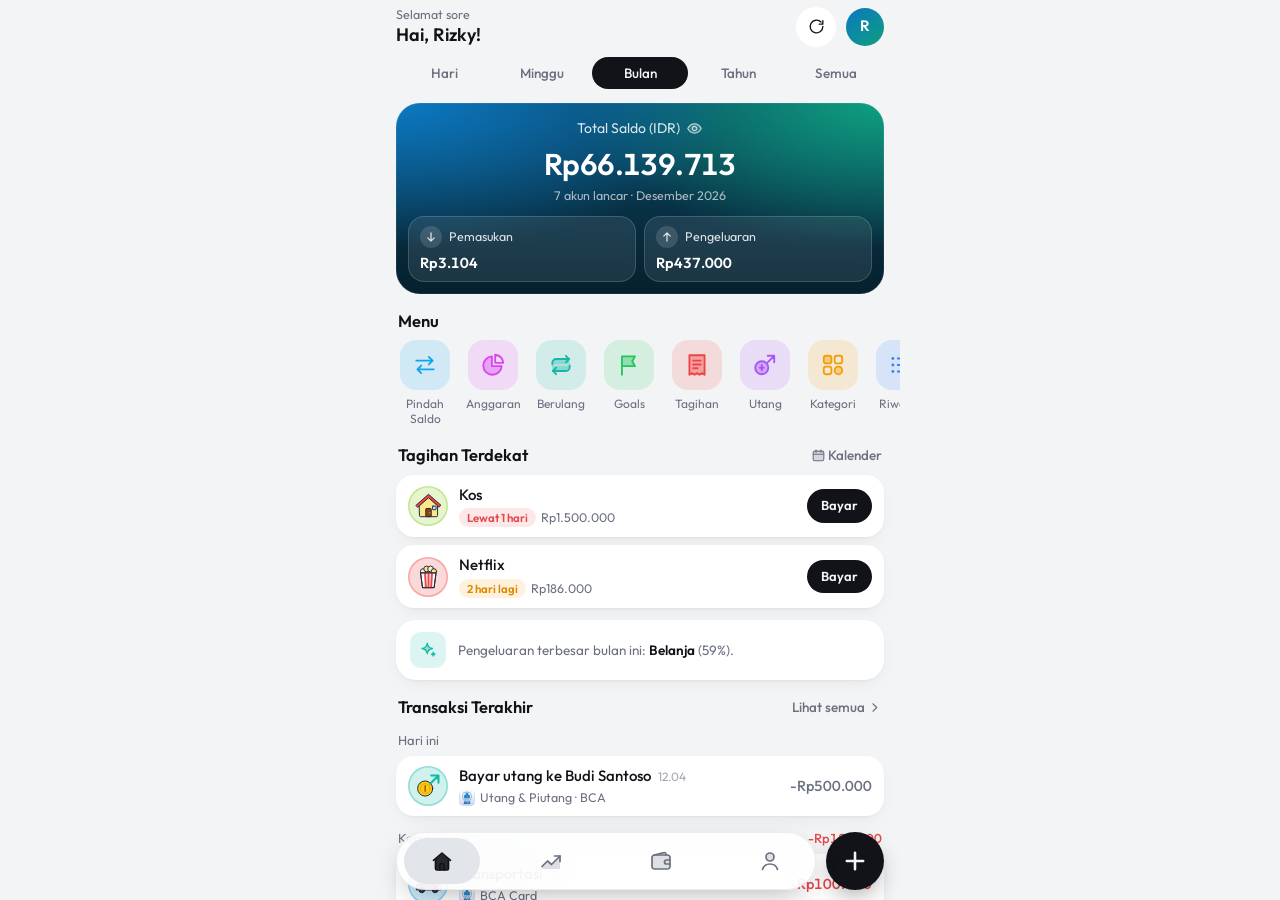
<file: dompetku-gas/Index.html>
<!DOCTYPE html>
<html lang="id">
<head>
<base target="_top">
<meta charset="utf-8">
<meta name="viewport" content="width=device-width, initial-scale=1, maximum-scale=1, user-scalable=no, viewport-fit=cover">
<meta name="format-detection" content="telephone=no">
<!--PWA-->
<title>DompetKu</title>
<link rel="preconnect" href="https://fonts.googleapis.com">
<link rel="preconnect" href="https://fonts.gstatic.com" crossorigin>
<link href="https://fonts.googleapis.com/css2?family=Outfit:wght@400;500;600;700&display=swap" rel="stylesheet">
<style>
:root{
  --bg:#F3F4F6; --card:#FFFFFF; --card2:#ECEEF1; --card3:#E2E5EA; --text:#111318; --sub:#6B7080; --mute:#A3A7B2;
  --line:rgba(17,19,24,.07); --accent:#0E9384; --inc:#16A34A; --exp:#E5484D; --warn:#E08A00;
  --nav:rgba(255,255,255,.86); --shadow:0 1px 2px rgba(17,19,24,.04),0 6px 20px -8px rgba(17,19,24,.10);
  --hero:radial-gradient(120% 130% at 0% 0%,#0B78C2 0%,rgba(11,120,194,0) 58%),radial-gradient(110% 130% at 100% 0%,#0E9F7E 0%,rgba(14,159,126,0) 58%),linear-gradient(180deg,#0B4664 0%,#06202D 100%);
  --sat:env(safe-area-inset-top,0px); --sab:env(safe-area-inset-bottom,0px);
  color-scheme:light;
}
html[data-theme=dark]{
  --bg:#0C0D10; --card:#16171B; --card2:#1F2025; --card3:#2A2B31; --text:#F2F3F5; --sub:#8C8F99; --mute:#55585F;
  --line:rgba(255,255,255,.06); --accent:#2CC4B0; --inc:#34D27B; --exp:#F05A66; --warn:#F5A524;
  --nav:rgba(30,31,36,.82); --shadow:none; color-scheme:dark;
}
@media (prefers-color-scheme:dark){
  html:not([data-theme=light]){
    --bg:#0C0D10; --card:#16171B; --card2:#1F2025; --card3:#2A2B31; --text:#F2F3F5; --sub:#8C8F99; --mute:#55585F;
    --line:rgba(255,255,255,.06); --accent:#2CC4B0; --inc:#34D27B; --exp:#F05A66; --warn:#F5A524;
    --nav:rgba(30,31,36,.82); --shadow:none; color-scheme:dark;
  }
}
*{box-sizing:border-box;-webkit-tap-highlight-color:transparent;margin:0;padding:0}
html,body{background:var(--bg);color:var(--text);height:100%;overflow:hidden}
/* Apps Script menampilkan halaman di dalam iframe; di iOS iframe melebar mengikuti isi.
   Semua isi ditaruh di satu kontainer scroll yang fixed agar lebar tidak pernah melebihi layar. */
body{position:fixed;inset:0;width:100%;font:14.5px/1.35 Outfit,-apple-system,BlinkMacSystemFont,"Segoe UI",Roboto,sans-serif;-webkit-font-smoothing:antialiased;-webkit-text-size-adjust:100%}
html.pwa,html.pwa body{height:var(--appH)}
html.pwa body{bottom:auto}
#scroll{position:absolute;inset:0;overflow-x:hidden;overflow-y:auto;-webkit-overflow-scrolling:touch;overscroll-behavior-y:contain}
body.locked #scroll{overflow-y:hidden}
/* --gx: kelebihan lebar iframe dibanding layar HP (banner Google). Dipakai sebagai margin aman kiri-kanan
   agar isi tetap utuh baik saat halaman luar bergeser (keyboard iOS) maupun tidak. */
:root{--gx:0px;--px:calc(16px + var(--gx))}
button{font:inherit;color:inherit;background:none;border:0;cursor:pointer;text-align:inherit}
button:disabled{opacity:.35}
input,select,textarea{font:inherit;color:inherit;font-size:16px}
b,.num{font-variant-numeric:tabular-nums}
.inc{color:var(--inc)} .exp{color:var(--exp)}

/* ikon */
.i{display:block;flex-shrink:0;fill:none;stroke:currentColor;stroke-width:1.7;stroke-linecap:round;stroke-linejoin:round}
.i .f{fill:currentColor;opacity:.22;stroke:none}
.i .s{fill:currentColor;stroke:none}
.i.b{stroke-width:2.2}
.tile{width:40px;height:40px;border-radius:13px;display:grid;place-items:center;flex-shrink:0}
.tile .f{opacity:.38}
.tile.sm{width:36px;height:36px;border-radius:11px}
.tile.lg{width:50px;height:50px;border-radius:16px}
.tile.ic{border-radius:50%}
.logo{width:46px;height:46px;flex-shrink:0;display:block;object-fit:contain}
.logo.sm{width:38px;height:38px}.logo.lg{width:60px;height:60px}.logo.xs{width:32px;height:32px}
.logo.mini{width:16px;height:16px}
.logo.mn,.tile.mn{width:18px;height:18px}
.lgrid .up{display:flex;flex-direction:column;align-items:center;justify-content:center;gap:2px;background:var(--card2);color:var(--sub)}
.lgrid .up small{font-size:10px}
.cal{padding:12px 8px 8px}
.cw,.c7{display:grid;grid-template-columns:repeat(7,1fr);gap:3px}
.cw span{text-align:center;font-size:11.5px;color:var(--sub);padding-bottom:6px}
.cd{border-radius:12px;display:flex;flex-direction:column;align-items:center;padding:6px 0 5px;gap:4px;min-width:0;min-height:50px}
.cd .cn{font-size:13.5px;font-weight:500;min-width:24px;height:22px;line-height:22px;text-align:center;border-radius:99px}
.cd .ce{display:flex;align-items:center;justify-content:center;gap:1px;min-height:18px}
.cd .ce i{display:block}
.cd .ce i.paid{opacity:.4}
.cd .ce em{font-style:normal;font-size:9.5px;color:var(--sub);margin-left:1px}
.cd .cx{font-size:9.5px;font-weight:600;line-height:1;letter-spacing:-.02em;font-variant-numeric:tabular-nums;max-width:100%;overflow:hidden;white-space:nowrap}
.cd .cx.exp{color:var(--exp)} .cd .cx.inc{color:var(--inc)}
.cd.has{background:var(--heat)}
.cd.has.sel{background:var(--card3)}
.cal-sum{display:grid;grid-template-columns:1fr 1fr 1fr;gap:8px}
.cal-sum>div{background:var(--card);border-radius:14px;padding:9px 11px;min-width:0}
.cal-sum small{display:block;font-size:11px;color:var(--sub)}
.cal-sum b{display:block;font-size:14px;font-weight:600;font-variant-numeric:tabular-nums;white-space:nowrap;overflow:hidden;text-overflow:ellipsis}
.cd.today .cn{background:var(--text);color:var(--bg)}
.cd.sel{background:var(--card3)}
.cd.late .cn{color:var(--exp)}
.cd.today.late .cn{color:var(--bg);background:var(--exp)}
.due.paid{background:rgba(52,210,123,.15);color:var(--inc)}
.due.auto{background:rgba(44,196,176,.14);color:var(--accent)}
.tile.xs{width:30px;height:30px}
.art{display:block;flex-shrink:0;overflow:visible}

/* header */
#hdr{position:sticky;top:0;z-index:20;background:var(--bg);padding-top:var(--sat)}
.hd{max-width:calc(520px + 2 * var(--gx));margin:0 auto;display:flex;align-items:center;gap:10px;padding:6px var(--px);min-height:52px}
.hd h1{flex:1;text-align:center;font-size:19px;font-weight:600;letter-spacing:-.01em}
.hside{width:40px;display:flex;justify-content:center;flex-shrink:0}
.hbtn{position:relative;width:40px;height:40px;border-radius:50%;display:grid;place-items:center;color:var(--text);background:var(--card)}
.hbtn .sync-badge{position:absolute;top:1px;right:1px;min-width:16px;height:16px;padding:0 4px;border-radius:99px;background:#F59E0B;color:#0C0D10;font-size:10px;font-weight:700;display:grid;place-items:center;line-height:1;pointer-events:none}
.sync-bar{display:flex;align-items:center;justify-content:space-between;gap:8px;margin:0 0 12px;padding:9px 12px;border-radius:14px;background:rgba(245,158,11,.12);border:1px solid rgba(245,158,11,.28);color:#F59E0B;font-size:12.5px;font-weight:500;cursor:pointer}
.sync-bar.syncing{background:rgba(14,165,233,.12);border-color:rgba(14,165,233,.28);color:#0EA5E9}
.sync-bar .sb-info{display:flex;align-items:center;gap:7px;min-width:0}
.sync-bar .sb-info .i{flex-shrink:0}
.sync-bar .sb-info span{white-space:nowrap;overflow:hidden;text-overflow:ellipsis}
.sync-bar .sb-btn{flex-shrink:0;font-size:11.5px;font-weight:600;text-decoration:underline}
.hbtn.plain{background:none}
.hd.w2 .hside{width:84px;gap:4px}
.hd.w2 .hside:first-child{justify-content:flex-start}
.hd.w2 .hside:last-child{justify-content:flex-end}
.hbtn.spinning .i{animation:rot .8s linear infinite}
.greet{flex:1;min-width:0}
.greet small{display:block;font-size:12.5px;color:var(--sub)}
.greet b{display:block;font-size:18px;font-weight:600;white-space:nowrap;overflow:hidden;text-overflow:ellipsis}
.avatar{width:38px;height:38px;border-radius:50%;background:linear-gradient(140deg,#0B78C2,#0E9F7E);color:#fff;display:grid;place-items:center;font-weight:600;font-size:15px;flex-shrink:0}

#app{max-width:calc(520px + 2 * var(--gx));margin:0 auto;padding:4px var(--px) calc(104px + var(--sab))}
.fade{animation:fade .22s ease}
@keyframes fade{from{opacity:0;transform:translateY(4px)}to{opacity:1;transform:none}}

/* chip periode & segmen */
.periods{display:flex;gap:2px;margin:0 0 14px}
.menu::-webkit-scrollbar,.chips::-webkit-scrollbar{display:none}
.periods button{flex:1 1 0;min-width:0;padding:7px 0;border-radius:99px;font-size:13.5px;font-weight:500;color:var(--sub);text-align:center}
.periods button.on{background:var(--text);color:var(--bg)}
.seg{display:flex;background:var(--card);border-radius:99px;padding:4px;gap:2px}
.seg button{flex:1;text-align:center;font-size:13.5px;font-weight:500;padding:7px 6px;border-radius:99px;color:var(--sub);white-space:nowrap}
.seg button.on{background:var(--card3);color:var(--text)}
.seg.inline{display:inline-flex;margin:0 auto}
.center{display:flex;justify-content:center}
.tog{display:grid;grid-template-columns:1fr 1fr;gap:6px;background:var(--card);border-radius:16px;padding:5px}
.tog button{padding:11px;border-radius:12px;text-align:center;font-weight:500;color:var(--sub);border:1px solid transparent}
.tog button.on.exp{color:var(--exp);background:rgba(240,90,102,.12);border-color:rgba(240,90,102,.45)}
.tog button.on.inc{color:var(--inc);background:rgba(52,210,123,.12);border-color:rgba(52,210,123,.45)}
.pnav{display:flex;align-items:center;justify-content:space-between;margin:16px 0 14px}
.pnav b{font-size:17px;font-weight:600}
.pnav button{width:38px;height:38px;border-radius:50%;display:grid;place-items:center;color:var(--text)}

/* hero */
.hero{position:relative;overflow:hidden;border-radius:24px;padding:16px 12px 12px;background:var(--hero);color:#fff;text-align:center}
.hero:after{content:"";position:absolute;inset:0;border-radius:inherit;border:1px solid rgba(255,255,255,.08);pointer-events:none}
.hero-cap{display:flex;align-items:center;justify-content:center;gap:6px;font-size:14px;opacity:.85}
.hero-cap .i{opacity:.85}
.hero-amt{font-size:30px;font-weight:600;letter-spacing:-.02em;margin:6px 0 2px;font-variant-numeric:tabular-nums}
.hero-sub{font-size:12.5px;opacity:.65}
.hchip{display:inline-flex;align-items:center;gap:5px;margin-top:10px;font-size:12.5px;font-weight:500;padding:5px 11px;border-radius:99px;background:rgba(255,255,255,.12);border:1px solid rgba(255,255,255,.16)}
.glass{display:grid;grid-template-columns:1fr 1fr;gap:8px;margin-top:12px;text-align:left}
.gl{background:rgba(255,255,255,.09);border:1px solid rgba(255,255,255,.16);border-radius:16px;padding:9px 11px;min-width:0;backdrop-filter:blur(6px);-webkit-backdrop-filter:blur(6px)}
.gl-h{display:flex;align-items:center;gap:7px;font-size:12.5px;opacity:.85}
.gl-h i{width:22px;height:22px;border-radius:50%;background:rgba(255,255,255,.16);display:grid;place-items:center}
.gl b{display:block;font-size:14.5px;font-weight:600;margin-top:5px;white-space:nowrap;overflow:hidden;text-overflow:ellipsis}
.gl.mini small{display:block;font-size:11.5px;opacity:.75}
.gl.mini b{margin-top:3px;font-size:14.5px}

/* section & list */
.sec{display:flex;align-items:center;justify-content:space-between;gap:8px;margin:16px 2px 8px}
.sec h3{font-size:16.5px;font-weight:600}
.sec .lk{font-size:13.5px;color:var(--sub);font-weight:500;display:flex;align-items:center;gap:2px}
.sec .sum{font-size:13px;color:var(--sub);font-weight:500}
.menu{display:flex;gap:10px;overflow-x:auto;margin:0 calc(-1 * var(--px));padding:0 var(--px) 2px;scroll-snap-type:x mandatory;scroll-padding:0 var(--px)}
.menu button{scroll-snap-align:start;display:flex;flex-direction:column;align-items:center;gap:7px;font-size:12.5px;line-height:1.2;color:var(--sub);flex-shrink:0;width:58px;text-align:center;font-size:12px}
.menu button:active .tile{transform:scale(.93)}
.stack{display:flex;flex-direction:column;gap:8px}
.tx,.wrow{display:flex;align-items:center;gap:11px;width:100%;padding:10px 12px;background:var(--card);border-radius:18px;box-shadow:var(--shadow);text-align:left}
.tx:active,.wrow:active{background:var(--card2)}
.tx-m{flex:1;min-width:0;display:flex;flex-direction:column;gap:3px;text-align:left}
.tx-t{display:flex;align-items:baseline;gap:7px;min-width:0}
.tx-t b{font-size:15px;font-weight:500;white-space:nowrap;overflow:hidden;text-overflow:ellipsis}
.tx-t time{font-size:12px;color:var(--mute);flex-shrink:0}
.tx-s{display:flex;align-items:center;gap:5px;font-size:12.5px;color:var(--sub);white-space:nowrap;overflow:hidden;min-width:0}
.tx-s span{overflow:hidden;text-overflow:ellipsis}
.tx-a{font-size:14.5px;font-weight:500;white-space:nowrap;font-variant-numeric:tabular-nums}
.tx-a.exp{color:var(--exp)} .tx-a.inc{color:var(--inc)} .tx-a.trf{color:var(--sub)}
.dh{display:flex;justify-content:space-between;align-items:baseline;gap:8px;margin:14px 2px 6px;font-size:13px;color:var(--sub)}
.dh:first-child{margin-top:4px}
.dh b{font-weight:500;font-size:13px;white-space:nowrap}
.cap2{font-size:11.5px;color:var(--sub);letter-spacing:.04em}
.wr{text-align:right;display:flex;flex-direction:column;align-items:flex-end;gap:2px;flex-shrink:0}
.wr small{font-size:11.5px;color:var(--sub)}
.wr b{font-size:15px;font-weight:600;white-space:nowrap}
.wbar{display:block;height:4px;border-radius:9px;background:var(--card3);overflow:hidden;margin-top:4px;max-width:150px}
.wbar i{display:block;height:100%;border-radius:9px}
.pl{font-size:11.5px;font-weight:600;padding:1px 7px;border-radius:99px}
.pl.up{color:var(--inc);background:rgba(52,210,123,.13)} .pl.dn{color:var(--exp);background:rgba(240,90,102,.13)}
.badge{display:inline-grid;place-items:center;width:20px;height:20px;border-radius:6px;background:rgba(52,210,123,.15);color:var(--inc);flex-shrink:0;align-self:center}
.due{font-size:11.5px;font-weight:600;padding:2px 8px;border-radius:99px;background:var(--card2);color:var(--sub);white-space:nowrap;flex-shrink:0}
.due.soon{background:rgba(245,165,36,.15);color:var(--warn)}
.due.late{background:rgba(240,90,102,.14);color:var(--exp)}
.pay{padding:8px 14px;border-radius:99px;background:var(--text);color:var(--bg);font-weight:600;font-size:13px;flex-shrink:0}
.card{background:var(--card);border-radius:22px;box-shadow:var(--shadow)}
.pad{padding:16px}
.mt{margin-top:12px}
.empty{padding:30px 20px;text-align:center;color:var(--sub);display:flex;flex-direction:column;align-items:center;gap:4px;background:var(--card);border-radius:22px}
.empty .tile{background:var(--card2);color:var(--mute);margin-bottom:6px}
.empty b{color:var(--text);font-weight:600}
.empty small{font-size:13px}
.insight{display:flex;align-items:center;gap:12px;padding:12px 14px;border-radius:20px;margin-top:12px;background:var(--card);box-shadow:var(--shadow)}
.insight p{flex:1;font-size:13.5px;line-height:1.4;color:var(--sub)}
.insight p b{color:var(--text);font-weight:600}
.prog{height:6px;border-radius:9px;background:var(--card3);overflow:hidden}
.prog i{display:block;height:100%;border-radius:9px;transition:width .4s}
.prog.lg{height:9px}
.top2{display:flex;justify-content:space-between;gap:8px;align-items:center}
.pct{font-size:13px;color:var(--sub);font-weight:500;white-space:nowrap}
.hint{font-size:12.5px;color:var(--sub);margin:8px 6px 0;line-height:1.45}
.link-btn{display:block;width:100%;text-align:center;color:var(--sub);font-weight:500;font-size:13.5px;padding:14px}
.search{display:flex;align-items:center;gap:8px;background:var(--card);border-radius:16px;padding:0 14px;color:var(--mute);margin-bottom:12px}
.search input{flex:1;border:0;background:none;outline:0;padding:12px 0;color:var(--text)}
.search input::-webkit-search-cancel-button{display:none}
.chips{display:flex;gap:7px;overflow-x:auto;margin:12px calc(-1 * var(--px)) 0;padding:0 var(--px);scrollbar-width:none}
.chip{flex-shrink:0;display:flex;align-items:center;gap:6px;font-size:13px;font-weight:500;padding:7px 12px;border-radius:99px;background:var(--card);color:var(--sub)}
.chip i{width:8px;height:8px;border-radius:50%}
.chip.on{background:var(--text);color:var(--bg)}
.pill{display:inline-flex;align-items:center;gap:6px;margin-top:10px;font-size:13px;font-weight:500;padding:5px 6px 5px 12px;border-radius:99px;background:var(--card3)}
.strip{display:grid;grid-template-columns:repeat(3,1fr);background:var(--card);border-radius:20px;box-shadow:var(--shadow);padding:12px 4px}
.strip>div{text-align:center;position:relative;min-width:0;padding:0 4px}
.strip>div+div:before{content:"";position:absolute;left:0;top:4px;bottom:4px;width:1px;background:var(--line)}
.strip small{display:block;font-size:11.5px;color:var(--sub);margin-bottom:3px}
.strip b{font-size:14px;font-weight:600;white-space:nowrap;overflow:hidden;text-overflow:ellipsis;display:block}

/* statistik */
.donut-wrap{display:flex;justify-content:center;padding:22px 0 18px}
.donut{position:relative;width:min(64vw,240px);aspect-ratio:1}
.donut svg{width:100%;height:100%;transform:rotate(-90deg)}
.dc{position:absolute;inset:0;display:flex;flex-direction:column;align-items:center;justify-content:center;text-align:center}
.dc small{font-size:13px;color:var(--sub)}
.dc b{font-size:21px;font-weight:600;margin-top:2px}
.dc em{font-style:normal;font-size:12px;margin-top:3px;color:var(--sub)}
.crow{display:flex;align-items:center;gap:12px;width:100%;padding:12px 14px;background:var(--card);border-radius:18px;box-shadow:var(--shadow)}
.crow .nm{width:96px;font-size:14.5px;line-height:1.2;text-align:left;flex-shrink:0}
.crow .prog{flex:1}
.crow .pct{width:42px;text-align:right}
.bars{position:relative;display:flex;align-items:flex-end;gap:3px;height:130px;padding-top:10px}
.bars .b{flex:1;display:flex;flex-direction:column;height:100%;align-items:center;gap:6px;min-width:0}
.bars .bw{flex:1;width:100%;display:flex;align-items:flex-end;justify-content:center}
.bars .b i{display:block;width:100%;max-width:22px;border-radius:5px 5px 2px 2px;min-height:2px;opacity:.85}
.bars .b.cur i{opacity:1}
.bars .b span{font-size:10.5px;color:var(--sub);height:12px;line-height:12px}
.avgline{position:absolute;left:0;right:0;border-top:1.5px dashed var(--mute)}
.legend{display:flex;justify-content:space-between;gap:10px;margin-top:10px;font-size:12.5px;color:var(--sub)}
.legend b{color:var(--text);font-weight:600}
.gstack{display:flex;height:10px;border-radius:99px;overflow:hidden;background:var(--card3);gap:2px}
.gstack i{display:block;height:100%}
.glegend{display:grid;grid-template-columns:1fr 1fr;gap:8px 12px;margin-top:12px}
.glegend span{display:flex;align-items:center;gap:7px;font-size:12.5px;color:var(--sub)}
.glegend i{width:8px;height:8px;border-radius:50%;flex-shrink:0}
.glegend b{color:var(--text);font-weight:600;margin-left:auto}

/* profil */
.prof{display:flex;align-items:center;gap:14px;padding:16px;background:var(--card);border-radius:22px;box-shadow:var(--shadow)}
.prof .avatar{width:56px;height:56px;font-size:20px}
.prof b{display:block;font-size:18px;font-weight:600}
.prof small{color:var(--sub);font-size:13px}
.group{background:var(--card);border-radius:20px;box-shadow:var(--shadow);overflow:hidden}
.row{display:flex;align-items:center;gap:12px;width:100%;padding:11px 14px;position:relative;min-height:56px;text-decoration:none;color:inherit;text-align:left}
.row+.row:before,.field+.field:before{content:"";position:absolute;top:0;left:62px;right:0;height:1px;background:var(--line)}
.field+.field:before{left:14px}
.row:active{background:var(--card2)}
.rm{flex:1;min-width:0;display:flex;flex-direction:column;gap:1px}
.rt{font-weight:500;font-size:15px;white-space:nowrap;overflow:hidden;text-overflow:ellipsis}
.rs{font-size:12.5px;color:var(--sub);white-space:nowrap;overflow:hidden;text-overflow:ellipsis}
.ra{font-size:13.5px;color:var(--sub);white-space:nowrap}
.chev{color:var(--mute)}
.glabel{font-size:12.5px;color:var(--sub);margin:20px 6px 8px;font-weight:500}

/* goals */
.goal{padding:14px;background:var(--card);border-radius:22px;box-shadow:var(--shadow);display:flex;flex-direction:column;gap:12px;width:100%;text-align:left}
.goal-h{display:flex;align-items:center;gap:12px}
.goal .meta{display:flex;justify-content:space-between;font-size:12.5px;color:var(--sub);gap:8px}
.goal .meta b{color:var(--text);font-weight:600}
.gacts{display:flex;gap:8px}
.gacts button{flex:1;padding:10px;border-radius:14px;background:var(--card2);font-weight:500;font-size:13.5px;display:flex;align-items:center;justify-content:center;gap:6px}
.gacts button.pri{background:var(--text);color:var(--bg)}

/* navbar */
#nav{position:absolute;left:0;right:0;bottom:calc(10px + var(--sab));z-index:30;display:flex;justify-content:center;pointer-events:none;padding:0 var(--px)}
.nav-in{display:flex;gap:10px;width:100%;max-width:488px}
.nav-pill{pointer-events:auto;flex:1;height:58px;border-radius:29px;background:var(--nav);backdrop-filter:saturate(170%) blur(22px);-webkit-backdrop-filter:saturate(170%) blur(22px);
  border:1px solid var(--line);display:flex;align-items:center;justify-content:space-between;padding:0 7px;box-shadow:0 10px 30px -10px rgba(0,0,0,.35)}
.nav-pill button{flex:1;max-width:76px;height:46px;border-radius:23px;display:grid;place-items:center;color:var(--sub);transition:background .2s,color .2s}
.nav-pill button.on{background:var(--card3);color:var(--text)}
.nav-pill button.on .f{opacity:.9}
.nav-fab{pointer-events:auto;width:58px;height:58px;border-radius:50%;background:var(--text);color:var(--bg);display:grid;place-items:center;flex-shrink:0;
  box-shadow:0 10px 26px -8px rgba(0,0,0,.45);transition:transform .15s}
.nav-fab:active{transform:scale(.92)}

/* sheet */
.layer{position:absolute;inset:0;z-index:40}
.backdrop{position:absolute;inset:0;background:rgba(0,0,0,.45);opacity:0;transition:opacity .3s}
.sheet{position:absolute;left:0;right:0;bottom:0;margin:0 auto;max-width:calc(520px + 2 * var(--gx));max-height:calc(100% - var(--sat) - 10px);
  background:var(--bg);border-radius:26px 26px 0 0;display:flex;flex-direction:column;transform:translateY(100%);transition:transform .34s cubic-bezier(.32,.72,0,1)}
.layer.show .backdrop{opacity:1}
.layer.show .sheet{transform:none}
.sh-top{flex-shrink:0;touch-action:none}
.grab{width:38px;height:5px;border-radius:9px;background:var(--mute);opacity:.6;margin:8px auto 0}
.sh-head{display:grid;grid-template-columns:1fr auto 1fr;align-items:center;padding:4px calc(12px + var(--gx)) 6px}
.sh-title{font-weight:600;font-size:16.5px;text-align:center}
.sh-btn{padding:8px 4px;color:var(--sub);font-size:15px;font-weight:500;justify-self:start}
.sh-btn.strong{justify-self:end;background:var(--text);color:var(--bg);padding:8px 16px;border-radius:99px;font-weight:600;font-size:14px}
.sh-body{overflow-y:auto;-webkit-overflow-scrolling:touch;padding:2px var(--px) calc(24px + var(--sab));overscroll-behavior:contain}
.sh-body.has-foot{padding-bottom:16px}
.sh-foot{flex-shrink:0;padding:10px var(--px) calc(12px + var(--sab));background:var(--bg);border-top:1px solid var(--line)}
.btn.big{padding:14px;font-size:16px;border-radius:16px}
.kpad{display:grid;grid-template-columns:repeat(3,1fr);gap:6px;margin-bottom:10px}
.kpad.hide{display:none}
.kpad button{height:46px;border-radius:14px;background:var(--card);font-size:23px;font-weight:500;display:grid;place-items:center;font-variant-numeric:tabular-nums}
.kpad button:active{background:var(--card3)}
.amt input[readonly]{cursor:default;-webkit-user-select:none;user-select:none}
@media (max-height:700px){.kpad button{height:42px;font-size:21px}}
.flabel{font-size:12.5px;font-weight:500;color:var(--sub);margin:14px 6px 7px}
.field{display:flex;align-items:center;gap:10px;padding:0 14px;min-height:52px;position:relative}
.field label{flex-shrink:0;font-weight:500}
.field input,.field select{flex:1;min-width:0;border:0;background:none;outline:0;text-align:right;padding:13px 0;-webkit-appearance:none;appearance:none;color:var(--sub)}
.field select{direction:rtl;text-overflow:ellipsis}
.field select option,.field select optgroup{direction:ltr}
.field input[type=date]{display:flex;justify-content:flex-end}
.field input::-webkit-date-and-time-value{text-align:right}
.field.full input{text-align:left;color:var(--text)}
.amt-box{background:var(--card);border-radius:20px;padding:12px 14px 10px;text-align:center;margin-top:10px}
.amt-box small{font-size:12.5px;color:var(--sub)}
.amt{display:flex;align-items:center;justify-content:center;gap:4px;margin-top:2px}
.amt span{font-size:22px;font-weight:500;color:var(--sub)}
.amt input{width:1ch;min-width:1ch;max-width:calc(100% - 40px);padding-right:2px;border:0;background:none;outline:0;font-size:38px;font-weight:600;text-align:center;caret-color:var(--accent);font-variant-numeric:tabular-nums}
.amt-box.exp .amt input{color:var(--exp)} .amt-box.inc .amt input{color:var(--inc)}
.cgrid{display:grid;grid-template-columns:repeat(4,1fr);gap:8px}
.deck2{position:relative;isolation:isolate;touch-action:none;user-select:none;-webkit-user-select:none}
.deck2 .lcard{position:absolute;left:0;right:0;top:0;transform-origin:50% 0;will-change:transform,opacity;backface-visibility:hidden}
.lc-body{position:absolute;inset:0;padding:16px 18px;display:flex;flex-direction:column;justify-content:space-between;z-index:1}
.lc-peek{position:absolute;left:0;right:0;top:0;padding:9px 18px;display:flex;justify-content:space-between;font-size:12.5px;font-weight:600;letter-spacing:.04em;text-transform:uppercase;z-index:2;opacity:0;pointer-events:none}
.lc-peek span:last-child{font-weight:500;letter-spacing:0;text-transform:none;opacity:.92}
.peek{position:absolute;left:0;right:0;height:56px;border-radius:20px 20px 0 0;display:flex;justify-content:space-between;align-items:flex-start;padding:10px 18px;color:#fff;font-size:12.5px;font-weight:600;letter-spacing:.04em;text-transform:uppercase;box-shadow:0 -2px 10px rgba(0,0,0,.18)}
.peek span:last-child{font-weight:500;letter-spacing:0;text-transform:none;opacity:.9}
.lcard{position:relative;height:186px;border-radius:22px;color:#fff;padding:16px 18px;display:flex;flex-direction:column;justify-content:space-between;overflow:hidden;cursor:pointer;
  box-shadow:0 16px 28px -16px rgba(0,0,0,.6),0 -2px 10px rgba(0,0,0,.15)}
.lcard:before{content:"";position:absolute;width:190px;height:190px;border-radius:50%;background:rgba(255,255,255,.1);left:-60px;top:-80px}
.lcard:after{content:"";position:absolute;width:170px;height:170px;border-radius:50%;background:rgba(255,255,255,.08);right:-40px;bottom:-70px}
.lc-top{display:flex;align-items:center;gap:12px;position:relative;z-index:1}
.lc-ic{width:44px;height:44px;border-radius:13px;background:#fff;display:grid;place-items:center;flex-shrink:0;overflow:hidden}
.lc-top b{flex:1;font-size:16px;font-weight:700;letter-spacing:.03em;text-transform:uppercase;white-space:nowrap;overflow:hidden;text-overflow:ellipsis}
.lc-type{display:flex;align-items:center;gap:5px;font-size:11.5px;font-weight:600;letter-spacing:.05em;text-transform:uppercase;opacity:.92}
.lc-body>div:last-child{position:relative;z-index:1}
.lcard small{font-size:11px;font-weight:600;letter-spacing:.07em;opacity:.8}
.lc-amt{font-size:28px;font-weight:700;margin-top:1px;font-variant-numeric:tabular-nums}
.dots{display:flex;justify-content:center;gap:5px;margin-top:10px}
.dots i{width:6px;height:6px;border-radius:9px;background:var(--mute);opacity:.5;transition:all .2s}
.dots i.on{width:18px;background:var(--accent);opacity:1}
.swap-in{animation:swapin .3s cubic-bezier(.32,.72,0,1)}
@keyframes swapin{from{transform:translateY(-16px) scale(.97);opacity:.5}to{transform:none;opacity:1}}
.swap-up{animation:swapup .3s cubic-bezier(.32,.72,0,1)}
@keyframes swapup{from{transform:translateY(22px) scale(.97);opacity:.5}to{transform:none;opacity:1}}
.cchips{display:flex;gap:6px;overflow-x:auto;margin:10px calc(-1 * var(--px)) 0;padding:0 var(--px) 2px;scrollbar-width:none}
.cchips::-webkit-scrollbar{display:none}
.cchips.wrap{flex-wrap:wrap;overflow:visible}
.cch{flex-shrink:0;display:flex;align-items:center;gap:7px;padding:5px 12px 5px 5px;border-radius:99px;background:var(--card);border:1.5px solid transparent;font-size:13px;color:var(--sub);white-space:nowrap}
.cch.on{border-color:var(--text);color:var(--text)}
.cch.more{padding:7px 12px;color:var(--accent)}
.tile.xs .art{width:20px;height:20px}
.metas{display:flex;gap:6px;flex-wrap:wrap;margin-top:10px}
.meta{position:relative;display:flex;align-items:center;gap:6px;padding:8px 11px;border-radius:12px;background:var(--card);font-size:13px;color:var(--text);max-width:100%;min-width:0}
.meta span{white-space:nowrap;overflow:hidden;text-overflow:ellipsis}
.meta>.i:last-of-type{color:var(--mute)}
.meta select,.meta input[type=date]{position:absolute;inset:0;opacity:0;width:100%;height:100%;font-size:16px}
.meta.fee input{width:76px;border:0;background:none;outline:0;color:var(--text);font-size:16px;padding:0}
.meta.fee span{color:var(--sub)}
.irow{display:flex;align-items:center;gap:11px;background:var(--card);border-radius:16px;padding:11px 13px;width:100%;text-align:left;color:var(--text)}
.irow>.i{color:var(--sub);flex-shrink:0}
.irow>span{flex:1;min-width:0;display:flex;flex-direction:column;gap:2px}
.irow b{font-size:14px;font-weight:600}
.irow small{font-size:12px;color:var(--sub)}
.irow em{font-style:normal;font-weight:600;font-size:14px;white-space:nowrap}
.ih{display:flex;align-items:center;gap:10px;padding:10px 14px;border-bottom:1px solid var(--line)}
.ih:last-child{border-bottom:0}
.ih span{flex:1;display:flex;flex-direction:column;gap:1px;min-width:0}
.ih b{font-size:14px;font-weight:500}
.ih small{font-size:12px;color:var(--sub)}
.ih em{font-style:normal;font-weight:600;font-size:14px;font-variant-numeric:tabular-nums}
.ibox{margin:8px 6px 0;font-size:12.5px;color:var(--sub);line-height:1.5}
.ibox b{color:var(--text);font-weight:600}
.ibox .btn{margin-top:8px;height:40px;font-size:14px}
.tv{display:flex;flex-direction:column;align-items:center;text-align:center;gap:4px;padding:6px 0 2px}
.tv-amt{font-size:32px;font-weight:600;margin-top:6px;font-variant-numeric:tabular-nums}
.tv-amt.exp{color:var(--exp)} .tv-amt.inc{color:var(--inc)}
.tv-cat{font-size:14px;color:var(--sub)}
.tv-note{font-size:15px;margin-top:4px;max-width:90%;word-break:break-word}
.fv{flex:1;display:flex;align-items:center;justify-content:flex-end;gap:7px;text-align:right;color:var(--sub);min-width:0}
.fv span{white-space:nowrap;overflow:hidden;text-overflow:ellipsis}
.meta.hl{background:rgba(236,72,153,.14);color:#EC4899}
.meta.ph{padding:0;gap:0;overflow:hidden}
.meta.ph button{display:flex;align-items:center;gap:6px;padding:4px 10px 4px 4px;color:inherit;font-size:13px}
.meta.ph button:last-child{padding:8px 9px;color:var(--sub);border-left:1px solid var(--line)}
.meta.ph img{width:28px;height:28px;border-radius:8px;object-fit:cover}
.photo-view{padding:16px;background:rgba(0,0,0,.85)}
.photo-view img{max-width:100%;max-height:100%;border-radius:14px;object-fit:contain}
.wpick{display:flex;gap:8px;overflow-x:auto;margin:0 calc(-1 * var(--px));padding:2px var(--px);scrollbar-width:none}
.wpick::-webkit-scrollbar{display:none}
.wp{flex:0 0 auto;display:flex;align-items:center;gap:9px;padding:8px 12px 8px 8px;border-radius:16px;background:var(--card);border:1.5px solid transparent;text-align:left;max-width:200px}
.wp.on{border-color:var(--text)}
.wp b{display:block;font-size:13.5px;font-weight:500;white-space:nowrap;overflow:hidden;text-overflow:ellipsis}
.wp small{display:block;font-size:11.5px;color:var(--sub);white-space:nowrap}
.mprev{display:flex;flex-direction:column;gap:10px}
.mrow{display:flex;align-items:center;gap:10px;font-size:13.5px}
.mrow>span:not(.tile){flex:1;min-width:0;overflow:hidden;text-overflow:ellipsis;white-space:nowrap}
.tile.ic{flex:0 0 auto}
.mrow b{font-weight:500;white-space:nowrap;font-size:13px}
.mrow em{font-style:normal;font-weight:600}
.smart{display:flex;align-items:center;gap:10px;background:var(--card);border-radius:16px;padding:0 14px;margin-top:8px;color:var(--accent)}
.smart input{flex:1;min-width:0;border:0;background:none;outline:0;padding:12px 0;color:var(--text)}
.shint{display:flex;align-items:center;gap:7px;font-size:12px;color:var(--sub);margin:6px 6px 0}
.shint:empty{display:none}
.shint b{color:var(--text);font-weight:600}
.flabel.top2{display:flex}
.lk2{font-size:12.5px;color:var(--accent);font-weight:500}
.cg{display:flex;flex-direction:column;align-items:center;gap:6px;padding:10px 4px;border-radius:18px;background:var(--card);border:1.5px solid transparent;font-size:12px;color:var(--sub);text-align:center;line-height:1.2}
.cg span:last-child{display:-webkit-box;-webkit-line-clamp:2;-webkit-box-orient:vertical;overflow:hidden}
.cg.on{border-color:var(--text);color:var(--text)}
.cg.add .tile{background:var(--card2);color:var(--sub)}
.swatches{display:flex;flex-wrap:wrap;gap:10px;padding:14px}
.sw{width:30px;height:30px;border-radius:50%}
.sw.on{box-shadow:0 0 0 2px var(--card),0 0 0 4px var(--text)}
.igrid{display:grid;grid-template-columns:repeat(6,1fr);gap:6px;padding:12px}
.igrid button{aspect-ratio:1;border-radius:12px;display:grid;place-items:center;color:var(--sub)}
.igrid button.on{background:var(--card3);color:var(--text)}
.lgrid{display:grid;grid-template-columns:repeat(5,1fr);gap:8px;padding:12px}
.lgrid button{aspect-ratio:1;border-radius:14px;display:grid;place-items:center;border:1.5px solid transparent}
.lgrid button.on{border-color:var(--text)}
.lgrid .auto{font-size:11px;color:var(--sub);font-weight:500}
.btn{display:flex;align-items:center;justify-content:center;gap:8px;width:100%;padding:14px;border-radius:18px;font-weight:600;background:var(--card)}
.btn.danger{color:var(--exp)}
.btn.primary{background:var(--text);color:var(--bg)}
.btns{display:grid;grid-template-columns:1fr 1fr;gap:10px;margin-top:16px}
.toggle{position:relative;width:51px;height:31px;border-radius:99px;background:var(--card3);transition:background .2s;flex-shrink:0}
.toggle:after{content:"";position:absolute;left:2px;top:2px;width:27px;height:27px;border-radius:50%;background:#fff;box-shadow:0 2px 4px rgba(0,0,0,.25);transition:transform .2s}
.toggle.on{background:var(--inc)}
.toggle.on:after{transform:translateX(20px)}
.wd{border-radius:24px;padding:18px;color:#fff;position:relative;overflow:hidden;margin-top:4px}
.wd-h{display:flex;align-items:center;gap:11px;position:relative}
.wd-h .tile{background:rgba(255,255,255,.18);color:#fff}
.wd-h b{font-size:16px;font-weight:600}
.wd small{opacity:.75;font-size:12.5px}
.wd-b{font-size:30px;font-weight:600;margin-top:16px;position:relative;font-variant-numeric:tabular-nums}
.wacts{display:grid;grid-template-columns:repeat(3,1fr);gap:8px;margin-top:12px}
.wacts button{display:flex;flex-direction:column;align-items:center;gap:5px;padding:11px 0;background:var(--card);border-radius:18px;font-size:12.5px;font-weight:500}

/* alert, action sheet, toast */
.alert-layer{position:absolute;inset:0;z-index:80;background:rgba(0,0,0,.45);display:flex;align-items:center;justify-content:center;opacity:0;transition:opacity .2s;padding:30px}
.alert-layer.show{opacity:1}
.alert{width:290px;border-radius:22px;background:var(--card);overflow:hidden;text-align:center;transform:scale(1.06);transition:transform .2s}
.alert-layer.show .alert{transform:none}
.al-t{font-weight:600;padding:20px 16px 4px;font-size:16.5px}
.al-m{font-size:13.5px;color:var(--sub);padding:2px 20px 18px;line-height:1.45}
.al-b{display:grid;grid-template-columns:1fr 1fr;gap:8px;padding:0 14px 14px}
.al-b button{padding:12px;text-align:center;border-radius:14px;background:var(--card2);font-weight:600}
.al-b button+button{background:var(--text);color:var(--bg)}
.al-b button.danger{background:var(--exp);color:#fff}
.as-layer{align-items:flex-end;padding:10px 10px calc(10px + var(--sab))}
.as{width:100%;max-width:500px;transform:translateY(110%);transition:transform .3s cubic-bezier(.32,.72,0,1)}
.as-layer.show .as{transform:none}
.as-g{background:var(--card);border-radius:20px;overflow:hidden;margin-bottom:8px}
.as-g div{padding:13px;text-align:center;font-size:13px;color:var(--sub);border-bottom:1px solid var(--line)}
.as-g button{display:block;width:100%;text-align:center;padding:16px;font-size:16px;font-weight:500}
.as-g button+button{border-top:1px solid var(--line)}
.as-g button.danger{color:var(--exp)}
.as-g button.cancel{font-weight:600}
#toast{position:fixed;left:50%;top:calc(var(--sat) + 12px);transform:translate(-50%,-160%);z-index:100;background:var(--text);color:var(--bg);font-size:14px;font-weight:500;
  padding:10px 16px;border-radius:99px;display:flex;align-items:center;gap:8px;transition:transform .35s cubic-bezier(.32,.72,0,1);max-width:90vw;box-shadow:0 8px 24px rgba(0,0,0,.25)}
#toast{opacity:0;visibility:hidden;transition:transform .35s cubic-bezier(.32,.72,0,1),opacity .2s,visibility .35s}
#toast.show{transform:translate(-50%,0);opacity:1;visibility:visible}
#toast.err{background:var(--exp);color:#fff}

/* kunci & splash */
#lock,#splash{position:absolute;inset:0;z-index:90;background:var(--bg);display:flex;align-items:center;justify-content:center;transition:opacity .25s}
#lock.out,#splash.out{opacity:0;pointer-events:none}
.lk-in{display:flex;flex-direction:column;align-items:center;width:100%;max-width:300px}
.applogo{width:64px;height:64px;border-radius:22px;background:var(--hero);color:#fff;display:grid;place-items:center}
.lk-t{font-size:18px;font-weight:600;margin:16px 0 4px}
.pinsheet{display:flex;flex-direction:column;align-items:center;padding:10px 0 4px}
.pdots{display:flex;gap:16px;margin:14px 0 6px}
.pdots i{width:13px;height:13px;border-radius:50%;border:1.5px solid var(--text);transition:background .1s}
.pdots i.on{background:var(--text)}
.pdots.shake{animation:shake .38s}
@keyframes shake{20%,60%{transform:translateX(-9px)}40%,80%{transform:translateX(9px)}}
.pmsg{height:18px;font-size:13px;color:var(--exp);font-weight:500;margin-bottom:10px}
.pkeys{display:grid;grid-template-columns:repeat(3,72px);gap:14px 22px}
.pkeys button{width:72px;height:72px;border-radius:50%;background:var(--card);font-size:27px;font-weight:500;display:grid;place-items:center}
.pkeys button:active{background:var(--card3)}
.pkeys button[data-k=del]{background:none}
.sp-in{display:flex;flex-direction:column;align-items:center;gap:14px;color:var(--sub);font-size:13.5px;text-align:center}
.spin{width:22px;height:22px;border:2.5px solid var(--card3);border-top-color:var(--text);border-radius:50%;animation:rot .8s linear infinite}
@keyframes rot{to{transform:rotate(360deg)}}
@media (max-width:360px){
  :root{--px:calc(12px + var(--gx))}
  .hero{padding:18px 12px 12px}.hero-amt{font-size:28px}
  .glass{gap:8px}.gl{padding:10px}.gl b{font-size:14px}.gl-h{gap:5px;font-size:12px}.gl-h i{width:22px;height:22px}
  .tx,.wrow{padding:11px 12px;gap:10px}.tile{width:40px;height:40px;border-radius:13px}
  .tx-t b{font-size:14.5px}.tx-a{font-size:13.5px}.pay{padding:7px 11px}
  .periods button{font-size:13px}.crow .nm{width:80px}.menu button{width:56px}.tile.lg{width:52px;height:52px}
}
</style>
</head>
<body>
<div id="scroll"><header id="hdr"></header>
<main id="app"></main></div>
<nav id="nav"></nav>
<div id="layers"></div>
<div id="toast"></div>
<div id="splash"><div class="sp-in"><div class="applogo" id="sp-logo"></div><div class="spin"></div><span id="sp-msg">Memuat data…</span></div></div>

<script>
/* ========================= Ikon (set duotone khusus DompetKu) =========================
   Grid 24px. Kelas "f" = isian lembut, "s" = isian penuh, sisanya garis. */
const ICONS = {
  // navigasi
  house:'<path class="f" d="M5.5 10.2 12 4.8l6.5 5.4v9.3a1.5 1.5 0 0 1-1.5 1.5H7a1.5 1.5 0 0 1-1.5-1.5z"/><path d="M3.5 11.3 12 4.2l8.5 7.1"/><path d="M5.5 10v9.5A1.5 1.5 0 0 0 7 21h10a1.5 1.5 0 0 0 1.5-1.5V10"/><path d="M10 21v-4.5a2 2 0 0 1 4 0V21"/>',
  chart:'<path class="f" d="M3 17.5 8.5 12l4 3.5L21 7v13H3z"/><path d="M3 17.5 8.5 12l4 3.5L21 7"/><path d="M15.5 7H21v5.5"/>',
  wallet:'<path class="f" d="M3 8.5A2.5 2.5 0 0 1 5.5 6h13A2.5 2.5 0 0 1 21 8.5v9a2.5 2.5 0 0 1-2.5 2.5h-13A2.5 2.5 0 0 1 3 17.5z"/><path d="M3 8.5A2.5 2.5 0 0 1 5.5 6h13A2.5 2.5 0 0 1 21 8.5v9a2.5 2.5 0 0 1-2.5 2.5h-13A2.5 2.5 0 0 1 3 17.5z"/><path d="M5.5 6 15 3.6a1.5 1.5 0 0 1 1.9 1.5V6"/><path d="M21 11h-3.5a2 2 0 0 0 0 4H21"/>',
  user:'<circle class="f" cx="12" cy="8" r="4"/><circle cx="12" cy="8" r="4"/><path d="M4.5 20.5c1-3.6 4-5.5 7.5-5.5s6.5 1.9 7.5 5.5"/>',
  plus:'<path d="M12 5v14M5 12h14"/>',
  // arah & aksi
  arrowIn:'<path d="M12 5v14M6.5 13.5 12 19l5.5-5.5"/>',
  arrowOut:'<path d="M12 19V5M6.5 10.5 12 5l5.5 5.5"/>',
  swap:'<path d="M4 8h15M15.5 4.5 19 8l-3.5 3.5M20 16H5M8.5 12.5 5 16l3.5 3.5"/>',
  chevL:'<path d="m14.5 6-6 6 6 6"/>',
  chevR:'<path d="m9.5 6 6 6-6 6"/>',
  x:'<path d="M6.5 6.5l11 11M17.5 6.5l-11 11"/>',
  check:'<path d="m5 12.5 4.5 4.5L19 7.5"/>',
  search:'<circle cx="11" cy="11" r="6.5"/><path d="m16 16 4.5 4.5"/>',
  eye:'<path class="f" d="M2.5 12S6 5.5 12 5.5 21.5 12 21.5 12 18 18.5 12 18.5 2.5 12 2.5 12z"/><path d="M2.5 12S6 5.5 12 5.5 21.5 12 21.5 12 18 18.5 12 18.5 2.5 12 2.5 12z"/><circle cx="12" cy="12" r="3"/>',
  eyeOff:'<path d="M4 4l16 16M9.9 5.8A9 9 0 0 1 12 5.5c6 0 9.5 6.5 9.5 6.5a17 17 0 0 1-2.6 3.4M6.5 7.3A16 16 0 0 0 2.5 12S6 18.5 12 18.5a9 9 0 0 0 4.4-1.1M10 10.1a3 3 0 0 0 4 4"/>',
  trash:'<path class="f" d="M6 6.5h12l-1 13a1.5 1.5 0 0 1-1.5 1.5h-7A1.5 1.5 0 0 1 7 19.5z"/><path d="M4 6.5h16M9.5 6.5v-2h5v2M6 6.5l1 13a1.5 1.5 0 0 0 1.5 1.5h7a1.5 1.5 0 0 0 1.5-1.5l1-13M10 10.5v6M14 10.5v6"/>',
  lock:'<rect class="f" x="4.5" y="10.5" width="15" height="10" rx="2.5"/><rect x="4.5" y="10.5" width="15" height="10" rx="2.5"/><path d="M8 10.5V8a4 4 0 0 1 8 0v2.5M12 14.5v2"/>',
  edit:'<path class="f" d="M4 20h4L19 9a2.8 2.8 0 0 0-4-4L4 16z"/><path d="M4 20h4L19 9a2.8 2.8 0 0 0-4-4L4 16z"/><path d="M13.5 6.5l4 4"/>',
  copy:'<rect class="f" x="8" y="8" width="12.5" height="12.5" rx="2.5"/><rect x="8" y="8" width="12.5" height="12.5" rx="2.5"/><path d="M16 8V5.5a2 2 0 0 0-2-2H5.5a2 2 0 0 0-2 2V14a2 2 0 0 0 2 2H8"/>',
  refresh:'<path d="M20 12a8 8 0 1 1-2.3-5.6"/><path d="M20 4.5V9h-4.5"/>',
  sliders:'<path d="M4 7h9M17 7h3M4 17h3M11 17h9"/><circle cx="15" cy="7" r="2"/><circle cx="9" cy="17" r="2"/>',
  ext:'<path d="M14 4h6v6M20 4l-9 9M18 14v4.5a1.5 1.5 0 0 1-1.5 1.5h-11A1.5 1.5 0 0 1 4 18.5v-11A1.5 1.5 0 0 1 5.5 6H10"/>',
  calendar:'<rect class="f" x="3.5" y="5" width="17" height="15.5" rx="3"/><rect x="3.5" y="5" width="17" height="15.5" rx="3"/><path d="M3.5 10h17M8 3v4M16 3v4"/>',
  sheet:'<rect class="f" x="4.5" y="3" width="15" height="18" rx="2.5"/><rect x="4.5" y="3" width="15" height="18" rx="2.5"/><path d="M8 9h8M8 13h8M8 17h8M12 9v8"/>',
  alert:'<path class="f" d="M12 3.5 2.5 20h19z"/><path d="M10.7 4.3 2.9 18a1.5 1.5 0 0 0 1.3 2.2h15.6a1.5 1.5 0 0 0 1.3-2.2L13.3 4.3a1.5 1.5 0 0 0-2.6 0z"/><path d="M12 9.5v4.5M12 17v.01"/>',
  camera:'<path class="f" d="M3.5 8.5a2 2 0 0 1 2-2h2.5L10 4h4l2 2.5h2.5a2 2 0 0 1 2 2V18a2 2 0 0 1-2 2h-13a2 2 0 0 1-2-2z"/><path d="M3.5 8.5a2 2 0 0 1 2-2h2.5L10 4h4l2 2.5h2.5a2 2 0 0 1 2 2V18a2 2 0 0 1-2 2h-13a2 2 0 0 1-2-2z"/><circle cx="12" cy="13" r="3.5"/>',
  nfc:'<path d="M7 8.5a5 5 0 0 1 0 7M10.5 6a8.5 8.5 0 0 1 0 12M14 3.5a12 12 0 0 1 0 17"/>',
  sparkles:'<path class="f" d="M11 3c.6 4.2 2.8 6.4 7 7-4.2.6-6.4 2.8-7 7-.6-4.2-2.8-6.4-7-7 4.2-.6 6.4-2.8 7-7z"/><path d="M11 3c.6 4.2 2.8 6.4 7 7-4.2.6-6.4 2.8-7 7-.6-4.2-2.8-6.4-7-7 4.2-.6 6.4-2.8 7-7z"/><path d="M19 15c.2 1.6 1 2.3 2.5 2.5-1.5.2-2.3 1-2.5 2.5-.2-1.5-1-2.3-2.5-2.5 1.5-.2 2.3-.9 2.5-2.5z"/>',
  list:'<path d="M9 6h11M9 12h11M9 18h11"/><circle class="s" cx="4.5" cy="6" r="1.3"/><circle class="s" cx="4.5" cy="12" r="1.3"/><circle class="s" cx="4.5" cy="18" r="1.3"/>',
  del:'<path d="M8.5 5H20a1.5 1.5 0 0 1 1.5 1.5v11A1.5 1.5 0 0 1 20 19H8.5L2.5 12z"/><path d="m11.5 9.5 5 5M16.5 9.5l-5 5"/>',
  info:'<circle class="f" cx="12" cy="12" r="9"/><circle cx="12" cy="12" r="9"/><path d="M12 11v5.5M12 7.8v.01"/>',
  bell:'<path class="f" d="M6 16v-5.5a6 6 0 0 1 12 0V16l1.5 2h-15z"/><path d="M6 16v-5.5a6 6 0 0 1 12 0V16l1.5 2h-15z"/><path d="M10 20.5a2 2 0 0 0 4 0"/>',
  repeat:'<path class="f" d="M7.5 6.5H18a2 2 0 0 1 2 2v3H4v-1.5a3.5 3.5 0 0 1 3.5-3.5zM4 12.5h16V14a3.5 3.5 0 0 1-3.5 3.5H6a2 2 0 0 1-2-2z"/><path d="M16.5 3.5l3 3-3 3"/><path d="M4 11.5V10a3.5 3.5 0 0 1 3.5-3.5h12"/><path d="M7.5 20.5l-3-3 3-3"/><path d="M20 12.5V14a3.5 3.5 0 0 1-3.5 3.5h-12"/>',
  flag:'<path class="f" d="M5.5 4h12l-2.5 4.5 2.5 4.5h-12z"/><path d="M5.5 21V4h12l-2.5 4.5 2.5 4.5h-12"/>',
  loan:'<circle class="f" cx="9" cy="14.5" r="6"/><circle cx="9" cy="14.5" r="6"/><path d="M9 12v5M7.2 14.5h3.6M14.5 3.5H20.5v6M20.5 3.5 14 10"/>',
  pie:'<path class="f" d="M11 4a8.5 8.5 0 1 0 9 9h-9z"/><path d="M11 4a8.5 8.5 0 1 0 9 9h-9z"/><path d="M14 2.5a8 8 0 0 1 7.5 7.5H14z"/>',
  grid:'<rect class="f" x="3.5" y="3.5" width="7" height="7" rx="2"/><rect x="3.5" y="3.5" width="7" height="7" rx="2"/><rect x="13.5" y="3.5" width="7" height="7" rx="2"/><rect x="3.5" y="13.5" width="7" height="7" rx="2"/><circle class="f" cx="17" cy="17" r="3.5"/><circle cx="17" cy="17" r="3.5"/>',
  sell:'<path class="f" d="M4 13h16v5.5a2 2 0 0 1-2 2H6a2 2 0 0 1-2-2z"/><path d="M4 13v5.5a2 2 0 0 0 2 2h12a2 2 0 0 0 2-2V13M12 15V3.5M7.5 8 12 3.5 16.5 8"/>',
  skip:'<path class="f" d="M5 6.5v11l8-5.5z"/><path d="M5 6.5v11l8-5.5zM13 6.5v11l6-5.5zM20 6v12"/>',
  moon:'<path class="f" d="M20 14.5A8 8 0 1 1 9.5 4a6.5 6.5 0 0 0 10.5 10.5z"/><path d="M20 14.5A8 8 0 1 1 9.5 4a6.5 6.5 0 0 0 10.5 10.5z"/>',
  // jenis akun
  cash:'<rect class="f" x="2.5" y="6" width="19" height="12" rx="2.5"/><rect x="2.5" y="6" width="19" height="12" rx="2.5"/><circle cx="12" cy="12" r="2.5"/><path d="M6 9.5v5M18 9.5v5"/>',
  bank:'<path class="f" d="M3.5 9 12 4l8.5 5z"/><path d="M3.5 9 12 4l8.5 5z"/><path d="M5.5 11v6.5M10 11v6.5M14 11v6.5M18.5 11v6.5M3 20.5h18"/>',
  phone:'<rect class="f" x="6" y="2.5" width="12" height="19" rx="3"/><rect x="6" y="2.5" width="12" height="19" rx="3"/><path d="M10.5 18.5h3"/>',
  jar:'<path class="f" d="M5 10h14v8.5a2 2 0 0 1-2 2H7a2 2 0 0 1-2-2z"/><path d="M7 3.5h10M7.5 3.5v3L5 9.5v9a2 2 0 0 0 2 2h10a2 2 0 0 0 2-2v-9l-2.5-3v-3"/><circle cx="12" cy="15" r="2.6"/>',
  card:'<rect class="f" x="2.5" y="5" width="19" height="14" rx="3"/><rect x="2.5" y="5" width="19" height="14" rx="3"/><path d="M2.5 10h19M6 15h4"/>',
  clock:'<circle class="f" cx="12" cy="12" r="9"/><circle cx="12" cy="12" r="9"/><path d="M12 7v5l3.5 2"/>',
  // kategori
  food:'<path class="f" d="M3.5 11h17a8.5 8.5 0 0 1-17 0z"/><path d="M3.5 11h17a8.5 8.5 0 0 1-17 0z"/><path d="M8 7.5c0-1 1-1.5 1-2.5M12 7.5c0-1 1-1.5 1-2.5M16 7.5c0-1 1-1.5 1-2.5"/>',
  coffee:'<path class="f" d="M4 9h12v6a5 5 0 0 1-5 5H9a5 5 0 0 1-5-5z"/><path d="M4 9h12v6a5 5 0 0 1-5 5H9a5 5 0 0 1-5-5z"/><path d="M16 11h1.5a2.5 2.5 0 0 1 0 5H16M8 3.5V6M12 3.5V6"/>',
  car:'<path class="f" d="M3 13.5 5 8.5a2 2 0 0 1 1.9-1.3h10.2a2 2 0 0 1 1.9 1.3l2 5V17a1 1 0 0 1-1 1H4a1 1 0 0 1-1-1z"/><path d="M3 13.5 5 8.5a2 2 0 0 1 1.9-1.3h10.2a2 2 0 0 1 1.9 1.3l2 5V17a1 1 0 0 1-1 1H4a1 1 0 0 1-1-1z"/><path d="M3 13.5h18M5.5 18v2M18.5 18v2M7 15.6h1M16 15.6h1"/>',
  fuel:'<path class="f" d="M4 5a2 2 0 0 1 2-2h6a2 2 0 0 1 2 2v15.5H4z"/><path d="M4 20.5V5a2 2 0 0 1 2-2h6a2 2 0 0 1 2 2v15.5M2.5 20.5h13M4 10h10M14 8.5l3 2.5v6.5a1.5 1.5 0 0 0 3 0V9.5l-2.5-3"/>',
  plane:'<path class="f" d="M21 3.5 2.5 11l7 2.8L12.3 21z"/><path d="M21 3.5 2.5 11l7 2.8L12.3 21zM21 3.5 9.5 13.8"/>',
  bag:'<path class="f" d="M5 8h14l-1 11.5a1.5 1.5 0 0 1-1.5 1.5h-9A1.5 1.5 0 0 1 6 19.5z"/><path d="M5 8h14l-1 11.5a1.5 1.5 0 0 1-1.5 1.5h-9A1.5 1.5 0 0 1 6 19.5zM9 10.5V7a3 3 0 0 1 6 0v3.5"/>',
  shirt:'<path class="f" d="M8.5 3.5 3 6.5l2 4 2-1v11h10v-11l2 1 2-4-5.5-3a3.5 3.5 0 0 1-7 0z"/><path d="M8.5 3.5 3 6.5l2 4 2-1v11h10v-11l2 1 2-4-5.5-3a3.5 3.5 0 0 1-7 0z"/>',
  zap:'<path class="f" d="M13 2.5 5 13.5h6l-1 8 8-11h-6z"/><path d="M13 2.5 5 13.5h6l-1 8 8-11h-6z"/>',
  wifi:'<rect class="f" x="4" y="14" width="3.5" height="6" rx="1"/><rect class="f" x="10.25" y="10" width="3.5" height="10" rx="1"/><rect x="4" y="14" width="3.5" height="6" rx="1"/><rect x="10.25" y="10" width="3.5" height="10" rx="1"/><rect x="16.5" y="5" width="3.5" height="15" rx="1"/>',
  receipt:'<path class="f" d="M5 3h14v18l-2.3-1.5-2.4 1.5-2.3-1.5-2.3 1.5-2.4-1.5L5 21z"/><path d="M5 3h14v18l-2.3-1.5-2.4 1.5-2.3-1.5-2.3 1.5-2.4-1.5L5 21zM8.5 8h7M8.5 11.5h7M8.5 15h4"/>',
  home:'<path class="f" d="M5 11h14v5H5z"/><path d="M5 11V8a3 3 0 0 1 3-3h8a3 3 0 0 1 3 3v3"/><path d="M3 12.5a2 2 0 0 1 4 0V15h10v-2.5a2 2 0 0 1 4 0V18a1 1 0 0 1-1 1H4a1 1 0 0 1-1-1zM6 19v1.5M18 19v1.5"/>',
  heart:'<rect class="f" x="3" y="3" width="18" height="18" rx="5.5"/><rect x="3" y="3" width="18" height="18" rx="5.5"/><path d="M12 8v8M8 12h8"/>',
  shield:'<path class="f" d="M12 3 4.5 6v5.5c0 4.5 3.2 8.2 7.5 9.5 4.3-1.3 7.5-5 7.5-9.5V6z"/><path d="M12 3 4.5 6v5.5c0 4.5 3.2 8.2 7.5 9.5 4.3-1.3 7.5-5 7.5-9.5V6z"/><path d="m9 12 2.2 2.2L15.5 10"/>',
  book:'<path class="f" d="M12 4 2.5 9 12 14l9.5-5z"/><path d="M12 4 2.5 9 12 14l9.5-5z"/><path d="M6 11v4.5c0 1.5 2.7 3 6 3s6-1.5 6-3V11M21.5 9v5"/>',
  film:'<path class="f" d="M3 8a2 2 0 0 1 2-2h14a2 2 0 0 1 2 2v2a2 2 0 0 0 0 4v2a2 2 0 0 1-2 2H5a2 2 0 0 1-2-2v-2a2 2 0 0 0 0-4z"/><path d="M3 8a2 2 0 0 1 2-2h14a2 2 0 0 1 2 2v2a2 2 0 0 0 0 4v2a2 2 0 0 1-2 2H5a2 2 0 0 1-2-2v-2a2 2 0 0 0 0-4z"/><path d="M14.5 6v2M14.5 11v2M14.5 16v2"/>',
  users:'<circle class="f" cx="9" cy="8" r="3.5"/><circle cx="9" cy="8" r="3.5"/><path d="M2.5 19.5c.8-3 3.3-4.5 6.5-4.5s5.7 1.5 6.5 4.5M16 4.8a3.5 3.5 0 0 1 0 6.4M18 15.3c1.7.6 3 2 3.5 4.2"/>',
  gift:'<rect class="f" x="4.5" y="10.5" width="15" height="10" rx="1.5"/><rect x="3" y="7" width="18" height="3.5" rx="1"/><path d="M4.5 10.5V19a1.5 1.5 0 0 0 1.5 1.5h12a1.5 1.5 0 0 0 1.5-1.5v-8.5M12 7v13.5M12 7C10.5 4 7 3.5 7 5.5S10 7 12 7zm0 0c1.5-3 5-3.5 5-1.5S14 7 12 7z"/>',
  care:'<path class="f" d="M12 10.5S8 8 8 5.7a2.2 2.2 0 0 1 4-1.2 2.2 2.2 0 0 1 4 1.2c0 2.3-4 4.8-4 4.8z"/><path d="M12 10.5S8 8 8 5.7a2.2 2.2 0 0 1 4-1.2 2.2 2.2 0 0 1 4 1.2c0 2.3-4 4.8-4 4.8zM3 14.5h3l3.5 1.5h3a1.5 1.5 0 0 1 0 3H9M6 14v6.5M6 20h7l7.3-3.4a1.5 1.5 0 0 0-1.2-2.7L15 15.5"/>',
  briefcase:'<rect class="f" x="3" y="7" width="18" height="13" rx="2.5"/><rect x="3" y="7" width="18" height="13" rx="2.5"/><path d="M9 7V5.5A1.5 1.5 0 0 1 10.5 4h3A1.5 1.5 0 0 1 15 5.5V7M3 12.5h18"/>',
  award:'<path class="f" d="m12 3 2.7 5.6 6.1.8-4.5 4.2 1.1 6.1L12 16.8l-5.4 2.9 1.1-6.1-4.5-4.2 6.1-.8z"/><path d="m12 3 2.7 5.6 6.1.8-4.5 4.2 1.1 6.1L12 16.8l-5.4 2.9 1.1-6.1-4.5-4.2 6.1-.8z"/>',
  store:'<path class="f" d="M4.5 11.5h15v8a1 1 0 0 1-1 1h-13a1 1 0 0 1-1-1z"/><path d="M3 9.5 4.5 4h15L21 9.5a2.5 2.5 0 0 1-4.5 1.5 2.5 2.5 0 0 1-4.5 0 2.5 2.5 0 0 1-4.5 0A2.5 2.5 0 0 1 3 9.5zM4.5 11.5v8a1 1 0 0 0 1 1h13a1 1 0 0 0 1-1v-8M10 20.5V16h4v4.5"/>',
  trend:'<rect class="f" x="4" y="13" width="4" height="7.5" rx="1"/><rect class="f" x="10" y="9.5" width="4" height="11" rx="1"/><rect class="f" x="16" y="6" width="4" height="14.5" rx="1"/><path d="M3.5 10 9 5.5l4 2.5 6.5-5M15.5 3h4v4"/>',
  coins:'<ellipse class="f" cx="9" cy="7" rx="6" ry="3"/><ellipse cx="9" cy="7" rx="6" ry="3"/><path d="M3 7v4c0 1.7 2.7 3 6 3M3 11v4c0 1.7 2.7 3 6 3M15 7v2"/><ellipse cx="15" cy="13" rx="6" ry="3"/><path d="M9 13v4c0 1.7 2.7 3 6 3s6-1.3 6-3v-4"/>',
  tag:'<path class="f" d="M3 4.5v6.3a2 2 0 0 0 .6 1.4l8.2 8.2a1.8 1.8 0 0 0 2.6 0l6.3-6.3a1.8 1.8 0 0 0 0-2.6l-8.2-8.2a2 2 0 0 0-1.4-.6H4.8A1.8 1.8 0 0 0 3 4.5z"/><path d="M3 4.5v6.3a2 2 0 0 0 .6 1.4l8.2 8.2a1.8 1.8 0 0 0 2.6 0l6.3-6.3a1.8 1.8 0 0 0 0-2.6l-8.2-8.2a2 2 0 0 0-1.4-.6H4.8A1.8 1.8 0 0 0 3 4.5z"/><circle class="s" cx="7.5" cy="7.5" r="1.5"/>',
  dots:'<circle class="f" cx="12" cy="12" r="9"/><circle cx="12" cy="12" r="9"/><circle class="s" cx="8" cy="12" r="1.2"/><circle class="s" cx="12" cy="12" r="1.2"/><circle class="s" cx="16" cy="12" r="1.2"/>',
  pet:'<circle class="f" cx="12" cy="15.5" r="4.5"/><path d="M12 11c-2.8 0-5 2.5-5 5 0 1.9 1.4 3.5 3 3.5.8 0 1.3-.4 2-.4s1.2.4 2 .4c1.6 0 3-1.6 3-3.5 0-2.5-2.2-5-5-5z"/><circle cx="5.5" cy="10" r="1.6"/><circle cx="9" cy="5.8" r="1.6"/><circle cx="15" cy="5.8" r="1.6"/><circle cx="18.5" cy="10" r="1.6"/>',
  game:'<path class="f" d="M7 7h10a4.5 4.5 0 0 1 4.4 5.4l-.8 4a2.5 2.5 0 0 1-4.3 1.2L14.5 15.5h-5l-1.8 2.1a2.5 2.5 0 0 1-4.3-1.2l-.8-4A4.5 4.5 0 0 1 7 7z"/><path d="M7 7h10a4.5 4.5 0 0 1 4.4 5.4l-.8 4a2.5 2.5 0 0 1-4.3 1.2L14.5 15.5h-5l-1.8 2.1a2.5 2.5 0 0 1-4.3-1.2l-.8-4A4.5 4.5 0 0 1 7 7zM8 10v3M6.5 11.5h3"/><circle class="s" cx="15.5" cy="10.5" r="1"/><circle class="s" cx="17.5" cy="12.5" r="1"/>'
};
const ic = (n, s = 20, cls = '') => `<svg class="i ${cls}" width="${s}" height="${s}" viewBox="0 0 24 24" aria-hidden="true">${ICONS[n] || ICONS.tag}</svg>`;
const tint = c => `background:${c}26;color:${c}`;
const tile = (icon, color, size = '', is = 22) => `<span class="tile ${size}" style="${tint(color)}">${ic(icon, is)}</span>`;
/* Ilustrasi berwarna (grid 48px) untuk kategori, akun & goal. Garis gelap default dari <g> pembungkus. */
const ART = {
  food:'<path d="M27 17h13l-2.2 23.2a2 2 0 0 1-2 1.8h-4.6a2 2 0 0 1-2-1.8z" fill="#3B82F6"/><path d="M27.6 23h11.8" stroke="#93C5FD"/><rect x="25.5" y="13.5" width="16" height="4.5" rx="2" fill="#E2E8F0"/><path d="M34.5 13.5 37 6h3.5"/><path d="M5.5 31a10.5 7.5 0 0 1 21 0z" fill="#F59E0B"/><path d="M5 32.5q2.6 2.2 5.2 0t5.2 0 5.2 0 5.4 0" stroke="#22C55E" stroke-width="2.6"/><rect x="5" y="34" width="22" height="4.2" rx="2.1" fill="#92400E"/><path d="M5.5 39.5h21v.8a2.7 2.7 0 0 1-2.7 2.7H8.2a2.7 2.7 0 0 1-2.7-2.7z" fill="#F59E0B"/><circle cx="12" cy="27" r=".8" fill="#FEF3C7" stroke="none"/><circle cx="17" cy="25.5" r=".8" fill="#FEF3C7" stroke="none"/><circle cx="21" cy="27.5" r=".8" fill="#FEF3C7" stroke="none"/>',
  coffee:'<path d="M17 6c-2.4 2.4 2.4 4.6 0 7M24 6c-2.4 2.4 2.4 4.6 0 7" stroke="#94A3B8"/><path d="M9 18h24v11a10 10 0 0 1-10 10h-4A10 10 0 0 1 9 29z" fill="#F8FAFC"/><path d="M33 21.5h3a4.5 4.5 0 0 1 0 9h-3.3"/><path d="M10 18h22v3.5H10z" fill="#92400E" stroke="none"/><path d="M5 42.5h32" stroke-width="2.4"/><path d="M15 29c1.5 1.2 3 1.8 6 1.8" stroke="#CBD5E1"/>',
  car:'<path d="M4 34v-6a3 3 0 0 1 3-3h4.5l5.3-7.2a2 2 0 0 1 1.6-.8h12.4a2 2 0 0 1 1.5.7L38.5 25H41a3 3 0 0 1 3 3v6z" fill="#EF4444"/><path d="M18.5 20h5.5v5.5h-9.4zM26.5 20h4.3l4.6 5.5h-8.9z" fill="#BAE6FD"/><path d="M4 30h3M41 30h3" stroke="#FDE68A" stroke-width="2.4"/><circle cx="13" cy="34.5" r="4.8" fill="#334155"/><circle cx="13" cy="34.5" r="1.8" fill="#CBD5E1"/><circle cx="35" cy="34.5" r="4.8" fill="#334155"/><circle cx="35" cy="34.5" r="1.8" fill="#CBD5E1"/>',
  fuel:'<rect x="8" y="8" width="21" height="34" rx="3.5" fill="#22C55E"/><rect x="12.5" y="12.5" width="12" height="9" rx="1.8" fill="#E0F2FE"/><path d="M5.5 42.5h26" stroke-width="2.2"/><path d="M29 23h3.5a3 3 0 0 1 3 3v8.5a2.2 2.2 0 0 0 4.4 0V18l-4.4-5"/><path d="M18.5 26.5c-2.8 3.3-3.4 5-3.4 6.1a3.4 3.4 0 0 0 6.8 0c0-1.1-.6-2.8-3.4-6.1z" fill="#FDE68A"/>',
  plane:'<g transform="rotate(45 24 24)"><path d="M24 3.5c2.1 0 3.2 2 3.2 4.3v9.7l15.3 9.1v4.6L27.2 26.6v9.2l5 3.9V43L24 41l-8.2 2v-3.3l5-3.9v-9.2L5.5 31.2v-4.6l15.3-9.1V7.8c0-2.3 1.1-4.3 3.2-4.3z" fill="#60A5FA"/><path d="M21.5 11h5" stroke="#DBEAFE" stroke-width="2.4"/><path d="M27.2 21 38 27.5" stroke="#2563EB"/></g>',
  bag:'<path d="M8.5 16h31l-2.3 24.3a3 3 0 0 1-3 2.7H13.8a3 3 0 0 1-3-2.7z" fill="#EC4899"/><path d="M10 30h28" stroke="#F9A8D4" stroke-width="2.4"/><path d="M17 21v-7a7 7 0 0 1 14 0v7"/><circle cx="17" cy="21" r="1.6" fill="#1E293B" stroke="none"/><circle cx="31" cy="21" r="1.6" fill="#1E293B" stroke="none"/>',
  shirt:'<path d="M17 6.5 5.5 12.8l4.2 8.2 4.3-2.1V42h20V18.9l4.3 2.1 4.2-8.2L31 6.5a7 7 0 0 1-14 0z" fill="#06B6D4"/><path d="M17 6.5a7 7 0 0 0 14 0" fill="#0E7490"/><path d="M14 26h20" stroke="#67E8F9" stroke-width="2.4"/>',
  zap:'<path d="M27.5 4 10 27.5h12.5L19 44l19.5-26H26z" fill="#FACC15"/><path d="M24 9.5 15 21.5" stroke="#FEF9C3" stroke-width="2"/>',
  wifi:'<rect x="12.5" y="4" width="23" height="40" rx="4.5" fill="#334155"/><rect x="15.5" y="9" width="17" height="27" rx="1.8" fill="#A5F3FC"/><path d="M19.5 31v-3M24 31v-7M28.5 31v-11" stroke="#0E7490" stroke-width="2.8"/><path d="M21.5 40h5" stroke="#CBD5E1"/>',
  receipt:'<path d="M10.5 5h27v38l-4.5-2.7-4.5 2.7-4.5-2.7-4.5 2.7-4.5-2.7-4.5 2.7z" fill="#F8FAFC"/><path d="M16 12.5h16M16 18.5h16M16 24.5h9" stroke="#94A3B8"/><circle cx="30.5" cy="32" r="5.5" fill="#EF4444"/><path d="M30.5 29v3.5M30.5 35v.2" stroke="#fff" stroke-width="2"/>',
  home:'<path d="M9 23 24 10l15 13v17.5a2 2 0 0 1-2 2H11a2 2 0 0 1-2-2z" fill="#FDE68A"/><path d="M3.5 23.5 24 5.5l20.5 18-3 3.2L24 11.2 6.5 26.7z" fill="#EF4444"/><rect x="19.5" y="29" width="9" height="13.5" rx="1.2" fill="#92400E"/><rect x="30.5" y="25" width="6" height="6" rx="1" fill="#BAE6FD"/><circle cx="26.3" cy="36" r=".9" fill="#FDE68A" stroke="none"/>',
  heart:'<rect x="5.5" y="14" width="37" height="27" rx="4.5" fill="#F8FAFC"/><path d="M18 14v-3.5a2.5 2.5 0 0 1 2.5-2.5h7a2.5 2.5 0 0 1 2.5 2.5V14"/><path d="M21 20.5h6v5.5h5.5v6H27v5.5h-6V32h-5.5v-6H21z" fill="#EF4444"/>',
  shield:'<path d="M24 4.5 8.5 10.8v10.5c0 9.8 6.6 18 15.5 21.7 8.9-3.7 15.5-11.9 15.5-21.7V10.8z" fill="#14B8A6"/><path d="M24 8.5v30" stroke="#5EEAD4" stroke-width="1.2"/><path d="m16.5 24 5.3 5.3 9.7-10.3" stroke="#fff" stroke-width="3.2"/>',
  book:'<path d="M12 24v9.5c0 3.2 5.4 6 12 6s12-2.8 12-6V24l-12 5.6z" fill="#6366F1"/><path d="M24 8.5 2.5 19 24 29.5 45.5 19z" fill="#4F46E5"/><path d="M43 20.3v11.2"/><circle cx="43" cy="33.5" r="2.4" fill="#FACC15"/>',
  film:'<circle cx="15" cy="15.5" r="4.4" fill="#FEF3C7"/><circle cx="21" cy="11.5" r="4.8" fill="#FDE68A"/><circle cx="27.5" cy="11.5" r="4.8" fill="#FEF3C7"/><circle cx="33" cy="15.5" r="4.4" fill="#FDE68A"/><path d="M11.5 18h25l-3.2 24.5H14.7z" fill="#F8FAFC"/><path d="M18.3 18.5l1.4 23.5M24 18.5v23.5M29.7 18.5l-1.4 23.5" stroke="#EF4444" stroke-width="3.2"/><path d="M11.5 18h25l-3.2 24.5H14.7z"/>',
  game:'<path d="M14 14.5h20a8.2 8.2 0 0 1 8 9.9l-1.5 7.3a4.6 4.6 0 0 1-7.9 2.2L29 30.2H19l-3.6 3.7a4.6 4.6 0 0 1-7.9-2.2L6 24.4a8.2 8.2 0 0 1 8-9.9z" fill="#8B5CF6"/><path d="M15.5 19.5v7M12 23h7" stroke="#fff" stroke-width="2.6"/><circle cx="31" cy="20.5" r="2.1" fill="#FACC15"/><circle cx="35.5" cy="25" r="2.1" fill="#22C55E"/>',
  users:'<circle cx="31.5" cy="14.5" r="6.2" fill="#FDBA74"/><path d="M20 40.5a11.5 11.5 0 0 1 23 0z" fill="#22C55E"/><circle cx="18" cy="18" r="6.8" fill="#FED7AA"/><path d="M5.5 42.5a12.5 12.5 0 0 1 25 0z" fill="#3B82F6"/>',
  gift:'<rect x="8" y="20.5" width="32" height="21.5" rx="2" fill="#EF4444"/><rect x="6" y="14" width="36" height="8" rx="2" fill="#F87171"/><path d="M21 14h6v28h-6z" fill="#FACC15"/><path d="M24 14c-3-6.5-11.5-7.4-11.5-2.3S24 14 24 14zm0 0c3-6.5 11.5-7.4 11.5-2.3S24 14 24 14z" fill="#FACC15"/>',
  care:'<path d="M24 23.5s-9.5-5.6-9.5-11.6a5.2 5.2 0 0 1 9.5-3 5.2 5.2 0 0 1 9.5 3c0 6-9.5 11.6-9.5 11.6z" fill="#F43F5E"/><path d="M12 30.5V43h16.5l13.3-7.4a3 3 0 0 0-2.9-5.3L29 35a3 3 0 0 1-1.5 4H18" fill="#FDBA74"/><path d="M12 30.5h7l8.5 2.5a3 3 0 0 1 0 6"/><path d="M4.5 29h7.5v14.5H4.5z" fill="#3B82F6"/>',
  pet:'<ellipse cx="24" cy="32" rx="9.5" ry="8.5" fill="#F59E0B"/><ellipse cx="11.5" cy="21.5" rx="4.2" ry="5.3" fill="#F59E0B"/><ellipse cx="18.5" cy="12.5" rx="4.2" ry="5.3" fill="#F59E0B"/><ellipse cx="29.5" cy="12.5" rx="4.2" ry="5.3" fill="#F59E0B"/><ellipse cx="36.5" cy="21.5" rx="4.2" ry="5.3" fill="#F59E0B"/>',
  card:'<rect x="4" y="10.5" width="40" height="27.5" rx="4.5" fill="#6366F1"/><path d="M4 17.5h40" stroke-width="4.5"/><rect x="9" y="25" width="9.5" height="7" rx="1.6" fill="#FACC15"/><path d="M24 30.5h14" stroke="#C7D2FE" stroke-width="2.2"/>',
  briefcase:'<path d="M17 15v-3.5a3 3 0 0 1 3-3h8a3 3 0 0 1 3 3V15"/><rect x="4.5" y="15" width="39" height="27" rx="4.5" fill="#3B82F6"/><path d="M4.5 26.5h39" stroke="#1E3A8A"/><rect x="19.5" y="23" width="9" height="7" rx="1.8" fill="#FACC15"/>',
  award:'<path d="M15 6h18v12a9 9 0 0 1-18 0z" fill="#FACC15"/><path d="M15 9.5H9.5a6 6 0 0 0 6 8.5M33 9.5h5.5a6 6 0 0 1-6 8.5"/><path d="M21 26.5h6v6.5h-6z" fill="#F59E0B"/><rect x="13.5" y="33" width="21" height="8.5" rx="2" fill="#92400E"/><path d="M20 11.5l1.6 3.2" stroke="#FEF9C3" stroke-width="2"/>',
  store:'<rect x="8" y="20" width="32" height="22.5" fill="#F8FAFC"/><path d="M6 12.5 9 6h30l3 6.5z" fill="#FCA5A5"/><path d="M6 12.5h36l-2 7.5H8z" fill="#EF4444"/><path d="M15.5 12.8 14.6 19.7M24 12.8v6.9M32.5 12.8l.9 6.9" stroke="#fff" stroke-width="3"/><path d="M6 12.5h36l-2 7.5H8z"/><rect x="19.5" y="29" width="9" height="13.5" fill="#38BDF8"/>',
  trend:'<rect x="5" y="7" width="38" height="33" rx="3.5" fill="#F8FAFC"/><rect x="11" y="27" width="5.5" height="8" rx="1" fill="#A78BFA"/><rect x="19.5" y="22" width="5.5" height="13" rx="1" fill="#8B5CF6"/><rect x="28" y="16.5" width="5.5" height="18.5" rx="1" fill="#7C3AED"/><path d="M10.5 21.5 19 14l6 4 11-8.5M31 9.5h5v5" stroke="#22C55E" stroke-width="2.6"/>',
  coins:'<circle cx="32.5" cy="16.5" r="10.5" fill="#FACC15"/><circle cx="32.5" cy="16.5" r="6.5" stroke="#F59E0B"/><path d="M7.5 27v6.5c0 3 5.4 5.5 12.5 5.5s12.5-2.5 12.5-5.5V27" fill="#F59E0B"/><ellipse cx="20" cy="27" rx="12.5" ry="5.5" fill="#FACC15"/>',
  tag:'<path d="M6 8.5v14l19.2 19.2a3 3 0 0 0 4.3 0l11.9-11.9a3 3 0 0 0 0-4.3L22.2 6.3H8.2A2.2 2.2 0 0 0 6 8.5z" fill="#22C55E"/><circle cx="14" cy="14.5" r="3.2" fill="#F8FAFC"/><path d="M21 27l6-6M24 31l7-7" stroke="#BBF7D0" stroke-width="2"/>',
  dots:'<path d="M24 5 41.5 13.5v20.5L24 42.8 6.5 34V13.5z" fill="#D6A15E"/><path d="M6.5 13.5 24 22l17.5-8.5M24 22v20.8"/><path d="M15.3 9.2 32.8 17.7" stroke="#F5DEB3" stroke-width="3.4"/>',
  flag:'<path d="M10 7h26.5l-5.2 8.2 5.2 8.3H10z" fill="#EF4444"/><path d="M10 4.5v39" stroke-width="2.6"/>',
  phone:'<rect x="12" y="4" width="24" height="40" rx="4.5" fill="#334155"/><rect x="15" y="9" width="18" height="28" rx="1.8" fill="#22D3EE"/><circle cx="24" cy="23" r="6.5" fill="#FACC15"/><path d="M24 19.5v7" stroke="#92400E" stroke-width="1.6"/>',
  cash:'<rect x="3" y="11.5" width="42" height="25" rx="3.5" fill="#22C55E"/><rect x="7.5" y="16" width="33" height="16" rx="2" fill="#4ADE80" stroke="none"/><circle cx="24" cy="24" r="5.5" fill="#BBF7D0"/><path d="M11.5 24h2M34.5 24h2" stroke="#166534" stroke-width="2.4"/>',
  bank:'<path d="M4 17 24 5.5 44 17z" fill="#3B82F6"/><path d="M5.5 17h37v4.5h-37z" fill="#93C5FD"/><path d="M9 21.5h5.5v13H9zM21.3 21.5h5.4v13h-5.4zM33.5 21.5H39v13h-5.5z" fill="#E2E8F0"/><path d="M4.5 34.5h39V40h-39z" fill="#93C5FD"/><circle cx="24" cy="12.5" r="2" fill="#FACC15"/>',
  jar:'<circle cx="23.5" cy="7" r="4" fill="#FACC15"/><path d="M7.5 25.5c0-8 7.2-13.2 16.3-13.2 3.2 0 6.2.6 8.7 1.8L37.5 10v7.4c2 1.7 3.4 3.8 4 6h3v7.3H41c-1 2.4-3 4.4-5.5 5.8V42h-6.2v-4h-9.1v4H14v-5.6c-4-2.5-6.5-6.5-6.5-10.9z" fill="#F472B6"/><circle cx="33.5" cy="22" r="1.7" fill="#1E293B" stroke="none"/><path d="M19.5 16.5h8" stroke-width="2.4"/>',
  clock:'<circle cx="24" cy="24" r="18.5" fill="#F8FAFC"/><circle cx="24" cy="24" r="14.5" stroke="#FED7AA" stroke-width="2.2"/><path d="M24 13v11l7.5 5" stroke="#F97316" stroke-width="3.2"/><circle cx="24" cy="24" r="2.2" fill="#1E293B" stroke="none"/>',
  wallet:'<path d="M8.5 12.5 30 6.4a2.2 2.2 0 0 1 2.8 2.1v4" fill="#FACC15"/><rect x="5" y="12.5" width="38" height="29" rx="4.5" fill="#B45309"/><rect x="29.5" y="21.5" width="14.5" height="11" rx="2.4" fill="#92400E"/><circle cx="35" cy="27" r="2" fill="#FACC15"/>',
  swap:'<circle cx="24" cy="24" r="19" fill="#0EA5E9"/><path d="M13.5 19.5h19l-4.5-4.5M34.5 28.5h-19l4.5 4.5" stroke="#fff" stroke-width="3.2"/>',
  refresh:'<circle cx="24" cy="24" r="19" fill="#94A3B8"/><path d="M33.5 20a10 10 0 1 0 .2 8" stroke="#fff" stroke-width="3.2"/><path d="M34.5 12.5v8h-8" stroke="#fff" stroke-width="3.2"/>',
  scissors:'<path d="M16.5 30.5 35.5 5.5l2.6 2-17.1 24.5z" fill="#CBD5E1"/><path d="M31.5 30.5 12.5 5.5l-2.6 2 17.1 24.5z" fill="#E2E8F0"/><circle cx="13" cy="35.5" r="7" fill="#EC4899"/><circle cx="13" cy="35.5" r="3.2" fill="#FCE7F3"/><circle cx="35" cy="35.5" r="7" fill="#EC4899"/><circle cx="35" cy="35.5" r="3.2" fill="#FCE7F3"/><circle cx="24" cy="21.5" r="1.7" fill="#1E293B" stroke="none"/>',
  ball:'<circle cx="24" cy="24" r="18.5" fill="#F8FAFC"/><path d="m24 15.5 7.5 5.4-2.9 8.6h-9.2l-2.9-8.6z" fill="#1E293B" stroke="none"/><path d="M24 5.5v10M31.5 20.9l9.5-3.2M28.6 29.5l5.6 8.2M19.4 29.5l-5.6 8.2M16.5 20.9 7 17.7"/>',
  loan:'<circle cx="18.5" cy="29" r="12.5" fill="#FACC15"/><circle cx="18.5" cy="29" r="8" stroke="#F59E0B"/><path d="M18.5 24.5v9" stroke="#B45309" stroke-width="2.4"/><path d="M28.5 7.5h12v12M40.5 7.5 27 21" stroke="#14B8A6" stroke-width="3.4"/>'
};
const art = (n, s = 28) => `<svg class="art" width="${s}" height="${s}" viewBox="0 0 48 48" aria-hidden="true"><g fill="none" stroke="#1E293B" stroke-width="1.6" stroke-linecap="round" stroke-linejoin="round">${ART[n]}</g></svg>`;
// Lingkaran berwarna berisi ilustrasi (fallback ke ikon garis bila belum ada ilustrasinya).
const ITILE = { '':29, sm:24, lg:38, xs:20, mn:13 };
const itile = (icon, color, size = '') => { const a = ITILE[size] || 29; return `<span class="tile ic ${size}" style="background:${color}33;box-shadow:inset 0 0 0 1.5px ${color}59">${ART[icon] ? art(icon, a) : ic(icon, Math.round(a * .8))}</span>`; };
/*LOGOS-START*/
const LOGOS = {
  'bca':'[data-uri]\/PnIZ0I5kHJ36QFqpzL0W7m5VcfLD5BFoe6J4t00WY+2tkJtvoNKGJAyRxRmiF3IASVoSxTwrY5hWcRYqrWTMs+kM1JucQ24hY5BNBttkP\/IvFK9YPBovfAH9iaTD+24M13zvUJIfFFMsDLhwAgog4cIX84jcPp+TBGSMsjDkwiFkiPTu0GIy3+oRUTyiMWjjA2jGOEtUhSNoJKywiqriEhSNXVpUxu0MnP5Mj8r56RRwwyKrrgF3GRlv\/\/ffbxE3LLLqOnD6c2SfTgGNXVpUxu2MhGVWUVVchGaMsURVOIKseEiLyngfKtKzTYvJfLNHBBkjLDEVDiIDSc5\/No\/I7dM5SQAUkywRFY5BAUDSoT23eMx3DyX5AYoXLB6NFz6H4ucZA2xG02QfMn6dMcemR+JNziCjRVHMsrI4zDgNlVYgCf1k8Ri8kH1IgtZF8WaTLFY\/K+TGa6igbcWRifekl8q8tlYVJw\/GD0PRSQUuDa2x9qtDlwBFZ0WBnkcjC1sfq3pUH7cWhh81ABV0XDIA5FPXb9fy+qkMAFnQVdGsqLFmFbQLVlA4IAALAACwLgCdASpgAGAAPkkgjESioiEU66XoKASEtgBfXwmrzzPzM8M7vSGO+U5t89H+U9VvmC+Lv6lP2n9QH61\/rl7uv94\/bv3Ef3b1AP7l\/qusK9AD9jPTl\/cD4Qv7d\/3fSi\/\/+aS9sX+G6W7zyoX\/Jvuv+c4kfU\/6gXrv\/H8KiAD8h\/o3+x\/tv7i\/1r9gPad\/lPQ361+Zn\/l\/zG5qCgH\/If6R\/tf79+Q\/x0f7f+d8+\/5r\/eP+d\/jvgJ\/lP9U\/3X99\/e3\/AfON1Kn7GnMsaWWZpF9gavCVEVA0s4tz6fLrn0WVabiRiGmUnwO+yggex8q3zvmT2PBJf+gKRQ6RTPrvB2uSQ\/ypdR+MAGpoA8Iq3rUAsjehg9ZcgfnombyFOHlGkWtziIih45qwgwlWRPquigRQLOWumAu2VuCZEw76MJyLFHyj7aeGx28vBoHlzw\/qJ3f6FHrwjo38yLc5suA6uzB8+paeuXhe9Jw6NIvDPwHcejITvmWIPfL8b3yytiCAAP79aTdUTigEy39goR\/vCecSV72+OdjbcXwKZSWQ5BhcBlseVp75lk59HGE9oHKk2knq5sS6RMDDD\/RM8JNdM9kLydzro9uWzff4yAajUA21vMepWMzgTuqMwe6E4rKlysYqiGDby7WtB3L+obA3eY9BQdpte2VNJHS4l0c7hI+RDx5AuWia1FZ3L81PE0iZxHVXlze\/CftWuJRJCNtwgwRgOGtpSez1UyV1VAwcw8CAVdQzYPydE8PhIzHeDH8tXN5OX2qWWH3Z7SqyEQ2kZzsBnR6AceI9duSCrneDWtA+XYJXF8X3eH8GjEpozZI\/OOYHJHLIHOc3xYRtNxRkB8V4lcvAOAQlDrzPkG2DbN\/T3E\/U1cPYUHq7BIsFSWYhzZStbDsjSs5s68Rhfs8uz4KDIbNsDKEpfecYVDZdISPVv\/\/FtuP8KH5Em174s6cMaEDl39CSYY\/hI7\/Hk9+D77dujBkMpBTb42q3hOwqb05gxrfwIkLOc7UUsdWCNWdv7gwNRtSrs9uJqqRIvNeH\/a0iSle484gFp4AiaknrOsOum6mWtq0Lb5uPXS4oJGWoUQfzeB\/jvWMfiONjXpPvBqQp\/HDQMyqTITffUAeQez9wSWykR8NTIm2VFyh5s78rOSRM4pjLX+S1\/k3Ys+a8MjHx+C9SRG63QAmmOipS\/WJfBSdcxiFOjNbsd3eOkwbmb4prz7Tcq3j3O8ycNLuErlt2tAT1j7XupbP6A80vSpr\/+b9xT9y+ybBB4sC8WrUD4W90z7UQnrD1XWW3pPF7igt7f0uzSKob+kps+zlwevN1XmPx1zpOXEs6wN8jBvP475RXOaQ33y17rAqHdHJ6EwXi5D\/y9Tz4rhTITPpE+wv9o1ibazH+kOYSyEwoJ4\/3kYYTv27ZIKAtL\/veEvTnsBBT1gpVOJzOd5zEMeQimz1j9Eu19GgJhz3kJ3MO1ZAF3MJ\/hcCyifiJPQ9mQvv9eoqL0RIPrSUt1IQmM6PIb+kZJmZC3IfR1P5Ts37K67E1ejprSMhrpSouOugWNw4v1mqSVsjhHTqoBxS\/qFZjAvhtgfk4p92qM7v\/8X7ffrHxJIwP3locLUPvJWj5PgMxxzOPahG1tc2vT1mTm\/wO0IrMWkyqq87hGetjnx\/APWqwA8rEdCDURuH0NERf1zNB0BPf4JZ7+mUhNKf5hQcX5jAgMr9UYHnhOVRSRCWpDypbJPZ\/4jitTi\/l8mmXCUHDlN38SFtPUpTAzOeg2LBmTS\/SusKOVTOdDCkywg4ldVt5Td+aUANdT9tkr1J\/[base64]\/dmF0+vS\/KYZ1XI9VGR+qSFvDynyPzze3yv3wzD3wlV97jnUc5R5u26Ayxokh+4SAPl6UTI8E6ig2xCqfVbuD\/+B5p6oXFKFPQkg20vRNlgsXiPTtpWiJ9yXJfzJLkJi3zOG+K\/C6g53ANs\/3kaXc7aX4ROEV9+jYNik8YvM9IJTppUiLY6uo2gXRq6n18gzQbZxqV9BI0dFGT8V+uoRuh4O1szYf51bmS5aHZt5qDrKlcY678QwLzVGz9xMABiiBu0m1WgCJ0nOwNVZ2uQBlIZFpxwTBKkP3NzMw\/3GbbMLWT30\/huGX+Q5+fFBggX\/Ihjq9QSW8\/Sn262hOZ8WjbuXvou0int9tLHBKhgFcdeO\/tLBSion10OxYm7U97eEdgJ7BgRyyU6p40Igqyfl\/bjDA7zRIapPjnRVB1V03He+uOaDF3nUdrCC3WDkWBJkjsggOFr75CMOVdx4t7KQu5wllEFK3eo2b4GrOoA94ACqz81YxyjCBd\/1o7MAUM4fexf1fRaKOqDb\/9QDlYq6SnuBHhT16fw8LNFNMHUux8OSVjTjvQAvvPDVslbcmzJLb3OrGgk1h77EylDZEijaTFp5DqQVv\/29gOdZUVGh1AH\/uGQZOlyJvDZROEL0mual1BaTmof8X2GnW6hUehaUqrxzfdB\/Ef5X0K+xTs4sG4xFuc6QMn1B0NJKcM3t5Gru3DHvH2\/[base64]\/132g5EFQyvOyic4rPuv4R4xSRYN6tCH48jJfkSaey3iUm4c+hkeR1Hp4FLfb4K4P\/6eaBw+Uo9hi4S\/YcpZvMul8ljwCcZuyxD69uj0CEQ5bWjpFEeTV3QPiR2skNE1T\/Hrtr6cH7P84j4mW4M1+nzVb4t8PQ4fxjk8GkXxl93DVGA0rlNXmWMdpvsPWRTritc\/bcbtRf6ZUZuaf+L8nlcGGTxX71dHf1\/ER4itzQ9hrkHgFFSMI7PckYZH+BQga62Yux9BGR4vrLhCLAq\/nSBpsTLehHuKQSi3AwgB8ghz4uW5mupy\/nueN5eOUCTNIATuUgh4vOWbtGx\/O1+VxYYgeIjdt0gZSzwoTWE6MkuOfcuB42XWx8L9Qh+chr+6oYxHUn+LDXly93vdzeSL73zr9gyqC25kij9RVFF+5HG1uci+dM9jwO6CSDaNS\/gBTdHxwv++BH\/d1cPpcuf+9pnnXIHLB\/i7wP0x2rI\/BgNnuBVbdMap4OPfZIdwFuzDzLj1QRoxcxMHpk21lO1MdVujKQpG1+guH0WHXfrRflgV187\/Ltx8mSdK3E\/M\/0+v1mWfdLiLceVYBALaUY08dGo9jk3449syTUj\/mriiIUNcYRxkNjQHwZKnxf\/ZlLJPv+VS2KXHsX2rpmC8l7D3VqLLGiKZ+4pqWpQweArMNb39+Ifel7a9BufBKgSopdi2nDSpxRQ1YpTYoapPAhUn9mYNPPAAAA==',
  'bri':'[data-uri]\/PnIZ0I5kHJ36QFqpzL0W7m5VcfLD5BFoe6J4t00WY+2tkJtvoNKGJAyRxRmiF3IASVoSxTwrY5hWcRYqrWTMs+kM1JucQ24hY5BNBttkP\/IvFK9YPBovfAH9iaTD+24M13zvUJIfFFMsDLhwAgog4cIX84jcPp+TBGSMsjDkwiFkiPTu0GIy3+oRUTyiMWjjA2jGOEtUhSNoJKywiqriEhSNXVpUxu0MnP5Mj8r56RRwwyKrrgF3GRlv\/\/ffbxE3LLLqOnD6c2SfTgGNXVpUxu2MhGVWUVVchGaMsURVOIKseEiLyngfKtKzTYvJfLNHBBkjLDEVDiIDSc5\/No\/I7dM5SQAUkywRFY5BAUDSoT23eMx3DyX5AYoXLB6NFz6H4ucZA2xG02QfMn6dMcemR+JNziCjRVHMsrI4zDgNlVYgCf1k8Ri8kH1IgtZF8WaTLFY\/K+TGa6igbcWRifekl8q8tlYVJw\/GD0PRSQUuDa2x9qtDlwBFZ0WBnkcjC1sfq3pUH7cWhh81ABV0XDIA5FPXb9fy+qkMAFnQVdGsqLFmFbQLVlA4IIgJAADQKACdASpgAGAAPkkejESioaEWqq2EKASEtgBcyDImG+q82itf4jhIDW9fGCr7NfMA\/V\/pOeYDzef9V6k\/QA\/nf92\/\/\/YR\/t57DP7geml7In7kftR7Lf\/\/uynLxexP4o5u\/9BxS7Xe+Scv\/n\/f+\/vHpH20\/5Ac4T5z7AH5N8\/3\/k8r\/5n\/kv\/L\/kP2q+gf+W\/1\/\/m\/m18Wfs8\/bz2X\/1dQLq\/7sS\/H8uxbsZevt+FZUK5OvjOYS7wW1GFakWcNkjodhhdwlcYj66bhnYxuFxXecBOEOw1M2KxOgaXnHHs8h4\/gAkAHjaABT\/n6HmaS53e\/vhi\/hsQl9sKBExxeTp\/e0Ee0tH0v62M8ThoJoJcM7Ho7sSY27YV8auF+q08GTyJ6j\/LVkmVvFPvVZzMERTV2uaIWlxkCFaLHD5XHNE2JsTtovQAbOCNF4HT7CsDwAAD+\/74O474HuytnfUkrV5+b4TcJ+aXUuY9wSDr7W4NlP5V3mdUdpxdlTtrO\/B7wOa6ijNHDQGPOVZLHhmFcea7xoAFRqNOd3mxo43RlfiZHlyMEb6Y839hNvvahZUwgKI\/npSpPYF1AnwQn43Diewnh\/YwF\/fJj1cDy\/bsVI3mN6LH588C1uxkgHK34QD2Kx1DNlT7qeOQNDRJE4ZsoaV2+pM9CnQPa2oY12JOwTBZ0bzpj+lkNR526Y+of\/jFVBpCt+s4C7F6kNYLNoYuMfXb3zBFBJf5M6pY\/KttEdO7mAXKdRirdC7tx+h9q5lMVij6q2WQPwwZJ\/0tv+\/3z867n+g1w+5\/4NzSC03vpcKZP+I0N8e0pvBdf8Dwl14XMeHydJLYpODJ1A3\/V9dXjm7neqKL3ehWIN8kB9ktECAfTb8D8jKjgxz9yOfzJw\/5AjQLxeWpWHISoiysmQNGRJQUvgU+fB+AtQu\/qfJ40oASff2651Jv4CXrw88uFcKO5fF6HRwASi96I3fHd3\/QWfKz\/Ae1hF8JNGwytJz8ulJOb3auppcW6AJtXm1jjg3IV0CCNdsB1QP0tnVAKMcntCj7DX9KCCkM+34hp5QX4pVFAn5c0whssZfhEQS8jbUFWq6nT6OT0i5gUw\/gPtDLyoN+A9nT0dghqkXcb0XHBsw6sQ6xtVYNfXv3Y2fd04AiKwtVnAl2v31VLnQZVziIOXOY7HFDDsPA4KiGv5HFI7+eIVY84Xg2yLtX0Px2Z8ZcAK2lTLbdJhQ8qB0RO3Po4xuuI0bdsMNz9MK\/knu54K+ynh4LX9J1MDOzCafI96u5plbS8nrh4b\/[base64]\/VC43A\/nSDn0QG5\/8KtXCf2FVhzVQGULJqhPL1LtR\/Z2G3bPnIqBXD3Mpiz7jf5HqiId1B52VPAmJrflJVJxERnifF4Doc1kTNQcX2eOWRINZy7mF94yVUjzlEGleKFoMQEcvI76MQhA1vd7K0ddXrJY3pJx5xjIzb5xpdyoP8NpG29rmlcsWs7CKVW7E2\/5CfDMikvV\/FrPReL1T8qPEivgJNWmxtNnY3tKkQPXL5ZQUr+TARKoNcMrgGTEX3tFyhiImfJWSqppJwbQUnzypHXK7nk85J6l+9taICsoe8Xph9+CZK2+4K56Rk9RvIzTJm61ReAyv16BGFU3qkX7oQqJm4UmFyveP68Xntc2ZN6P26tFRk\/c9I3b3kCtoGxgtUGw0jJvL\/LCVu32k9tSPdsKq4u3GGvcBrMbDyPmMtaEOhx+aEYhOF3wG5suKWU\/SvoFHUg3+rKZK3pmlYGVPTlMWtLe8tnjZKK1aBAg\/eTLuoFMn+ejjFOmiB4bAsCf2YxPMHBnC98rrQ\/0oAQol7nA8Tb7TItNK9Iw0bhhF0PoiwPW6ADgoxt8x+TnSGNQisQPsr\/e3A68qeqxCVyYHim9mTSOtUT+q1HYjMEFdA9rSDrkK7ngJ2Do69vdIs2hWrmKO43L4AzI3W13\/W9L4ax5pvI\/Hw8W\/xoz32sNA+ytWuwx9IW6B54AZkVHphNyEgfK9rV6mqhk2VlfIjP3DQRb1D+Ri7x93Zd9\/fPF+BHEXLBfP\/lWTaYVLFu0Ydyq5wERV10hEZkwwIm8eAUZhx0S2CAH08uYK5JxFoYXWODZa\/iRbx2Du3xWL+gYkkWeiS3ioNWmmgsH02kCccaAjAr8mGqDbY\/2uX\/r+qXa6q38ul9U8f\/BX9GL\/+bkG\/tGL\/3rsK3pXJ284\/xeCF81UanJcf8sJmcKcG9wd3+6syYlpC\/wdkRdeIJMNdiQreYDwOHgTVGEvsCDsrxio5gZNAkunocj2F2vYLCe8QZpZJcHOEACMR\/gJdWRaKrk0MLhwwYOCuvwrp3xSv\/w\/Qyh+7\/8D4tvyXF5HNNGL2if\/EWpL+DHP1F\/\/kDQJ2XimY33cPr\/xE50ehUy4nkRBqY+7Errj+3X6PNWt\/m7hWcpZG4KA7Q20m+Lncdp+q5X9jhT82Hb5C3F\/7NieiiJ8cHQgcYqVvIAMzA7r+QLRPuBlG6ldZWCSGjWmA6m5kE6RIE6lpHjWLKw\/W620uf+9XtVp5a03PXAsVehThQp+Pr+FM5sItsOJt4Cm2M9egNENATgCthyZTpuzCZyOdulAZFNsxgsudBUmOEvNwHN3YI95Mv6x4hv\/GCxwVu2BhnNi1AOTLyAd\/AhkfzRq51C2iz\/0IqdqGrKBysv8bp\/UzodYBILPbk3HalxxE3UMUyLJUao+FEjhVGYR753K9\/dfvIz8S5Er+BOHy5XwrjEg4n99LKWhHJpYWJuZKUo2KFsvtw6dDftjxiP+H\/9TLhHA5CGoIj4qDdvsOm1p\/3uH6cH5VsIVtn2gTsFdUdYgE+73Ex\/oKR+w4Iohfgr16egitarbw+0i3a6CdYXnPlX\/4rD14bsPcQWXDTtxtI9N1hyS8ctpAggityLREBBwdpR\/Ms2Jemp+KCcqicMm8p06GC1uiljRTodkJuVn64iMYA9LOUGdGfouCGUcAs6OHRY2jPGJ5MIotQHfDi4sQEUxKS2NiNLK4mhTAAAA',
  'dana':'[data-uri]\/RCDiBJS6KYZ2UM0yrOQqWVjHk2nYF6k3PILWQMsslgm+xH\/oXiNYtH44UvoT+RdHTLjeGabx5J8oNiioUBF05AASRcOjSPyO3ggiQgY5SFIRcOIUOkd50Wk\/lqj4jiMY1BGx9CM8ZZoiocQSNhhVVUFZegaGzQojKuZeDcIT0q5\/4Z4LZFVt0A7jMy3v3vv98ibltk1U3g3GFk+2eAxgYtKuN6RsIKq6gqLkEzxlmiKhxBQ\/GYFpXxIVSkd50Wk\/lqjwgyRlhiKhxCBpJcPDCPyG3\/giQAikmWiArHoQAg6ciWWzzmG0eS\/ADFKxaPxgtfQPHzjAE2o2myDxm\/zphj0yPxJmeQ0aIoZllZHGachkorkIR+sngMXsg+JEHronj7hSxWPyvk59dQQduKYxM7pJfKvLZWFSe3x49C0UkFrgx9YO0\/DF4BFJ0VBXoeDy+s7lX1qPZWF4YfNQAVdFwyAOQzN+\/W8uaZDABZ0FXRrKixZhW0C1ZQOCDqCAAA0CcAnQEqYABgAD5JHoxDoqGhFcp3TCgEhLYATpygqR7+vvH5O\/kz8ndT\/qn4a5AM5fcFkl9Y\/53\/xvqg\/rR14vMb\/Ov7X+rXu7\/4j9SfdB6AH83\/3PWI+gB+vXplftL8GX7aftn8An64f\/e7C8uskh+R+aD\/IzzuasT\/IfZh6LGskrP+AefP\/jendnhek\/YM\/mP9b\/6XYc9D79gAZZQoSyQf1ahi\/g5+55ZcqUKvVMv0EK\/vPofNqCGujIsf7DxO0CozPeP190a5ZCpG+mOSyshLVLgIbumJc2tyVuAIH3qsRYrwtKAfNnOmBP4CjzR6NoVSu0Nqmpx4o9t2eaU5NJQuEOs7+Eb5ykD1\/AoL9X0tCrL0BVj7WKMZ8L0yXq9M+G+A0MaaDnN7wfcX+s83QO1d0GY3LllorHRaDenFNJK4usi\/ys4AAP7elnxo8tOWflB3lDPXDVD1TVrEPeV9aa5cafmOlQQAdXzZNuho0ChoGuze49pA+ID\/nWDI1Yc2CM0fEc1jg\/yFx\/jNJiO4CvcTviysaWvwt5hmx4jqB4CLBv+5YzWHPw6R+HbHirgJ4IwUK+lt93VSu0jy9eiZsGyPfljqVWMWmQe6r9A42Q3IkcqhaLffDt7yOZE\/BVXCqXJVZLo9NW\/254eoZzfHvbjfYEym1NyCWGNULu\/BjyGx4YAgOHAqjNmOib9jxqMuMDyk51HvicsG7eE5H\/1aTosAUv\/K3IUx7wrmEWNyxuTrmvuzfQpyWsvyZDRbGzQr8MSxEyPb2C+GeadPTQo7YmTtm0XWwz7OOJiA4X0NZlpDFNgrKGSThFhgy9ibGkkeCvHM3CbPXyLWkT\/MWKjJ+vjvBY\/Um6eWqJdTrB2H8\/bj2V\/y0GynFAuPxgMyLVb1+t6gbr\/3s36\/+zPwIs8gl61zTHi8SmMSWqHYpftlv10ZzIwdym2G4cLHkhlo2c2RHQHY49+A3q902RWGX8HVbxPVf4Fgvj9ZJffA+SqawxSWMj7GqPCOZik49\/0ROrtbvwpWetJQYPSq2sYraVA1RPPH7Q0Fo84nv+YcG1k925+RNsGUrYX32oGgCFNGqyYbWgCkKFGW9SKU3tTiGhlfGkVuVnfbp0gP40saTVX2FDVjh8qFb3sbK6M2b58wOhF7TxhNjwLIdCmf8+QK01LUWIEGbVJyJ39fUu0rs6SdJ6qqfLVf8FbaKTEmD9G\/xBOvvncLY\/scsLMzsugf6P4JrCJD\/0Q1ty2eJC0IGd8SggyyRIaghXToXdTd\/ZyaYkN8DpH5fiQ5wkf8nAPbO3x7O\/gUMHeNBDI\/juBYu\/Rx9HtqjFGUHG7bwYfXR+pzDaH\/49+LFirUtNCmYluUI+WQvPKN0mEOaEhkMKTBLv8+aC\/a1d3dZwUCClDV+3SV\/6vd\/tit95j0ZwkhNnrv\/8Hv\/l+btr2Bo5UOI0dj4rYqPvVwo41MTvfGeo417eRbU3MnwKnr\/jAzoM2l+IWwhugLi8j6d+iOv0bWwwm5ENjE7L69PK7\/a+GWaQ+VpP39Ms0Rg2w+c62c65zlKdlEm1jZe52x\/hYwVHqkoN3ihcP32qstnjxVkAAh\/Sou44bBIKYjGuvmDglI0Fe+SwbbenabDXFlbmI6yP5IMr8qc3UpwkroWc0NYjAxpwFbXPPPAv3d54dvXf9MAydxILD3ZB7RM\/[base64]\/RM94uado9AGpkBkbTCoOB4Mydw36KoLG1D2bNXgMEwNU4n\/ZWXbA9k1gl10+jy9ggkCnJmfXsnrHrpaU7nr2bnfpBqEfg8mwlKDyV9KJIQCYSFesB+tCeo5kHQTaQG\/VxY141+9RELt\/5afPv7GW\/ouqwDg79n0QMKAVbK7Xf4CuY\/b\/+x7Z\/Zyg5AKcDhOif\/S7ss\/+ZYj0w\/9VGME\/QotHfJ4vuhDMuvc2mdi0TGdEd9G0YlzbC16Z+0qkMXHGM8uAc83uU6zgGP2nvE\/KyUo5M9zft0SA2v9X31s2p1JbpTL1Nh0mfDcEh6OS50CV+1gumaLlU1MKGcc9X+QUW7z\/1xfe1XamRySiUweSkO\/t2SCrJT\/G0UeObDgXWa7mH0w0B+NTn4WlvB\/wwVMZz0IZRIoAP9DV45gUP0E0R1bb5vf\/NrENA36kCh68lWnOTXdjPac5RzscIr6oHbO7F8WzDqmuR0qmsgVYCBZvajBKZm8TK+dcuA9cGqPFFznf3Jt7Rl\/RBfXLtvcUhoc\/XmXReaBCH4+87Pxsyc7T2neZCJlR\/teNPxFzDh86l\/0PThfgfVECl\/NaX6YDyo2r6SHHcUKTNn798zyST0Hcz\/gyOiTPMB8H31MzQo1bRDTTFd5jTg9kZuHHNRvibrwJQw2ZLo25v1AgSGM\/UV+wQx51a9OhvfmbdN11kTENLn8fBPYErWD6JD8+b4Mh1kXzkQv87yrJpHIFFJmlV\/vC\/BMFmYdyS6mt\/BjmVFz8LP7OTp6F0Wk5kBvxry7UzkyMCpTTbvii9UKR9x3IUvDohbY4vy5Kbn62lKhR2fy5n\/XwVQ8b3iOlSi38qxfFIj\/6cPX3zoBoLuUw9XBW42QMF2+fgZb+0SeVkT4V0X7O6j0+N0uQAyO2k\/GAKtx0fMVVMcTdzBjZn4Pbhvr02LPnAzSxwzhA91dAzyfBCbOXavmGdT87UXR5WKE3Ze0s+yJPs\/+Elf1MywHH+7T2t3hUXCWBIlz0llhmKkn3MkOrngyVGurpeT3WCpKMAfG+6+hZ+16I5nOk01Kp\/vlU103BqB\/r5HPBUdnl2N+F3AOb3F\/llM4+fuFp+Me74FsveGeCC4lfv1vv24ZZMBjnbsmeRqZ6uH03nuoOLyZvUJ+YBQAA=',
  'gopay':'[data-uri]\/RCDiBJS6KYZ2UM0yrOQqWVjHk2nYF6k3PILWQMsslgm+xH\/oXiNYtH44UvoT+RdHTLjeGabx5J8oNiioUBF05AASRcOjSPyO3ggiQgY5SFIRcOIUOkd50Wk\/lqj4jiMY1BGx9CM8ZZoiocQSNhhVVUFZegaGzQojKuZeDsAT0q5\/4Z4JZFVt0A7jMy3v3vv98ibltk1U3g3GFk+2eAxgYtKuN6RsIKq6gqLkEzxlmiKhxBQ\/GYFpXxIVSkd50Wk\/lqjwgyRlhiKhxCBpJcPDCPyG3\/giQAikmWiArHoQAg6ciWWzzmG0eS\/ADFKxaPxgtfQPHzjAE2o2myDxm\/zphj0yPxJmeQ0aIoZllZHGachkorkIR+sngMXsg+JEHronj7hSxWPyvk59dQQduKYxM7pJfKvLZWFSe3x49C0UkFrgx9YO0\/DF4BFJ0VBXoeDy+s7lX1qPZWF4YfNQAVdFwyAOQzN+\/W8uaZDABZ0FXRrKixZhW0C1ZQOCCaCQAAECoAnQEqYABgAD5JHotDoqGhFjtvFCgEhLYATplZ+9PSPyJ9h2qf2\/+qfqj2XdiUYPt8\/ldK\/9G\/871R\/1m7Bn4gewT9jv2Z97v0VegB\/Uf85\/\/\/XA9gv0AP3A9N\/90Pgs\/bn9wPgP\/Wz\/9XqN+d5ehAQ\/XZ0jGhf7HwZ9YDvz\/eeZg8NiZj\/V\/QPzwvSXsCfzT+xf8TsReil+zITPclziUu4Ig7u92PM\/ucLP4pM1K3lW1FrGcf9g5zTkr8CRcghxU0Z2LQOrWOKzskxThqJ5aXrR6obF1FtdwldEy6pG01ICD1TC24o+H+LteR5Y1F7dfyxMm+QhZCnqYsQ1LWLMxIcBikWdOqOHZXjlD4LSorSg7OVDxI\/L5jzQ\/HOHCgmq5GIMlEos1GLwGTA8996be7jxCsmQYAo\/cVnXHQI\/J8XEIV\/O0x6cFcr2r7BcBcGNDplkCJ0lkAAP7vwzcxc5Pu8CeXIn0xfMMRaV8th7w4UaldW32iYWiLU15p4BtAf6eLByGA4cHQBGTn0fjYlKwyo6fapvJQJjkbAdx377LGCv\/zTXU4l+pA0ARO6v18u50tLyHKLevc4l17jx5XOnZRQ8JC755mqhHv4GFyKQRsnlIkcrU\/uz5rb6R7a5HTf18Xk2lDfh+DVk7F9dEJGZKaRPR+XOrH2F\/5\/[base64]\/dPGki0\/oLVno8IbJ+kOIgp9WnJxfp1KhZkFAbi\/PCMhhiWaC+9a8KFZq9u3H7tEpMD4B9UbpEC5UEsZZyXUr0lcGqKV8DJ9Nf+QJ8Dw\/ZexJ2EbaUgaq5P012BHfRuff0unwMmFATmYEjAwNNSQYpiPgHUQI489ZXkePsSbJDQo4LAytLZMs5O6XJB0JNbmM\/yzhmxYVqPOvQ1uR8sItwqzvH5EHKSoLe2DFEJPCPV8e6Ov78iEsmLCtEqm80ur1Tw\/ft6abcENH5YGugwneAHTbsHOsZ+lDVBPAfwHXuH7xKad++FDHyv1ia5db00jnD99Tw7WBPV\/47C8G+LCDmsmiq1Hen\/ri07wdtsYzci7nhPs84HjC9AAzptqsxKH8TupIpQiFP1jjI2m+\/4GhWwYqaNcOkWc1YQjN3t89ZemP+GBv\/kv8LITrRlX5Bs\/Fb5Ph6Xgb88eyRTCeDY33HhuBxd2Ts8GRFYDuWRJ7Vx+yZJWWQVaP3zKRAHLoLKZAtvXRyKitNHCsX\/qAPxUvG5vBRGR5aRvZ5X4zVKWgbkZw6aGu34vwbV6fNvGL6brbPnjnAHqjjUsqHLm3NMggb3fKacBcTp\/2pvXfhtXE9u+akM2el6Ucu7t0p1W2KP6XUp3SwJeOn3S3fA7cS6HOcoDm7sezzlJcHfSkUY+2BYgrgtr3Nj3Wz9XYqr5jHJ49+b92WqRs\/64HdcFsVJQT\/9m00kpqbaP2gyqRYEq82Vw+6ZyvhCFINNBCHWad3675UQjkCK5zjCfkKJ1w3QOXeerBFIQJyF4oRTSjmx8edAZljPgzmhB1HPy\/c4MbG+4TlyEj7ihwT\/QTb0s8eycrNFwLdkjmrULqpe+xqU61pSnLp9ucVmonUDmicd3dM9LAQgd+H44QtGEwq\/XE+1DnTi7j9CCWHr55mTauJGNzXo7Tu0Ax1Avlqhe1gLHuvNC0VUUBh5nmnNsDu9NC7NNrMld3QyIolcX5RP+vtiFEAIdRlCevHdonY+hlkvSGEoYK\/DOlk67P3lHoTMACWMJFLDH2N9ZaBhwPQKTwlDERQ5g5Py9\/7jwLdBgmwtfCrJC1s+8PxR3550NUQCLhYS1lEdYRw3KPyIK7A2hwTs59ojNTij8VWm\/PSRhNGpzW\/xamltmgI0R+6Bx3HjKjWUu7bMvQp2qmDZTnLKU+g7j9\/\/wU31fyZhGPHvecaiuAh23dv8qA\/Y7+DoamarW5qhHE5TV8jCViQt6\/U\/TSrT6Qys4Pdq32fRj2ac6WhAs\/EHFJEqQ\/CW7b1aN3uvuxmDof2k8WC1p0QpO5rervIELeBoG8zZ04MyduS6JrRH24y6cfqTHhooFLy8X6zRZC\/AgtQ+JA\/0EpwNicen+r8D\/FsBiDbemG+BzNNYCd5tjBrVotoI9D2KyD9tvfpHjvG20o3qgFRMxqG2SMJ\/+xLiM9c\/a6WulIcE5dEnrXz3Q+fg9GjzDfnuPgtC+VKtMRaZ2vMs5mb5szrS1EJ3GTiNLCUGOYe5zMKveGcteAg6S8XvFcWDoG0jDKICn98IwxiF8ouTgQVqBugYosVGPMH9l5Jy556lUcVyZfoAQNCa2iRakzf\/RrM9jNb9wqaFm7XFX4yc1D3r1az3Fo+WZnjJCDUNmVel6rHF4mOW1s035mpXjJEp6KbPRIPpygPw7OD1Wf9MqDp0eSp7EwDgKIfc\/JuARz+2w3QZenZQ5Ac4adGNOLyf3HGX1QR\/Ie2b2MT3jJp85RohaUIfhDnCqlaU9tfuh\/z7\/QJHUbLcXIHfsId6U0KxRh+Dd4KBIFFnDveWwUNKqldxq\/\/XI1Rc9p9pIRBqcZD617pLce6126Ip3WJfP5P\/uhvTJgepbnVfXvAlWrcbgawo6SEEWxoPdV3oeWBDUvaf4TjMrg\/7bxbUYz8Ce0v2FTJlB\/91\/HUkw6hI069c49JapoXVM4e8lSFWqIULD0sz3N19RESWEDePbRj1sUPXqG4\/2f0a2yGVXZgS04P1u3ftQispcJuCdfaHFoPap\/+nqS4i+JdZ+OkQS9SID2S70YWZ34lWbu3RmD9OM6APVXm5zfmLTRf+PiPyLIjMVOKYimne2ECyDOBmryE5yg0XKgP8+j+UGFN7fNVzg5kmEUrDy5TIKgYMZdYQPQYtCcA1MWlWAI2R9kTafBEGFWWmSAv\/mLvL6twcyW3ZTgaKjUe7clDz0IWRsE6ctllb5\/E5claadp+s6jtzz\/5PyMmUrAcP7KthcpPQLIAY3X77s6mZ7+4vh\/jvMLJEWXsvqH8LpPLxMr6SAErtciMCb1mD8widHmxXEnkJGPsBTXQLeieROV3iMjzsY\/bm+B3kxjbQcIAAA==',
  'jago':'[data-uri]\/PnIZ0I5kHJ36QFqpzL0W7m5VcfLD5BHk9kTxbpssxtpbITffQKUNSRgiizNEL+QAkrQkinlWxjCt4ixUWsmYZ9MZqDc5h9xCxiCbDLbJfuRfKF6xeDRe+AL6E0mH990YrvneoSQ\/KKZYGHDhBBRAwoUv5hG5fT4nCcgYZWHIhUPIEOndocVkvtUjonhEY9DGB9CMcZaoCkfQSFhhFVXFJSgau7SojNsZOP2ZHpXz0ynghkVWXQPuMjLe\/u+\/3yJuWGTVdeD058g+nQIau7SojNsZCcusoqq4CM0YY4mqcARZ8ZAWlfE+VKRnmxaT+WaPCDJGWGIqHEQGkpz\/[base64]\/sB7s3+c9U3oAfrB1nnoMfsr6cnsX\/uf6Qf\/zuxnK4H+v378otFT\/gsmD+o\/7X7QPJg9Fe4s\/0f5gc0zQA\/lf92\/2npxf5H+D\/Ir2+\/R3\/P\/xXwB\/yH+kf7r+58KJ+nxvkKijxS8NOHA7Lq6e0wBok5idvbuI3K5aeJtvgMxaRFuv3k4Wv+Vz96U\/mwXul4y4T5Q04MhgfvH565KUBMiud8cDUFze1C629VbfK\/ApZP7Uar7Uq\/S0nsHB8pdI7ccXc0BB1sJFRH+CIreqkTG8Z42orm0FDRHfb7FZlafqp0h3KiDo4nhSGui0g9xp6CGvAkRaI+XmC\/R82AAD+\/74O46XSPy4CP7nA\/VmkaxSwzhUuLAJ6jzXPEOIrtmZwTvjzP5SlO\/61\/V0iJX9xXzLnzCGi6zqvL7y0qZQ\/6kDLFTf2g80vYSOd1N2NWP66yYWJacWP40bi0FsNt7dydfj7N8kguUiGOLMKzSp\/JOZTlYUpEwSdZa1jSxJeodfdgoPFmxXJf8PPG7tBK0zrm3cwUw\/\/+LljjPGhP5E8FIh9xT0k803lPhWkeHSvXGV7Zz6HXUTekk9ofmZKnD7iYJK6dy3DiAffHG+Aoj0uiYPxDPrHtMOa+GBmcYGJpWakjghFVI\/7mOeOBvV3XsPsTd1DdmgSDP\/r05Yol32uEpqUTtB4wDWL\/s63ILleWjuHUF3fQz9ojcBGq2\/\/iMYIwfGlCw9pg92l2z3SmbI4IAZ40smRId5p2JSjlWF+HjDfd84\/kEJ5bUxQgDiqF5SPbkrzloBJsOn8wszLeZIDpH9SEEBbDaZgsJ1hkpkwxQ4yJnQsowVojRVug+Rgf83QULwn24S+BUoOomYVnLnA9BCf\/+xGxlHDdDRrNw\/5QoYMHbAuZKTH\/UAMOtdctpdzFbZEowL0DLmDHBvCza99tGInGhQK5\/XMsmF\/BBaqRwJPp++auhnfD2N\/WTFWNs6uxzkl0MSCk8ZnHmNGFX\/HgdDtGDI7wed3S8+lciAIdNf+rr+XxIgnhOneemkav6CTDH0gx7XvW2ZQ3snqtYxY9oH12RqMUI\/Tbr3j7doFPTwvcM2K2uAVexITXPuIXiRfeF5FG8LzboIbCUz2PrrbDJsn76DlwC4TqH7QaHOwwb3c+LqO2jYeL9vBNavV7\/lKmUXH9vWirULDAZeFQDPz2HNQGmSCXAAQtbYTvjpjnMA1gmZI5l8HFRq\/H0cX90uPPQkgbWI9bvF6aWqNV9bWXYNYCaHXssm8Nz85DLndFMOHooTNyAPG3\/+0PtIGye1zO\/pcgJDPCrJOQtLVlk2jof7YbfT1zkKbHKVJi7TD5+9HcRGWopJRQ4EcZxep5zX+4\/ChJyvUHyzh64TYn\/7DwH1rvdCVCqqPp9FC+sQhP\/r++\/\/uT+P\/6eFTyYt+UM5kJktYdP\/EuozdcwHE4yhAeT\/7SZxN5AeAgm8qg+0ipiANkOxrqXzI1SgVzCezSn4qb5UG1raI+6RalPaUj542SFeDpn0gvMcYz06jkN\/1xUH5RHBv09Ffghlrf32VHXNg4oNm\/TxCmO9QJXfapXydBkkRUQ+KvxxSy4zegd77rf9HrDWUytPwjYH9zPQwHgFO283mVvH4QCBGUS1utOOcQi9\/t6yaWYuT++tXa2sGL7JlC48\/B1Z+PJ\/7pTVbKJeoFv+Vk8f2ApPr4fCL3OdP+XG9qyhVLj50jnX1\/JPZ+FOHIJW7AYgaT2Hd\/8lV9ZqT\/1F0gO\/\/nQy6qKlv+bGFGKflhWzvjnNl1zIvg3E5OOdiU9hojvSP6Yenm4evL1LWIzQWTcn6zqUWYsLzp\/rjk1pZqENlRglsS24N\/RlYMSCeZPwMF1uX9Id5h95TOOq44e2dkE6bK\/XquNADd1IYiL60wsBDwcaoIksgWp1wJuYQrIwISKbbagAKNcvuhFNqNeovmP5XO23RsFpfgaQNCyO28XMEOEQ\/CH2XOBxsnfIO2mngg+9IBHSi7mDOH8hjsaFLddWim7lR4\/trUiF1MTSQqHwzyfZbnmrMm45tEsQu8dj7sUlwRHuyJHfUzS3qMNMRrB+sHe5vz6O3ZBJvG6rtlCcupNVXBM7bgdZdYllt33E6Kls5GswEjNR6EhaYfUOE8ggA62L\/0koRBeZ9N52hF9++1s3Hq2HYfSxrdYMmySEMy3LTR\/SZyPomx0wBRY9R6ldQukoIMu5szIFylehUEgypamZ\/Fft1S1PaBBBJcYC7Ac4r9JcyOxrOIsoKbRaEigrSLjbL+L81wp8BeY\/0\/hQdLS5RAwXp98xDOtTV8GWq4cSkHncPu4iH5dr122NGCnQOToDCUAfm0nFpOkFVQSaN7OprtwPYAAAA',
  'ovo':'[data-uri]\/RCDiBJS6KYZ2UM0yrOQqWVjHk2nYF6k3PILWQMsslgm+xH\/oXiNYtH44UvoT+RdHTLjeGabx5J8oNiioUBF05AASRcOjSPyO3ggiQgY5SFIRcOIUOkd50Wk\/lqj4jiMY1BGx9CM8ZZoiocQSNhhVVUFZegaGzQojKuZeDcIT0q5\/4Z4LZFVt0A7jMy3v3vv98ibltk1U3g3GFk+2eAxgYtKuN6RsIKq6gqLkEzxlmiKhxBQ\/GYFpXxIVSkd50Wk\/lqjwgyRlhiKhxCBpJcPDCPyG3\/giQAikmWiArHoQAg6ciWWzzmG0eS\/ADFKxaPxgtfQPHzjAE2o2myDxm\/zphj0yPxJmeQ0aIoZllZHGachkorkIR+sngMXsg+JEHronj7hSxWPyvk59dQQduKYxM7pJfKvLZWFSe3x49C0UkFrgx9YO0\/DF4BFJ0VBXoeDy+s7lX1qPZWF4YfNQAVdFwyAOQzN+\/W8uaZDABZ0FXRrKixZhW0C1ZQOCAICAAAUCYAnQEqYABgAD5JIIxEIqIhISnXTRhQCQlsALUb0P9Puf5C+xtbv8p+IOcON\/22\/t\/ud7gH579DPcF\/tl6zfpA9AD+Z\/2brN\/QA8s\/9u\/gh\/a791fZ0wZTQbmA0BZAdjwu92kOePp8W9gD8q\/7T06P9P\/Eefr53\/4n+O+AX+Wf1b\/W\/2v94O856Q\/7YAlP8E2xcJ3f8qQ\/PSbfKqywKr3d0hTaPUuSyMaoGSuysw8LykzrXQScp4cF4MMT5j6szmmNStSxYsVaOl2nQPNDpy0vSG40iYdWhxBIKdEVVxIeXbA\/PKRk36VYt3sn\/OdzRuBvHBIWrZVa0Cq6OxRbI9hTXNbVCF9KsI57ND2ClCIC3\/HrSEBv1ui5IvIS+zObcH1vdcxDcYlF76ClTS7CpRTTJLfgOeN7oM1IAAOxYJZvK9UeQh\/0GsiatYfIrnZAdon8eNYkRkQB4GBPeMb1cTfUu97Cs+xWvNfbBxew7rE7loOB94V\/31tVSCZ5fiXl23Hc7YAbjz6E17qQUnHjx6Hs7f5q1veFyzeUTfTsUb\/bt++fanVpeH3T98sxdwkYrluUMW0SgOyWwaHjIyVsr2Bpgj28TIzb3+bueKG+G4+JyLoGsvN2uJv4ee38bi25O9UiUq+SMeqLPQEJLA68m4yG+c1dzE1UsR578Ga9lw5p\/4KIoyM\/LQf61337PeYu3cIkqEwCM9wWi1CvFVo52hByyBL0KQhjIY\/DNBVPaYFdquW205CO2HMF+yjfnPOL1xnnERhfTEfQo14a4E7hKTmc7fUo9HD7jWc2Tycw+PDO2cz7eVO4L3ARzdpo8hO4UBvoh3\/XTjeu0sVsDMJHVt7h3W0M9PG0CryXDlrPR\/lr3s6LiBySgEHyQuAFjDmSCWFwZKbxTt1\/5SJRtZLbqOGGJ7cJP4NzRa0v4JtlWLKPyHM911FCx+5ovYugI18rIXYm4m0lqbHOWJWxuGjLc8uDimdXgZdZIKj4BjxmZMhFmtp8z89qVQ2RBcHYCmHj2xFI\/EmpbarTkiUIAyvfpp9qL8gsVjUB9K+6O9rSUryExrmPx\/bZlbfczKRadfKuDuszlN3d8gIJ7p0fnFc5eoyJqL4lJWYxllcPRV8ffK4RCvryoLzQOauvt5L7AOGIpjXbY8bFKUPW7jcZ+sKW2rK8LVTwTBXvpFao8+RXwfCl6yc9g6ZkOG0wmee2NJB+3+IIeoja47DOCyMX56l7Zw3oRGdWPq\/HL6ichgOKhC4x+xu8ty1w4HSU0b9uCcHP23WgmEIrpBUF54UQ6KkjvDmD4AZ2vjvFNrHQak+ueUJBtjUBNNn2Fd\/\/jl2sZ7+ElXJhrREZHQrtX\/lj5xeadjgxR7nyGKW9d1Q6AsqLTpLHmwMm3i9GvVeG\/wgTjy9W1es38y\/IOLOahslHFIE2wBjf49\/Fj1jZxMWvLTvQbuNu+1jvj+Kw7HSyvhmnLdKtG\/FG95hpAlZ7NwoJ39lf9MuJCU1jjnmKf\/Bpo8EGDJtU5Z1tQf\/zb+EjHjlcYDta\/u4eQU5TM7bivKVpTnpgGCthnJsTPXaED82T9NLnBe8TUYR3\/5ao3zNGzVPxLCPiNJXBgtUsb69Kk+Fohd7nZyTRBEZrAc0KUzDl5KSXfadvX4en+tvYLGI+NqZN5FX8gHJeBGWWnI1e1HM164ZW6RwSG\/R6OO9tLZiF2I684oh6aZXcPCSec59n9Y\/q75V\/yHwUz19DR9SgLlnrDzXAxDrj9M1mU\/JXbsUKUIZ8idn4uLnmAR5SBcFauca62V3BJb2\/z5zT6nMjG33yOzu8dsM6AgpHiwXa5eF+EyjM3igSzJYy0yRr8UNcI1gmF6MxwPV2\/taXCZOYGv5bYM5LQpdctiHd\/SX2k\/pfF\/d4mQ8afXbfUfj23ays+GxhBLABAyO\/cJ\/ng8in\/ElgiRa6\/j50lNwat7eajnBXKNXqKOo\/qtmRrup931cSJCi70X9N4RoEhFt7+bWIRe1ImrGSEOm60bRDCSXmas9ejeYhL8HzSHNCvJVetwrShiZawpoQ\/cZtEO9U7xXH4z0m9uYc2+1\/TjuFH1QCRyAgZ2Ox3h2fYuKiR+IRfREIbv5FRd6XysUQ6feFV+72Fhs742t7UC9OuW2\/+MUt5zHz5FQLskoSA06kYyvJZRqOf\/7ocUSis1XrrO\/rCdNWW\/wFKB+vOFTbt93QlLE9an1zAVD4gYNcddAyM2YjJX7av2aI+RZa\/WCwhurbmmxBanTw4ma29EEvYdSYshSvAszzn7eNfoTZTHc4W5w4H4V00u2DhSz19ro9ftRR2mzClLHaY\/k4Xwb+GKPMx9Iz294br5njdU23UIUcGnW+GXe9lgFoLLjIQmNSOvbfDzAN6kzPIK9M3R\/mXCpqsPbWQlAGZo4ksM7s+q5yTnzwln7SADeB6ZM0pX9slcWSADYbAaT\/Ic4h2RBRyYCHmAK0aBTYIzNDNTAN4doXBupH1OZ8mR3rPNFhPYRcifCAS5anDlXtI1oM\/UdVJqjz0XXsX27wtnXlc+m3l2lUzRB4inmJO\/JV4\/C03tqXs174I149rli98qsdqWRnuAUTRA5NKau1R0zeocp7naRpWOql9Nj1Fuqxm\/BRj+8QAL3m1Pd\/egSax1CWKpIgpCUUpO21zuT+eR98Ap++l7AKkiQfpM25Rc5xCrxN52JVI\/blD1L\/IcB1z8FGnpJ1LARP0xzrdgCdrUH70OMmxeg3pU0AAAA==',
  'seabank':'[data-uri]\/jADCY1c5uAhqAjOGRB4zIjpT9YMKndUERMADoVzQkN1qyCnkoGgHz29v1G3jqbASBL90SB1pOJ1Y+HNRtZH3xYGX\/cAlS6pMDVsU02fmP0KqBdURyf2SO91OaNtbo4uTt9DNqZKN69J4ux8VbIrbdQ6UAShsniDNELOYgkbYligWYM04zzUGknY5GVM1CvOI\/cRsYQKwZbcQD5J4pXLB6NF76A\/kDS0c80hmv8dCTJd4ppFgZcOAkFkOTioXlEbgcXkICMMRaGXDiCDJHWB7eYzLdbIopHNAZtfADNmGCJqnAMOWGNdVQ1V6DIH2lRGT8ocPaQHpXz4Axwq46sugHcY2R+B7j\/33+\/P9yqIys3gLOHke2fAfJHWlTG94qEVdZR1VyGZkywRFU4hqx4RIvK+QAq0nrvFpP5dp8IMkZZYiocRgaSXDw0j8jt4IIkAIoplogKx5EBQNLRT7R4jB+PJPkOihcsHo0XPoPixxmDrKKp2A\/FzzPmWXkkXnEWGW2KYo5mcZhxFirtQBIGyeIxeCH7kQTti+LNFlmseVbIzddQQceKY1O7pJfavLFWFyd3Jo9C0U0Froyss\/Hrw5cBRXdFgb5Ho8vv94ub\/\/LmZf\/90uijPkAFXZcMAHrm5t07Dbx784wCQBb0VDQrGqxZBZ0CVlA4IHIKAACwLACdASpgAGAAPkkgjUQioiEVXAXUKASEtgBaUePHFlA1l+0\/fXmYzGdiGP3\/X+zL8v\/6X3BP1t6R\/69fhX8AP5l\/X\/2I91r8APcf\/gP657AH9j\/yXWN+gB\/Hv9r6W\/7IfBd+3n7K\/Ap+vn\/41AtQ\/pBfdftpoF\/yX78fr\/7Txx\/D3UC\/Gf5h34O7VsL6AXtV9E\/1vgn\/2noT9bPNO8XLwru9fYA\/nX9L88r\/k\/0Pnx+kP\/N7hP8q\/sn\/M7I3o+frAyUgoRIofX480Ur0aU3ekdB7KTu5M9oPuZ+X2r5h1EnDXYZzX76X\/aW3onklsdxdx7xbKTm4if74RRWEuAcnW+zdUuWkrUJMuzAr5VMWnLfDuZ0ljemWK4ka0Rbl2SwuXJ7viJjTVdexbSP9qmqOucKyE4Y7dRRRoiWddJ6YhVfulX\/l0tS139zGAGw59RrippQ79qzxr5L5hL1xxQy6tAORZLAZ3xas9mu7+YAA\/v\/8xCtOyWcomz1vVz38XuJuUM74WF\/nRRZqXLjd8Hs\/TT+hsj02yEjCOX9HtrSzfuv+XJL\/njL+YzvH7boJw3mLWv5VIUvOtEQtR\/mJOsEITbTbCG5ydlyXU86rplwmPEUwC9CjGazmgUBdefX\/qn3xoCZb0VA0syMTHQswgEM2P8VPiz+50oodyiFAIpI9iQoCwvrGIjzk2oeb6\/6FJRHZpF9gIu2UzpGJiKGExoMOSL66xATMcN+NM\/nH0F4ecH3XYkhMw2Pgi84HEt3i0JuqMu1h\/08lufvdRp1w\/66uYWK5w8sowjzltKhimPpV\/q7D47nwxuU6N1zIesXcAWuAOku8TU9\/W3iH+DHKEtjSIu1wLZ3CVaGhoEXss+467DVQALj0hBXZ+DFU9ctClaPxnLmBe3\/Kv\/i\/74IUnUy\/6GRR\/+p8Ufde3ki\/fhDLrU\/\/LoM7fSPgovwYXrQbePPCdWUMDktjUnjHvtXqZd7Nq84pnyHkMVdpfy3UuXw9g8TlZ4GwkYfkSXxQYcFcjwpVQQQVB9zmM5UpTn4bcmpRMlCw74HLapIPUjqG489uVIG3QdwuaO8WBxpZkHaTz06JKiBcOGybIRdoFG\/xACzyXwmBEGEp+8WNFNmbPZvd+F+Bn+H1sTF6+emMXIHrLFla+yewThgqUN11B64WRzsT9F2ulXS0ptG3wFmWMxKZRbCZE+QQvtO\/GB+cNmHLpGygF7XvpTCgDqedBKnolmI3JuHj0moNTb1ovr+t6xDaU7Hgbhity+YMilu13p\/RhNb2l+k6RxWX2AisEVjm6lWV7rJK6TwwAkcoxgtVOiG4VQ1aA5hrc\/0D4DbHtvsfO5ioAGbYFCwOl6GbfI2djKdZzWVP\/aBeMHREgUpPMS\/LGoQk1qyQ9s8RCIALF\/sYKYnKS9e\/cq4Hxdf2wsloZulvSVnXR316t9aZpWWgUBfvZ046CCMkT6RWd1hPHYUzoDBskotP7PxC\/jixafdBBJd5+rt4fizaa69Wj\/GzgMvQpsqBZbWkocW3ud15XsfAzcRKMbbkNBmN8X8lDiHw9VvKeBX9w+uaXi\/6OJWj6sLZPIFwFUJynj9J2WHKGTSv3ZnTU9kCSsCebFYZJfehZyAg7lsD8IJxsXYumPwCKVzZkqM6Z\/uOl\/ERCVA6BwRnT8KmNI0XkmG8AcGmV7reh4sMAjb4nheO\/na5uH+iE39zHGzDGzxtaCdYKE0KcADYBvutheBisAfLQ8iSDj2xqBSHF2Qp1mRyCTpv7T2iapAF\/j0iDRYs1FGufizmkHOdv4FiDlk8oU0q\/zkDo5j9s+DvnMQluT7tv0dgxo9nbtnof6dO9L\/3bqYmIJkBlcS1ZHR4g2bX8rdC+PISPIXikZeQUUICVeyp1gaACUXrurYCIQwL8W9cnCUJdW9golsd6BdPmb9\/ZXEv3MtSf\/qm7C40I04AGTiZx+5uc+Vn0Ym2Ul8AdZIjepUs2K90gkqRlSaQuH\/egXXgsBzIjWzr8SbZjK+XfWugN1rmmYy7T38zNciBri9uCEPqVGU3USjp\/dV4cZfJoD5veb2wMabXbdJCAb1ml9FXfVOLV5zozG\/geqAcx2obdke2ixf\/vyQ1kTkLYWi5dfKrVqLKCOizZZtFEM12iHHio7\/9viHJUNHCQ5iUHaxBQWMhTGC82\/O8O+rvhqG3BrPHfSbTa+j3GaLp9UZx0O9bzk6LYoCUDp3yJF5MFxhz5ZtvRd411PymvIyxltbr\/vHN0bi9HyopvZ+gb+fqzRMdsmV9aZAdzRvDERzA3fKUz8FtrzNHO5GA7DFQvj41zJHZGi3y51oFEIC6YpJqt3qFMRQFFkWHfAJ+5oIO14+2cihMxKly+eUdsEc65r0VWKZ+i4K0WAPU5l5PXheLVMlf5\/yE3y1qzrc3A8gZn5nTak+JyOjtrtKazknftkhAUZY8gLgSAwu\/xU\/CxUBBywtRsNW8TbK4XUyTDtgbqng1cy0xtKV\/ieRIs0a9daocy4eX8f\/08CAmHUlt913EVvMYEmN6UbTfbmWZPDPnH7aw\/Nt2eqCJDZM0AnW982aNBwBOq15JMBIZkMF4u2CYVv6ApH+blZ5PlZGKMZLcGkRb6pkUzLiBYO+AGFsd7A+8ctJUmH1apzFrH0iyXd4ShCwdx5pWtmxGgZ2PGaKrZgJsGiv5eF\/chX3nGwxKwm4Mggzv2xuBf8QTl4cfh7IAlOGNMgQJ94prLTuk\/ht9ltujkFRlf+jOTFEptVC1mdPYNvpvbipyydJhmW+p+aag1FQDb+ucjgpybFOjIAwdKMu0Wm1dZQQT7pZ0vynEl3IwOn51rfE6aw3gPklnyXZL\/9ubCBuN7KvpoAWumy49NedeUrIuIC\/7TBUQlu62ZgEWCaZUXKq+8UqJSIg3rzVd1YDKBYSOIDxNhTjX70nd4B24\/FoGOcgtH9PU3LybQi+ATc8hkGrfF5Tfu+JeYQCidLAcox\/7935Bj57vPPOiuidZnz+F6UftUXPpoOX5A55BTgUOM7ct1rnQIGTP4zk8mk8tknxhdVfMhx3xX\/000l55db1fUeLRa1UOBh\/T1Q17wR0t+OTDy23gpepWP\/fuw6Zw2THJIXu0LXZp7NuuCdindq5nXwe90naWK19KQJxQZ2yy6sxhCtGFYGpthc4bzPzH6WPJ9MIZP8GDdhRzNZvjaxPvAGQpHqJWkSSEGLGZHfJLGXrvbZjBmHR+QXIYondzcbJ7NEoCPcRdLO+YbncPcpfFuO0GX01O9X+0ky1nH\/wXm8kKFEtcfw575XvdANa0mFj\/NhD2XcGnRjyj\/XuuLt2bspPBhUZNFI6UkU67Qgl099sjlq+NjmhS4iqGg3rbZK94AGMJmh48s0VMgwK8DqLHtPlRaFOch7B4CwSIwrtY2f00UYLTv3LY3z3Pa9pMyUWst3vr0d0f3wSa5xXy3P7JCGib632202EZbOVE2KB9cCHoL\/i52lmD\/va6QXKQvqL0e2QgGOFgTrXdaCt\/s9htCoNQR6p6cjyHSgn+PLxBLPVOU9HMa98evNuBxehbQxsw5DvkKqeHAAAA',
  'shopeepay':'[data-uri]\/JdfTPCiOCkds2jqLpbfcc+wXIIeodCqJeBX0hHt\/xJ6\/fLsK1k82\/7mMgCnQfzHzePKxZhPpg49PM\/Q7Q+oACF6dXWJzlqQuAtqzDi3tkCnVMxYh1SOTu\/BC01bGXa2SILE4M5OqL\/ClxmCBDoglSIMfgJDd+xxhphhj5JjP0eM8q0RCp4lv4nnWcFY1RcbRHUTzLvGHmiSfQn14Y3GakOSK3Bpw0+wUGGiRwrtE5OXsYk8VI8eAMHOAx\/aO32U3CQ6S7kaLNiGmtK6K4R6OVTLwD9Zj9Mbc6nYZ3+MLaatT8BEVny+4kckOBU4dMdpcPTgDXastRXQFu03KkG\/\/9j98gYT2vGK7+AnlR+E3TeV0P+3lpjznjeXXFPcuTO1DjukZHxLYuMwFvXVcSZ1sXm4Xa1vU2G7peo3tqU5d83EPd9hizqKuOZITbt\/Z04dc9K0Txxpqu\/QoqOV1+zJYuPwIneV\/Bi1U7voKVZ628F4qh+R0bvoid2cHWxgtcmFxicZbGzwPahy+lc2\/q4\/p+SAUOxBT21z9M3vWASr++Gj1x9eaNAty8ekIzvprWB7za8gUBVlA4IJIIAADwJgCdASpgAGAAPkkcjEQioaEVWq6oKASEtgBaVQg\/K+gur91X8oPyV+Yavf3H8Ueqvtiip9qWQn1Z\/n30Pv1c6\/368epP+df2H9o\/dT9Df+H9QD9ies8\/bn2EPLC\/Zj4Kv2r\/cX4D\/5d\/ZP\/hdluWsQQ\/1nGPtT\/5TJZfmv+O42+4+\/23kweONF7\/2Ptm+Mr6Z9B\/037BH8x\/pv\/U7Bf7Yex9+w4NEaN62Fa+1oc03YIE356GQ0m324NQFUxtQLlYZKFeYk35XYfwWeW0MUulA3doa0RQ6BwmXM8TL4gGqrr+FrlO9aQAjRtBlvvyMWwaT0uQFNM2urSRdJjhXwNFIdaz+nkZcWYs3SX2VvIzwD+HqY5TzsZmQo1+k2nnWuis6V9m\/2tz1n0bKY0io+Bn2xYZ3QHsMVGApSQybawYAAD+3oYp4P6Zv8HDQwSew\/lsWlvXeG\/b3G3mx4Hv6+VbizZsxWG2kC9F\/\/wY+E7wMVPq+npXJEadb\/kV8ArajBghaOlmZGZywv+CXP9untuXc6vJSiojf+dOGDZqMhNVbvuW5bDAOFT+OzuiM4KfvtvTdaZfM4jraoIyfkiwoyMqY3BoBCz9yG\/AOUNz5CYOAUk6AvOq1i0eNm676aBQhdjhXGtlMe\/q8ABn450sQsUTdnKxO4vo6zc05Q1dJSCIZ2U3tSPFVmnZ8p6czhbgbGPDSgN4ct9FyiKgcCIVVXRgeQdMa\/82qp8jcwZDfGUUuNo26h3O77eXRkKuio8liU7isjxZ\/AV022SuZkY9EHC64NTwQ\/t8l31dFb7TwGtosHUJVKqfktaunlrvEslbKngoFinZMw\/+Rv80XbUpSilSeAFF\/3f4kq6m9\/witgvHuH87oqQMQcJIO458G383DIiLA5Y+WdyH8VSpauPDADdfjEDlfYuru3L3J9tAUgJh7ecjI\/c6P8jmuoO5yrlwixVuJvD2\/st4+LBmLfhYVHQrMiNDaa1t7azWG0DN89kX\/8+t0Gq5LO4Waxa2Wg3QnAlzkXiZdIQfW+7d6cXFIn2wvoDTGXqqvSI3ysbutWziYGSZS0H2DeaXWiiSUP5VqoBdaJU115I8z7F9nMp\/0AnYvPjOtPJ+OlpNsr8ixBq4rHr4yGEzm8\/ajht2XrXzUS\/2cTJeTCVLjHoz6c4CMSp2kNPE17jcrJS4Hlbi4IvHx1W8rt3Y9ww\/MpiaBFfdngLheD+6WK92nqilIv\/MXfpjnmRcvnwE4jolYU9aAQrLbBsk\/pTaz7g4x9ml27PSlYPk9YnplRcn4ouVGb0XjjzKeGuHeFAj+ol+YUJawrWCcy9v+8qZ8qNrRoaiSJSF+Ek44Z9QDZ+v821xhxZZyYYe+7xb74L7922XVaI8jOKxTlUlEyv8ONBuabWMnrf\/iZEZKXUBnmQKzyV3EOmXdH7yjA6RvT+ziEBcWHn42wKnyr4nA54AxBBsMRRPJPo6u3WmWUJn8Gqyl3m+f22qb\/Jb6J8tkPLrJT+Thbd+dad\/f58NjS2AUfIyrd1S\/WJ8QYpk+kGXyQCDeGuWU4VEYz1LwjDj2J1uRRisxl3XAHofhlq\/03rTYy4SHumIKGcVb8qqQ8TybZ6\/11yVbXZNSfSyQDJ5Gg6O40VhzEkCQQl8K8UoeCUPtycu8pYhTF2oyxCxMgRvs77e4R2DRN9BLDjjvyUDPWKrzRdb92jV6zJtwy0hvdT1EBnGcLfdU25eLpr\/2vniR+H8AI6be9\/733m5wrRhZxcZKFPjqtyf8dPxwr6qpSv+0Y30TC9kyW\/yu7BTs+8Z1Yc1Te2sCTXu\/ggAwvWdLrPnB6Ptn3IOaZV11F1j\/LdPwNuS\/19M+oG5\/uj\/5G0pxqQZsomcg92u3dybUkjKws0WlEMm9I2XI455PxoUhOMnf4tKt87Q0GXaXT7uhCjgrQXlbGiaV9IatDegcRD50NZxfz9bi+TI5gsD9vKVd9nto\/oa8l\/WOgGcVWS+BVfWxylZsPwHmVBYex1W8ssiNAEajFSNQjrvKgLuHHbr2YRbx+BMkgl2ip3g87u5hmR\/VH6G\/mHUd0F7cYvfJqbPFquq9b5cBFFMtf\/m8nYK6NN0mLZO2D104W6dc3kNrCV65rwUnt\/j8h373ilksNfsTw2y7FjtR1e1cP\/y+VDqH1R+eKAMcTU4uTR9GnGEJz\/3qlf9ks3md1ev88gVLPV1FCLF02PMS221JOoYqe7JEOk\/uqWw5X2muJBvydzZjzXH9YMtcYD56udX\/nQatkW+XoTVS6H\/Y7RuLgnTbE7rsDPFEorVnbix4ZrUKxr6KkaW7E6YNNB52i4HV5R1+NMUXlQlIBL8dxbZ\/Nrfii\/rl2Vy3udmd2rh+j27qZ9Y6YyhmNt9g6239q7DUmde6vbrHWAxfM6hBjjhjuuEtbmB33RNuwFl\/VGqWPZKO40d4B3r\/wAzZlj6wJrPSp0PwnXxuE9\/rJsj3w6cZGbn5rd6WUKil0aSE0jhgm3G5iJgy7tKt3YPOQPdFXh\/E8uOCbsQYiSAVqMXBWKdr3bJS2dvL6h4GpURLqtYPT6iUNcfI8S1yJUZgje6k8fDMDAQbsU\/f\/mym6ys7XVExf7h\/l6UBpYVGZD2Ci9sfRu+EYZ7sy2Vv3LKlwTxoCipGucYwjd7Vzf6TBqU8TbOg0M7XIm55Rbijscrvoj\/8OtgtXOLXeO+syfOY6ki0M6vH\/TOMwxitTqElq9vcykZUy+79NKy229nnmq1UW1QtPsf\/mBj3IaH9ge6V7tvJ8eK66\/9s\/+I2qvRg5Akf0UTrYtrFHQ7mNZRNJj1\/k+kTbpF8KKFV9SVv0fr2D7YXe9VM\/KCykyvrvh6\/f+32Z6liTWcFMNAJF8ZIYwlscAVuWkou7P79UvO1BPRJ9hm\/8WnT6mYfPE6c15Wf8XLKcbOJ900boAA'
};
/*LOGOS-END*/
// Logo dikenali dari nama akun/tagihan. Akun bisa memilih logo manual (logo: kunci, 'none' = ilustrasi).
const LOGO_MATCH = [
  ['emergency', /darurat|emergency/], ['bca', /\bbca\b/], ['bri', /\bbri\b|brimo/], ['jago', /\bjago\b/], ['ovo', /\bovo\b/],
  ['gopay', /gopay|go pay/], ['dana', /\bdana\b/, /darurat|emergency|cadangan|pensiun|pendidikan/], ['seabank', /sea ?bank/],
  ['shopeepay', /shopee ?pay|\bspay\b/], ['myrepublic', /my ?republic/], ['cash', /\btunai\b|\bcash\b/]
];
function logoKey(name, type) {
  const n = String(name || '').toLowerCase();
  for (const [k, re, not] of LOGO_MATCH) if (LOGOS[k] && re.test(n) && !(not && not.test(n))) return k;
  const t = { cash:'cash', saving:'savings', credit:'credit', paylater:'paylater', invest:'invest' }[type];
  return t && LOGOS[t] ? t : '';
}
const wLogo = w => !w || w.logo === 'none' ? '' : (w.logo && LOGOS[w.logo] ? w.logo : logoKey(w.name, w.type));
const logoImg = (k, size = '') => `<img class="logo ${size}" src="${LOGOS[k]}" alt="">`;
const wicon = (w, size = '') => { const k = wLogo(w); return k ? logoImg(k, size) : itile(wt(w).i, w ? w.color : '#8C8F99', size); };
const wmini = w => { const k = wLogo(w); return k ? `<img class="logo mini" src="${LOGOS[k]}" alt="">` : ic('wallet', 13); };
const recLogo = r => r.logo === 'none' ? '' : (r.logo && LOGOS[r.logo] ? r.logo : logoKey(r.name));
const recIcon = (r, size = '') => { const k = recLogo(r); if (k) return logoImg(k, size); const c = recCat(r); return itile(c.icon, c.color, size); };
// Pilihan logo: otomatis dari nama, logo bawaan/unggahan, ikon biasa, atau unggah baru.
const logoPicker = (cur, fallback) => `<div class="group"><div class="lgrid"><button class="${!cur ? 'on' : ''}" data-f="logo" data-v=""><span class="auto">Otomatis</span></button>
  ${Object.keys(LOGOS).map(k => `<button class="${cur === k ? 'on' : ''}" data-f="logo" data-v="${k}">${logoImg(k, 'sm')}</button>`).join('')}
  <button class="${cur === 'none' ? 'on' : ''}" data-f="logo" data-v="none">${fallback}</button>
  <button data-f="upload" class="up">${ic('plus', 20, 'b')}<small>Upload</small></button></div></div>`;
// Unggah gambar dari HP: dikecilkan ke 96px di perangkat lalu disimpan di sheet Logos. Hasil: kunci logo atau ''.
function uploadLogo(name) {
  return new Promise(res => {
    const inp = document.createElement('input');
    inp.type = 'file'; inp.accept = 'image/' + '*'; // tanpa garis miring+bintang: Apps Script menganggapnya awal komentar
    inp.onchange = () => {
      const file = inp.files && inp.files[0]; if (!file) return res('');
      const url = URL.createObjectURL(file), img = new Image();
      img.onload = () => {
        const N = 96, cv = document.createElement('canvas'), x = cv.getContext('2d');
        cv.width = cv.height = N;
        const k = Math.min(N / img.width, N / img.height), w = img.width * k, h = img.height * k;
        x.drawImage(img, (N - w) / 2, (N - h) / 2, w, h);
        URL.revokeObjectURL(url);
        let data = cv.toDataURL('image/webp', .85);
        if (!data.startsWith('data:image/webp')) data = cv.toDataURL('image/png');
        if (data.length > 40000) { x.globalCompositeOperation = 'destination-over'; x.fillStyle = '#fff'; x.fillRect(0, 0, N, N); data = cv.toDataURL('image/jpeg', .85); }
        const o = { id:uid(), name:String(name || '').slice(0, 40), data };
        LOGOS['u_' + o.id] = data;
        persist([['saveLogo', o]], () => D.logos.push(o), 'Logo diunggah');
        res('u_' + o.id);
      };
      img.onerror = () => { URL.revokeObjectURL(url); toast('Gambar tidak bisa dibaca', true); res(''); };
      img.src = url;
    };
    inp.click();
  });
}

/* ========================= Konstanta ========================= */
const WTYPES = {
  cash:{ l:'Tunai', s:'Tunai', i:'cash', g:'liquid' }, bank:{ l:'Rekening Bank', s:'Akun Bank', i:'bank', g:'liquid' },
  ewallet:{ l:'E-Wallet', s:'E-Wallet', i:'phone', g:'liquid' }, saving:{ l:'Tabungan', s:'Kantong Tabungan', i:'jar', g:'liquid' },
  credit:{ l:'Kartu Kredit', s:'Kartu Kredit', i:'card', g:'credit' }, paylater:{ l:'Paylater', s:'Paylater', i:'clock', g:'credit' },
  invest:{ l:'Investasi', s:'Investasi', i:'trend', g:'invest' }, other:{ l:'Lainnya', s:'Lainnya', i:'wallet', g:'liquid' }
};
const WGROUPS = { liquid:'Aset Lancar', credit:'Kartu Kredit & Paylater', invest:'Investasi' };
const INV_SUBS = ['Reksadana', 'Saham', 'Obligasi', 'Emas', 'Deposito', 'Kripto', 'P2P Lending', 'Lainnya'];
const GROUPS = {
  need:{ l:'Kebutuhan', c:'#3B82F6' }, want:{ l:'Keinginan', c:'#F59E0B' }, oblig:{ l:'Kewajiban', c:'#EF4444' },
  social:{ l:'Keluarga & Sosial', c:'#A855F7' }, other:{ l:'Lainnya', c:'#8C8F99' }
};
const COLORS = ['#3B82F6','#0EA5E9','#06B6D4','#14B8A6','#22C55E','#84CC16','#EAB308','#F59E0B','#F97316','#EF4444','#EC4899','#D946EF','#A855F7','#6366F1','#64748B','#8C8F99'];
const CAT_ICONS = ['food','coffee','car','fuel','plane','bag','shirt','scissors','ball','zap','wifi','receipt','home','heart','shield','book','film','game','users','gift','care','pet','card','briefcase','award','store','trend','coins','tag','dots','flag','phone'];
const GOAL_ICONS = ['flag','plane','home','car','book','heart','gift','phone','shield','jar','award','game','bag','pet','users','trend'];
const MONTHS = ['Januari','Februari','Maret','April','Mei','Juni','Juli','Agustus','September','Oktober','November','Desember'];
const MON = ['Jan','Feb','Mar','Apr','Mei','Jun','Jul','Agu','Sep','Okt','Nov','Des'];
const DAYS = ['Minggu','Senin','Selasa','Rabu','Kamis','Jumat','Sabtu'];
const SYS_CATS = {
  __adj:{ id:'__adj', name:'Penyesuaian Saldo', icon:'refresh', color:'#8C8F99' },
  __val:{ id:'__val', name:'Perubahan Nilai', icon:'trend', color:'#A855F7' },
  __debt:{ id:'__debt', name:'Utang & Piutang', icon:'loan', color:'#14B8A6' },
  __fee:{ id:'__fee', name:'Biaya Transfer', icon:'receipt', color:'#8C8F99', group:'oblig' },
  __trf:{ id:'__trf', name:'Transfer', icon:'swap', color:'#0EA5E9' },
  __int:{ id:'__int', name:'Bunga Bank', icon:'coins', color:'#22C55E', group:'other' }
};
// Bunga harian rekening bank/tabungan (sama dengan perhitungan di server, Code.gs: dailyInterest_).
// rateBp = bunga kotor % p.a. x 100, taxBp = pajak % dari bunga kotor x 100, taxMin = pajak hanya bila saldo di atas ini.
const INT_TYPES = ['bank', 'saving'], TAX_MIN_DEF = 7500000;
const isInt = t => t.categoryId === '__int';
function dailyInterest(bal, w) {
  if (bal <= 0 || !(w.rateBp > 0)) return { gross:0, tax:0, net:0 };
  const gross = Math.round(bal * w.rateBp / 10000 / 365);
  const tax = w.taxBp > 0 && bal > (w.taxMin || 0) ? Math.round(gross * w.taxBp / 10000) : 0;
  return { gross, tax, net:gross - tax };
}
// Kebalikannya: perkiraan saldo dari bunga bersih yang diterima per hari.
function balFromInterest(daily, w) {
  if (!daily || !(w.rateBp > 0)) return 0;
  const plain = daily * 365 * 10000 / w.rateBp, taxed = plain / (1 - (w.taxBp || 0) / 10000);
  return Math.round(w.taxBp > 0 && taxed > (w.taxMin || 0) ? taxed : plain);
}
const pctVal = bp => bp ? String(bp / 100).replace('.', ',') : '';
const parsePct = v => { const n = parseFloat(String(v).replace(',', '.')); return isFinite(n) ? Math.max(0, Math.round(n * 100)) : 0; };
const rateTxt = bp => (bp / 100).toLocaleString('id-ID', { maximumFractionDigits:2 }) + '%';
const NONREPORT = ['__adj', '__val', '__debt'];
// "Bersama siapa": konteks transaksi (sendiri / pasangan / teman / keluarga / kerja), ikut terdeteksi dari catatan.
const WITH = [['', 'Sendiri', 'user'], ['pacar', 'Pasangan', 'care'], ['teman', 'Teman', 'users'], ['keluarga', 'Keluarga', 'home'], ['kerja', 'Kerja', 'briefcase']];
const WITH_RE = {
  pacar:/\b(pacar|ayang|ayank|yayang|doi|bebeb|beb|sayang|istri|suami|pasangan|kencan|date|dating|gebetan)\b/,
  teman:/\b(teman|temen|tmn|bestie|bestai|kawan|sohib|geng|gank|squad|circle|anak anak|bareng anak)\b/,
  keluarga:/\b(keluarga|kluarga|family|ortu|mama|papa|mamah|papah|ibu|bapak|ayah|bunda|anak|adik|adek|kakak|nenek|kakek|mertua|ponakan|keponakan)\b/,
  kerja:/\b(kantor|kerja|klien|client|meeting|rekan|rekan kerja|tim|team|atasan|bos|boss)\b/
};
const withName = k => (WITH.find(x => x[0] === (k || '')) || WITH[0])[1];
function guessWith(note) { const n = normTxt(note); for (const k in WITH_RE) if (WITH_RE[k].test(n)) return k; return ''; }
// Foto transaksi (struk, barang, momen): disimpan terpisah di sheet Photos, diambil saat dibuka.
const PHOTOS = {};
function pickPhoto() {
  return new Promise(res => {
    const inp = document.createElement('input');
    inp.type = 'file'; inp.accept = 'image/' + '*';
    inp.onchange = () => {
      const file = inp.files && inp.files[0]; if (!file) return res(null);
      const url = URL.createObjectURL(file), img = new Image();
      img.onload = () => {
        const k = Math.min(1, 900 / Math.max(img.width, img.height)), cv = document.createElement('canvas');
        cv.width = Math.round(img.width * k); cv.height = Math.round(img.height * k);
        const x = cv.getContext('2d'); x.fillStyle = '#fff'; x.fillRect(0, 0, cv.width, cv.height); x.drawImage(img, 0, 0, cv.width, cv.height);
        URL.revokeObjectURL(url);
        res(cv.toDataURL('image/jpeg', .62));
      };
      img.onerror = () => { URL.revokeObjectURL(url); toast('Foto tidak bisa dibaca', true); res(null); };
      img.src = url;
    };
    inp.click();
  });
}
async function viewPhoto(id, data) {
  const el = document.createElement('div');
  el.className = 'alert-layer show photo-view';
  el.innerHTML = '<div class="spin"></div>';
  el.onclick = () => el.remove();
  document.body.appendChild(el);
  try {
    const src = data || PHOTOS[id] || (PHOTOS[id] = await api('getPhoto', id));
    if (!src) throw new Error('Foto tidak ditemukan');
    el.innerHTML = `<img src="${src}" alt="">`;
  } catch (e) { el.remove(); toast(e.message || 'Gagal memuat foto', true); }
}
function fmtStamp(iso) { const d = new Date(iso); return isNaN(d) ? '' : `${dateShort(isoDate(d))} ${pad(d.getHours())}.${pad(d.getMinutes())}`; }
const FREQ = { daily:'Harian', weekly:'Mingguan', monthly:'Bulanan', yearly:'Tahunan' };
const PERIODS = [['day', 'Hari'], ['week', 'Minggu'], ['month', 'Bulan'], ['year', 'Tahun'], ['all', 'Semua']];
const MENU = [
  ['move', '', 'swap', '#0EA5E9', 'Pindah Saldo'], ['goBudget', '', 'pie', '#D946EF', 'Anggaran'], ['goRecur', 'auto', 'repeat', '#14B8A6', 'Berulang'], ['goGoals', '', 'flag', '#22C55E', 'Goals'],
  ['goRecur', 'bill', 'receipt', '#EF4444', 'Tagihan'], ['goDebt', '', 'loan', '#A855F7', 'Utang'], ['cats', '', 'grid', '#F59E0B', 'Kategori'], ['goTx', '', 'list', '#3B82F6', 'Riwayat']
];
const TITLES = { home:'Beranda', stats:'Statistik', wallets:'Dompet Saya', profile:'Profil', tx:'Riwayat', debt:'Utang & Piutang', budget:'Anggaran', recur:'Berulang & Tagihan', goals:'Goals' };

/* ========================= Util ========================= */
const $ = s => document.querySelector(s);
const esc = s => String(s == null ? '' : s).replace(/[&<>"']/g, c => ({ '&':'&amp;', '<':'&lt;', '>':'&gt;', '"':'&quot;', "'":'&#39;' }[c]));
const pad = n => String(n).padStart(2, '0');
const isoDate = d => `${d.getFullYear()}-${pad(d.getMonth() + 1)}-${pad(d.getDate())}`;
const today = () => isoDate(new Date());
const thisMonth = () => today().slice(0, 7);
const parseD = s => { const [y, m, d] = s.split('-').map(Number); return new Date(y, m - 1, d); };
const addDays = (s, n) => { const d = parseD(s); d.setDate(d.getDate() + n); return isoDate(d); };
const dayDiff = (a, b) => Math.round((parseD(b) - parseD(a)) / 864e5);
const uid = () => (window.crypto && crypto.randomUUID) ? crypto.randomUUID() : 'id' + Date.now().toString(36) + Math.random().toString(36).slice(2, 10);
const ls = (k, v) => { try { if (v === undefined) return localStorage.getItem('dk_' + k); localStorage.setItem('dk_' + k, v); } catch (e) { return null; } };
const fmtNum = n => n ? Math.abs(Number(n)).toLocaleString('id-ID') : '';
const digits = s => Number(String(s).replace(/\D/g, '')) || 0;
const initials = s => String(s).trim().split(/\s+/).slice(0, 2).map(w => w[0] || '').join('').toUpperCase() || '?';
const fitAmt = inp => { inp.style.width = Math.max(1, inp.value.length || 1) + 0.3 + 'ch'; };
document.addEventListener('input', e => { if (e.target.closest && e.target.closest('.amt')) fitAmt(e.target); });

function shade(hex, f) {
  const n = parseInt(hex.slice(1), 16), t = f < 0 ? 255 : 0, p = Math.abs(f);
  const c = [n >> 16, n >> 8 & 255, n & 255].map(v => Math.round((t - v) * p + v));
  return '#' + c.map(v => pad(v.toString(16))).join('');
}
function shiftMonth(m, d) { let [y, mo] = m.split('-').map(Number); mo += d; while (mo < 1) { mo += 12; y--; } while (mo > 12) { mo -= 12; y++; } return `${y}-${pad(mo)}`; }
function monthName(m) { const [y, mo] = m.split('-').map(Number); return `${MONTHS[mo - 1]} ${y}`; }
function daysIn(m) { const [y, mo] = m.split('-').map(Number); return new Date(y, mo, 0).getDate(); }
function dateLong(s) {
  if (s === today()) return 'Hari ini';
  if (s === addDays(today(), -1)) return 'Kemarin';
  const d = parseD(s);
  return `${DAYS[d.getDay()]}, ${d.getDate()} ${MONTHS[d.getMonth()]}${d.getFullYear() !== new Date().getFullYear() ? ' ' + d.getFullYear() : ''}`;
}
function dateShort(s) { const d = parseD(s); return `${d.getDate()} ${MON[d.getMonth()]}${d.getFullYear() !== new Date().getFullYear() ? ' ' + String(d.getFullYear()).slice(2) : ''}`; }
function timeOf(t) { const d = new Date(t.createdAt); return isNaN(d) || t.categoryId === '__adj' ? '' : `${pad(d.getHours())}.${pad(d.getMinutes())}`; }
function greetWord() { const h = new Date().getHours(); return h < 11 ? 'Selamat pagi' : h < 15 ? 'Selamat siang' : h < 18 ? 'Selamat sore' : 'Selamat malam'; }

function money(n, signed) {
  if (S.hide) return 'Rp•••••';
  n = Math.round(Number(n) || 0);
  const s = n < 0 ? '-' : (signed && n > 0 ? '+' : '');
  return `${s}Rp${Math.abs(n).toLocaleString('id-ID')}`;
}
function short(n) {
  if (S.hide) return '•••';
  const a = Math.abs(n), s = n < 0 ? '-' : '';
  if (a >= 1e9) return s + (a / 1e9).toFixed(1).replace('.0', '').replace('.', ',') + 'M';
  if (a >= 1e6) return s + (a / 1e6).toFixed(1).replace('.0', '').replace('.', ',') + 'jt';
  if (a >= 1e3) return s + Math.round(a / 1e3) + 'rb';
  return s + Math.round(a);
}
const pctTxt = p => (Math.abs(p) < 10 && p % 1 ? p.toFixed(1) : Math.round(p)).toString().replace('.', ',') + '%';

// Rentang tanggal untuk Hari/Minggu/Bulan/Tahun/Semua, off = geser periode.
function weekStart(s) { const d = parseD(s); d.setDate(d.getDate() - (d.getDay() + 6) % 7); return isoDate(d); }
function periodRange(kind, off = 0) {
  const t = today();
  if (kind === 'day') { const d = addDays(t, off); return { from:d, to:d, label:dateLong(d), days:1 }; }
  if (kind === 'week') {
    const f = addDays(weekStart(t), off * 7), to = addDays(f, 6), a = parseD(f), b = parseD(to);
    return { from:f, to, days:7, label:a.getMonth() === b.getMonth() ? `${a.getDate()}–${b.getDate()} ${MON[b.getMonth()]} ${b.getFullYear()}` : `${a.getDate()} ${MON[a.getMonth()]} – ${b.getDate()} ${MON[b.getMonth()]} ${b.getFullYear()}` };
  }
  if (kind === 'month') { const m = shiftMonth(thisMonth(), off); return { from:m + '-01', to:`${m}-${pad(daysIn(m))}`, label:monthName(m), m, days:daysIn(m) }; }
  if (kind === 'year') { const y = new Date().getFullYear() + off; return { from:`${y}-01-01`, to:`${y}-12-31`, label:String(y), y, days:365 }; }
  return { from:'0000-01-01', to:'9999-12-31', label:'Semua waktu', days:0 };
}
const inRange = (L, r) => L.filter(t => t.date >= r.from && t.date <= r.to);
// Hari berjalan dalam periode (untuk rata-rata harian).
function elapsedDays(r) { if (!r.days) return 1; const end = r.to < today() ? r.to : today(); return Math.max(1, dayDiff(r.from, end) + 1); }

/* ========================= State ========================= */
const S = {
  tab:'home', back:'home', month:thisMonth(), hide:ls('hide') === '1', theme:ls('theme') || 'auto',
  period:ls('period') || 'month', sp:'month', sOff:0, rtype:'expense',
  f:{ type:'all', wallet:'', cat:'', q:'' }, showArch:false, catTab:'expense', debtTab:'hutang', recTab:'bill', calM:thisMonth(), calDay:''
};
let D = {};

function fixWallet(w) { if (w.rateTax && !w.taxBp) { w.taxBp = 2000; w.taxMin = TAX_MIN_DEF; } return w; }
function setData(d) {
  D = Object.assign({ wallets:[], categories:[], transactions:[], budgets:[], debts:[], recurring:[], goals:[], logos:[], settings:{}, hasPin:false, dbUrl:'' }, d);
  D.logos.forEach(l => LOGOS['u_' + l.id] = l.data);
  D.settings = D.settings || {};
  D.wallets.forEach(w => { w.initial = +w.initial || 0; w.order = +w.order || 0; w.limit = +w.limit || 0; w.sub = w.sub || ''; });
  D.transactions.forEach(t => { t.amount = +t.amount || 0; t.fee = +t.fee || 0; t.refId = t.refId || ''; t.with = t.with || ''; t.photo = t.photo || ''; });
  D.budgets.forEach(b => b.amount = +b.amount || 0);
  D.debts.forEach(x => x.amount = +x.amount || 0);
  D.recurring.forEach(r => { r.amount = +r.amount || 0; r.auto = r.auto === true || r.auto === 'true'; r.active = r.active !== false && r.active !== 'false'; });
  D.goals.forEach(g => g.target = +g.target || 0);
  D.categories.forEach(c => c.group = c.group || 'other');
}

const wal = id => D.wallets.find(w => w.id === id);
const nm = w => w ? w.name : 'Akun terhapus';
const wt = w => WTYPES[w && w.type] || WTYPES.other;
const wGroup = w => wt(w).g;
const activeWallets = () => D.wallets.filter(w => !w.archived).sort((a, b) => a.order - b.order || a.name.localeCompare(b.name));
const byGroup = g => activeWallets().filter(w => wGroup(w) === g);
const firstLiquid = skip => byGroup('liquid').find(w => w.id !== skip) || activeWallets().find(w => w.id !== skip);
const cat = id => SYS_CATS[id] || D.categories.find(c => c.id === id) || { id, name:'Tanpa Kategori', icon:'tag', color:'#8C8F99', group:'other' };
const txCat = t => t.type === 'transfer' ? SYS_CATS.__trf : cat(t.categoryId);
const cats = type => D.categories.filter(c => c.type === type).sort((a, b) => (+a.order || 0) - (+b.order || 0));
const monthTx = m => D.transactions.filter(t => t.date.slice(0, 7) === m);
const sortTx = L => L.slice().sort((a, b) => a.date < b.date ? 1 : a.date > b.date ? -1 : (a.createdAt < b.createdAt ? 1 : -1));
const isSys = t => NONREPORT.includes(t.categoryId);

function balances(upTo) {
  const b = {};
  D.wallets.forEach(w => b[w.id] = w.initial);
  D.transactions.forEach(t => {
    if (upTo && t.date > upTo) return;
    if (t.type === 'income') b[t.walletId] = (b[t.walletId] || 0) + t.amount;
    else if (t.type === 'expense') b[t.walletId] = (b[t.walletId] || 0) - t.amount;
    else { b[t.walletId] = (b[t.walletId] || 0) - t.amount - t.fee; b[t.toWalletId] = (b[t.toWalletId] || 0) + t.amount; }
  });
  return b;
}
function worth(bal) {
  let liq = 0, inv = 0, cc = 0;
  activeWallets().forEach(w => { const v = bal[w.id] || 0, g = wGroup(w); if (g === 'liquid') liq += v; else if (g === 'invest') inv += v; else cc += Math.max(0, -v); });
  return { liq, inv, cc, net:liq + inv - cc };
}
function sumStats(L) {
  let inc = 0, exp = 0;
  L.forEach(t => {
    if (isSys(t)) return;
    if (t.type === 'income') inc += t.amount;
    else if (t.type === 'expense') exp += t.amount;
    else exp += t.fee;
  });
  return { inc, exp, net:inc - exp };
}
function byCat(L, type) {
  const m = {};
  L.forEach(t => {
    if (isSys(t)) return;
    if (t.type === type) m[t.categoryId] = (m[t.categoryId] || 0) + t.amount;
    else if (type === 'expense' && t.type === 'transfer' && t.fee) m.__fee = (m.__fee || 0) + t.fee;
  });
  return m;
}
const spentByCat = L => byCat(L, 'expense');
function spentByGroup(L) {
  const m = {};
  Object.entries(spentByCat(L)).forEach(([id, v]) => { const g = cat(id).group || 'other'; m[g] = (m[g] || 0) + v; });
  return Object.keys(GROUPS).map(g => Object.assign({ g, v:m[g] || 0 }, GROUPS[g]));
}
// Nilai investasi, modal, dan riwayat nilai dari urutan transaksinya.
function invStats(w) {
  let value = w.initial, modal = w.initial;
  D.transactions.filter(t => t.walletId === w.id || t.toWalletId === w.id)
    .sort((a, b) => a.date < b.date ? -1 : a.date > b.date ? 1 : (a.createdAt < b.createdAt ? -1 : 1))
    .forEach(t => {
      const into = t.toWalletId === w.id || (t.type === 'income' && t.walletId === w.id);
      if (t.categoryId === '__val' || t.categoryId === '__adj') value += t.type === 'income' ? t.amount : -t.amount;
      else if (into) { value += t.amount; modal += t.amount; }
      else { const out = t.amount + (t.fee || 0); modal -= value > 0 ? modal * Math.min(1, out / value) : modal; value -= out; }
    });
  const pl = value - modal;
  return { value, modal, pl, pct:modal > 0 ? pl / modal * 100 : 0 };
}
function debtStats(d) {
  const L = sortTx(D.transactions.filter(t => t.refId === d.id));
  const payType = d.kind === 'hutang' ? 'expense' : 'income';
  const paid = L.filter(t => t.type === payType).reduce((s, t) => s + t.amount, 0);
  return { L, paid, left:Math.max(0, d.amount - paid), done:paid >= d.amount };
}
function goalStats(g, bal) {
  const saved = Math.max(0, bal[g.walletId] || 0), p = g.target ? Math.min(1, saved / g.target) : 0;
  let per = null;
  if (g.due && saved < g.target) per = (g.target - saved) / Math.max(1, Math.ceil(dayDiff(today(), g.due) / 30.44));
  return { saved, p, per, done:saved >= g.target };
}
// Tanggal berikutnya untuk transaksi berulang; tanggal bulanan mengikuti tanggal awal.
function addFreq(s, freq, anchor) {
  if (freq === 'daily') return addDays(s, 1);
  if (freq === 'weekly') return addDays(s, 7);
  let [y, m, d] = s.split('-').map(Number);
  if (freq === 'monthly') { m++; if (m > 12) { m = 1; y++; } } else y++;
  return `${y}-${pad(m)}-${pad(Math.min(anchor || d, new Date(y, m, 0).getDate()))}`;
}
const anchorOf = r => Number(String(r.start || r.next).slice(8, 10));
const recCat = r => r.type === 'transfer' ? SYS_CATS.__trf : cat(r.categoryId);
function upcomingBills(days) {
  const lim = addDays(today(), days);
  return D.recurring.filter(r => r.active && !r.auto && r.next && r.next <= lim).sort((a, b) => a.next < b.next ? -1 : 1);
}
function dueLabel(s) {
  const n = dayDiff(today(), s);
  if (n < 0) return { t:`Lewat ${-n} hari`, c:'late' };
  if (n === 0) return { t:'Hari ini', c:'soon' };
  if (n === 1) return { t:'Besok', c:'soon' };
  return { t:n <= 7 ? `${n} hari lagi` : dateShort(s), c:n <= 3 ? 'soon' : '' };
}

/* ========================= Backend ========================= */
const IS_GAS = typeof google !== 'undefined' && google.script && google.script.run;
// Diisi oleh tools/build_web.py untuk versi GitHub Pages (kosong = Apps Script / preview lokal).
const API_URL = '';

function isNetworkError(e) {
  if (typeof navigator !== 'undefined' && !navigator.onLine) return true;
  const m = (e && e.message ? e.message : String(e)).toLowerCase();
  return /koneksi|internet|offline|waktu habis|terputus|abort|network|failed to fetch|tidak merespons|timed out|500|502|503|504|load failed|networkerror/.test(m);
}

function apiFetch(fn, args, timeoutMs = 20000) {
  const attempt = () => {
    const ctrl = typeof AbortController !== 'undefined' ? new AbortController() : null;
    const timer = ctrl ? setTimeout(() => ctrl.abort(), timeoutMs) : null;
    return fetch(API_URL, {
      method: 'POST',
      headers: { 'Content-Type': 'text/plain;charset=utf-8' },
      body: JSON.stringify({ fn, args, token: TOKEN }),
      signal: ctrl ? ctrl.signal : undefined
    })
      .then(r => {
        if (timer) clearTimeout(timer);
        if (!r.ok) throw new Error('Server tidak merespons (' + r.status + ')');
        return r.json();
      }, e => {
        if (timer) clearTimeout(timer);
        if (e && e.name === 'AbortError') throw new Error('Koneksi terputus / waktu habis');
        throw new Error('Tidak ada koneksi internet');
      })
      .then(j => {
        if (!j.ok) throw new Error(j.error || 'Gagal');
        return j.data;
      });
  };

  return attempt().catch(e => {
    if (isNetworkError(e)) {
      return new Promise(r => setTimeout(r, 800)).then(() => attempt());
    }
    throw e;
  });
}

// Token sesi dari server setelah PIN benar; hanya disimpan di memori.
let TOKEN = '';
function api(fn, ...args) {
  const p = API_URL ? apiFetch(fn, args) : !IS_GAS ? Mock.call(fn, args) : new Promise((res, rej) => {
    const run = google.script.run
      .withSuccessHandler(res)
      .withFailureHandler(e => rej(e instanceof Error ? e : new Error(e && e.message || String(e))));
    if (fn === 'boot' || fn === 'unlock') run[fn](...args); else run.call(TOKEN, fn, args);
  });
  return p.then(r => {
    if (r && r.token) { TOKEN = r.token; delete r.token; }
    return r;
  }, e => {
    if (/SESI_HABIS/.test(e.message)) { e.message = e.message.replace(/^.*SESI_HABIS:\s*/, ''); showLock(false); }
    throw e;
  });
}

// Antrean sinkronisasi offline (Outbox): data tersimpan aman di perangkat saat jaringan lambat/mati
const QUEUE_KEY = 'dk_outbox_v2';
let SYNC_QUEUE = [];
let isFlushing = false;

function loadSyncQueue() {
  try {
    const raw = localStorage.getItem(QUEUE_KEY);
    SYNC_QUEUE = raw ? JSON.parse(raw) : [];
    if (!Array.isArray(SYNC_QUEUE)) SYNC_QUEUE = [];
  } catch (e) {
    SYNC_QUEUE = [];
  }
}
loadSyncQueue();

function saveSyncQueue() {
  try {
    if (!SYNC_QUEUE.length) localStorage.removeItem(QUEUE_KEY);
    else localStorage.setItem(QUEUE_KEY, JSON.stringify(SYNC_QUEUE));
  } catch (e) {}
  updateSyncUI();
}

function updateSyncUI() {
  const b = $('#btn-sync');
  if (b) {
    let bd = b.querySelector('.sync-badge');
    if (SYNC_QUEUE.length > 0) {
      if (!bd) { bd = document.createElement('span'); bd.className = 'sync-badge'; b.appendChild(bd); }
      bd.textContent = SYNC_QUEUE.length > 9 ? '9+' : SYNC_QUEUE.length;
    } else if (bd) {
      bd.remove();
    }
    b.classList.toggle('spinning', isFlushing);
  }
  const bar = $('#sync-bar');
  if (bar) {
    if (SYNC_QUEUE.length === 0) {
      bar.style.display = 'none';
    } else {
      bar.style.display = 'flex';
      const isOff = typeof navigator !== 'undefined' && !navigator.onLine;
      bar.className = 'sync-bar' + (isFlushing ? ' syncing' : '');
      const icon = isFlushing ? ic('refresh', 14) : isOff ? ic('wifi', 14) : ic('alert', 14);
      const text = isFlushing
        ? `Menyinkronkan ${SYNC_QUEUE.length} data ke Google Sheets...`
        : isOff
        ? `${SYNC_QUEUE.length} transaksi tersimpan di HP (offline)`
        : `${SYNC_QUEUE.length} transaksi tersimpan di HP (menunggu jaringan)`;
      bar.innerHTML = `<span class="sb-info">${icon}<span>${text}</span></span><span class="sb-btn">${isFlushing ? '' : 'Kirim sekarang'}</span>`;
    }
  }
}

async function flushSyncQueue(manual = false) {
  if (isFlushing || !SYNC_QUEUE.length) {
    updateSyncUI();
    return;
  }
  if (!IS_LIVE()) {
    SYNC_QUEUE = [];
    saveSyncQueue();
    return;
  }
  if (typeof navigator !== 'undefined' && !navigator.onLine) {
    updateSyncUI();
    if (manual) toast('Tidak ada koneksi internet · Data tersimpan aman di HP', true);
    return;
  }
  isFlushing = true;
  updateSyncUI();

  let successCount = 0;
  try {
    while (SYNC_QUEUE.length > 0) {
      const item = SYNC_QUEUE[0];
      try {
        for (const [fn, ...args] of item.calls) {
          await api(fn, ...args);
        }
        SYNC_QUEUE.shift();
        successCount++;
        saveSyncQueue();
      } catch (err) {
        if (/SESI_HABIS/.test(err.message)) {
          break;
        }
        if (isNetworkError(err)) {
          item.retries = (item.retries || 0) + 1;
          saveSyncQueue();
          const delay = Math.min(30000, 2000 * Math.pow(1.4, item.retries));
          setTimeout(() => flushSyncQueue(), delay);
          if (manual) toast('Jaringan lambat · Akan dicoba lagi otomatis', true);
          break;
        }
        console.warn('Gagal memproses item antrean:', err);
        SYNC_QUEUE.shift();
        saveSyncQueue();
      }
    }
  } finally {
    isFlushing = false;
    saveCache();
    updateSyncUI();
    if (manual && successCount > 0 && SYNC_QUEUE.length === 0) {
      toast('Semua data berhasil tersinkron ke Google Sheets');
    }
  }
}

// Rekonsiliasi data dari server dengan antrean mutasi lokal yang belum terkirim
function reconcilePending(data) {
  if (!data || !Array.isArray(data.transactions) || !SYNC_QUEUE.length) return data;
  for (const item of SYNC_QUEUE) {
    for (const [fn, arg] of item.calls) {
      if (fn === 'saveTx' && arg && arg.id) {
        upsertLocal(data.transactions, arg);
      } else if (fn === 'deleteTx' && arg) {
        data.transactions = data.transactions.filter(x => x.id !== arg);
      } else if (fn === 'saveWallet' && arg && arg.id) {
        upsertLocal(data.wallets, arg);
      } else if (fn === 'deleteWallet' && arg) {
        data.wallets = data.wallets.filter(x => x.id !== arg);
      } else if (fn === 'saveRecurring' && arg && arg.id) {
        upsertLocal(data.recurring, arg);
      } else if (fn === 'deleteRecurring' && arg) {
        data.recurring = data.recurring.filter(x => x.id !== arg);
      } else if (fn === 'saveGoal' && arg && arg.id) {
        upsertLocal(data.goals, arg);
      } else if (fn === 'deleteGoal' && arg) {
        data.goals = data.goals.filter(x => x.id !== arg);
      } else if (fn === 'saveDebt' && arg && arg.id) {
        upsertLocal(data.debts, arg);
      } else if (fn === 'deleteDebt' && arg) {
        data.debts = data.debts.filter(x => x.id !== arg);
      } else if (fn === 'saveBudget' && arg && arg.id) {
        upsertLocal(data.budgets, arg);
      } else if (fn === 'deleteBudget' && arg) {
        data.budgets = data.budgets.filter(x => x.id !== arg);
      } else if (fn === 'saveSetting' && arg) {
        if (data.settings) data.settings[arg] = item.calls[0][2];
      }
    }
  }
  return data;
}

// Simpan optimis: perubahan diterapkan seketika dan antrean disimpan ke storage lokal
let mutated = false;
async function persist(calls, apply, okMsg) {
  mutated = true;
  try {
    apply();
  } catch (err) {
    console.error('Gagal menerapkan perubahan lokal:', err);
  }
  saveCache();
  render();

  const item = {
    id: 'q_' + Date.now() + '_' + Math.random().toString(36).slice(2, 7),
    calls: calls,
    okMsg: okMsg || '',
    createdAt: Date.now(),
    retries: 0
  };
  SYNC_QUEUE.push(item);
  saveSyncQueue();

  if (okMsg) {
    const isOff = typeof navigator !== 'undefined' && !navigator.onLine;
    toast(isOff ? okMsg + ' (tersimpan offline di HP)' : okMsg);
  }

  flushSyncQueue();
}

function syncBanner() {
  if (!SYNC_QUEUE.length) return '<div id="sync-bar" style="display:none"></div>';
  const isOff = typeof navigator !== 'undefined' && !navigator.onLine;
  const icon = isFlushing ? ic('refresh', 14) : isOff ? ic('wifi', 14) : ic('alert', 14);
  const text = isFlushing
    ? `Menyinkronkan ${SYNC_QUEUE.length} data ke Google Sheets...`
    : isOff
    ? `${SYNC_QUEUE.length} transaksi tersimpan di HP (offline)`
    : `${SYNC_QUEUE.length} transaksi tersimpan di HP (menunggu jaringan)`;
  return `<div id="sync-bar" class="sync-bar${isFlushing ? ' syncing' : ''}" data-act="refresh"><span class="sb-info">${icon}<span>${text}</span></span><span class="sb-btn">${isFlushing ? '' : 'Kirim sekarang'}</span></div>`;
}

// Cache data terakhir di HP agar aplikasi langsung tampil saat dibuka (data segar menyusul dari server).
const CACHE_KEY = 'dk_cache_v1';
const SESSION_CACHE_KEY = 'dk_session_cache_v1';
function saveCache() {
  try {
    if (!IS_LIVE()) return localStorage.removeItem(CACHE_KEY);
    if (D.hasPin) {
      sessionStorage.setItem(SESSION_CACHE_KEY, JSON.stringify(D));
      localStorage.removeItem(CACHE_KEY);
      return;
    }
    localStorage.setItem(CACHE_KEY, JSON.stringify(D));
  } catch (e) {}
}
function readCache() {
  try {
    if (typeof sessionStorage !== 'undefined') {
      const s = JSON.parse(sessionStorage.getItem(SESSION_CACHE_KEY));
      if (s && Array.isArray(s.wallets)) return s;
    }
    const c = JSON.parse(localStorage.getItem(CACHE_KEY));
    return c && !c.hasPin && Array.isArray(c.wallets) ? c : null;
  } catch (e) { return null; }
}
const IS_LIVE = () => !!(API_URL || IS_GAS);
const upsertLocal = (arr, o) => { const i = arr.findIndex(x => x.id === o.id); if (i >= 0) arr[i] = o; else arr.push(o); };

/* ========================= Komponen ========================= */
function empty(icon, title, sub) { return `<div class="empty">${tile(icon, '#8C8F99', '', 24)}<b>${title}</b>${sub ? `<small>${sub}</small>` : ''}</div>`; }
function monthNav() {
  return `<div class="pnav"><button data-act="mprev">${ic('chevL', 20, 'b')}</button><b>${monthName(S.month)}</b>
    <button data-act="mnext" ${S.month >= thisMonth() ? 'disabled' : ''}>${ic('chevR', 20, 'b')}</button></div>`;
}
const progColor = p => p >= 1 ? 'var(--exp)' : p >= .8 ? 'var(--warn)' : 'var(--inc)';

function txRow(t, o = {}) {
  const isT = t.type === 'transfer', c = txCat(t);
  const title = t.note && !isT ? t.note : isT ? (t.note || 'Transfer') : c.name;
  const time = o.date ? dateShort(t.date) : timeOf(t);
  let sub, amt, cls;
  if (isT) {
    sub = `${ic('swap', 13)}<span>${esc(nm(wal(t.walletId)))} → ${esc(nm(wal(t.toWalletId)))}${t.fee ? ' · biaya ' + money(t.fee) : ''}</span>`;
    if (o.wallet) { const out = t.walletId === o.wallet; amt = money(out ? -(t.amount + t.fee) : t.amount, true); cls = out ? 'exp' : 'inc'; }
    else { amt = money(t.amount); cls = 'trf'; }
  } else {
    sub = `${wmini(wal(t.walletId))}<span>${esc((t.note ? c.name + ' · ' : '') + nm(wal(t.walletId)) + (t.with ? ' · ' + withName(t.with) : ''))}</span>${t.photo ? ic('camera', 13) : ''}`;
    amt = money(t.type === 'income' ? t.amount : -t.amount, true); cls = t.type === 'income' ? 'inc' : 'exp';
    if (isSys(t)) cls = 'trf';
  }
  return `<button class="tx" data-act="tx" data-id="${t.id}">${itile(c.icon, c.color)}
    <span class="tx-m"><span class="tx-t"><b>${esc(title)}</b>${time ? `<time>${time}</time>` : ''}</span><span class="tx-s">${sub}</span></span>
    <span class="tx-a ${cls}">${amt}</span></button>`;
}
function groupedTx(L, o = {}) {
  const groups = [];
  L.forEach(t => { const g = groups[groups.length - 1]; if (g && g.d === t.date) g.items.push(t); else groups.push({ d:t.date, items:[t] }); });
  return groups.map(g => {
    let net = 0;
    g.items.forEach(t => {
      if (isSys(t) && !o.wallet) return;
      if (t.type === 'income') net += t.amount;
      else if (t.type === 'expense') net -= t.amount;
      else if (o.wallet) net += t.walletId === o.wallet ? -(t.amount + t.fee) : t.amount;
      else net -= t.fee;
    });
    return `<div class="dh"><span>${dateLong(g.d)}</span><b class="${net < 0 ? 'exp' : net > 0 ? 'inc' : ''}">${net ? money(net, true) : ''}</b></div>
      <div class="stack">${g.items.map(t => txRow(t, o)).join('')}</div>`;
  }).join('');
}
function billRow(r) {
  const c = recCat(r), d = dueLabel(r.next);
  return `<div class="tx">${recIcon(r)}<button class="tx-m" data-act="recur" data-id="${r.id}"><span class="tx-t"><b>${esc(r.name)}</b></span>
    <span class="tx-s"><span class="due ${d.c}">${d.t}</span><span>${money(r.amount)}</span></span></button>
    <button class="pay" data-act="payBill" data-id="${r.id}">Bayar</button></div>`;
}
function insightCard(x) { return `<div class="insight">${tile(x.icon, x.color, 'sm', 18)}<p>${x.text}</p></div>`; }

/* ========================= Halaman: Beranda ========================= */
function vHome() {
  const r = periodRange(S.period), bal = balances(), liq = byGroup('liquid');
  const total = liq.reduce((s, w) => s + (bal[w.id] || 0), 0);
  const L = S.period === 'all' ? D.transactions : inRange(D.transactions, r), st = sumStats(L);
  const bills = upcomingBills(7), ins = insights();
  const recent = sortTx(L.filter(t => !isInt(t))).slice(0, 15);
  return `
  ${syncBanner()}
  <div class="periods">${PERIODS.map(([k, l]) => `<button class="${S.period === k ? 'on' : ''}" data-act="period" data-id="${k}">${l}</button>`).join('')}</div>
  <section class="hero">
    <div class="hero-cap">Total Saldo (IDR)<button data-act="eye" aria-label="Sembunyikan nominal">${ic(S.hide ? 'eyeOff' : 'eye', 17)}</button></div>
    <div class="hero-amt">${money(total)}</div>
    <div class="hero-sub">${liq.length} akun lancar · ${r.label}</div>
    <div class="glass">
      <div class="gl"><span class="gl-h"><i>${ic('arrowIn', 14, 'b')}</i>Pemasukan</span><b>${money(st.inc)}</b></div>
      <div class="gl"><span class="gl-h"><i>${ic('arrowOut', 14, 'b')}</i>Pengeluaran</span><b>${money(st.exp)}</b></div>
    </div>
  </section>
  <div class="sec"><h3>Menu</h3></div>
  <div class="menu">${MENU.map(m => `<button data-act="${m[0]}" data-id="${m[1]}">${tile(m[2], m[3], 'lg', 26)}<span>${m[4]}</span></button>`).join('')}</div>
  ${bills.length ? `<div class="sec"><h3>Tagihan Terdekat</h3><button class="lk" data-act="goRecur" data-id="cal">${ic('calendar', 15)}Kalender</button></div>
    <div class="stack">${bills.slice(0, 3).map(billRow).join('')}</div>` : ''}
  ${ins.slice(0, 1).map(insightCard).join('')}
  <div class="sec"><h3>Transaksi Terakhir</h3>${D.transactions.length ? `<button class="lk" data-act="goTx">Lihat semua${ic('chevR', 15)}</button>` : ''}</div>
  ${recent.length ? groupedTx(recent) : empty('receipt', 'Belum ada transaksi', D.transactions.length ? 'Tidak ada transaksi di periode ini' : 'Ketuk tombol + untuk mencatat')}`;
}
function insights() {
  const m = thisMonth(), L = monthTx(m), st = sumStats(L), out = [];
  const over = budgetItems(m).filter(x => x.spent > x.b.amount);
  if (over.length) out.push({ icon:'alert', color:'#EF4444', text:`Anggaran <b>${esc(over[0].c.name)}</b> terlampaui ${money(over[0].spent - over[0].b.amount)}${over.length > 1 ? ` (+${over.length - 1} lainnya)` : ''}.` });
  const late = D.debts.filter(d => d.kind === 'hutang' && d.due && d.due < today() && !debtStats(d).done);
  if (late.length) out.push({ icon:'calendar', color:'#EF4444', text:`Utang ke <b>${esc(late[0].name)}</b> lewat jatuh tempo (${dateShort(late[0].due)}).` });
  const prev = sumStats(monthTx(shiftMonth(m, -1))).exp, day = new Date().getDate();
  if (prev && st.exp && day >= 5) {
    const proj = st.exp / day * daysIn(m), diff = Math.round((proj - prev) / prev * 100);
    out.push({ icon:'sparkles', color:'#14B8A6', text:`Proyeksi pengeluaran bulan ini <b>${money(proj)}</b>, ${diff >= 0 ? 'naik' : 'turun'} ${Math.abs(diff)}% dari bulan lalu.` });
  }
  const sc = Object.entries(spentByCat(L)).sort((a, b) => b[1] - a[1])[0];
  if (sc && st.exp) out.push({ icon:'sparkles', color:'#14B8A6', text:`Pengeluaran terbesar bulan ini: <b>${esc(cat(sc[0]).name)}</b> (${Math.round(sc[1] / st.exp * 100)}%).` });
  return out;
}

/* ========================= Halaman: Statistik ========================= */
function vStats() {
  const r = periodRange(S.sp, S.sOff), L = inRange(D.transactions, r), st = sumStats(L), T = S.rtype;
  const prev = sumStats(inRange(D.transactions, periodRange(S.sp, S.sOff - 1)));
  const total = T === 'expense' ? st.exp : st.inc, pv = T === 'expense' ? prev.exp : prev.inc;
  const diff = pv ? Math.round((total - pv) / pv * 100) : null;
  let arr = Object.entries(byCat(L, T)).map(([id, v]) => ({ id, v, c:cat(id) })).sort((a, b) => b.v - a.v);
  const groups = T === 'expense' ? spentByGroup(L) : [], gtot = groups.reduce((s, g) => s + g.v, 0);
  let off = 0;
  const segs = arr.map(a => { const p = a.v / (total || 1) * 100, s = { p, off, c:a.c.color }; off += p; return s; });
  const gap = segs.length > 1 ? 1 : 0;
  return `
  <div class="center"><div class="seg inline">${[['week', 'Mingguan'], ['month', 'Bulanan'], ['year', 'Tahunan']].map(([k, l]) => `<button class="${S.sp === k ? 'on' : ''}" data-act="sp" data-id="${k}">${l}</button>`).join('')}</div></div>
  <div class="pnav"><button data-act="sprev">${ic('chevL', 20, 'b')}</button><b>${r.label}</b><button data-act="snext" ${S.sOff >= 0 ? 'disabled' : ''}>${ic('chevR', 20, 'b')}</button></div>
  <div class="tog"><button class="inc ${T === 'income' ? 'on' : ''}" data-act="rtype" data-id="income">Pemasukan</button><button class="exp ${T === 'expense' ? 'on' : ''}" data-act="rtype" data-id="expense">Pengeluaran</button></div>
  <div class="donut-wrap"><div class="donut"><svg viewBox="0 0 42 42"><circle cx="21" cy="21" r="15.915" fill="none" stroke="var(--card2)" stroke-width="5"/>
    ${segs.map(s => { const len = Math.max(s.p - gap, .4); return `<circle cx="21" cy="21" r="15.915" fill="none" stroke="${s.c}" stroke-width="5" stroke-dasharray="${len} ${100 - len}" stroke-dashoffset="${-s.off}"/>`; }).join('')}</svg>
    <div class="dc"><small>Total</small><b>${money(total)}</b>${diff !== null ? `<em class="${(diff > 0) === (T === 'expense') ? 'exp' : 'inc'}">${diff > 0 ? '▲' : '▼'} ${Math.abs(diff)}% vs sebelumnya</em>` : ''}</div></div></div>
  ${arr.length ? `<div class="stack">${arr.map(a => { const p = a.v / total; return `<button class="crow" data-act="rcat" data-id="${a.id}">${itile(a.c.icon, a.c.color, 'sm')}
      <span class="nm">${esc(a.c.name)}</span><span class="prog"><i style="width:${Math.max(p * 100, 2)}%;background:${a.c.color}"></i></span><span class="pct">${Math.round(p * 100)}%</span></button>`; }).join('')}</div>`
    : empty('pie', 'Belum ada data', `Tidak ada ${T === 'expense' ? 'pengeluaran' : 'pemasukan'} di periode ini`)}
  <div class="sec"><h3>${S.sp === 'year' ? 'Ringkasan Bulanan' : 'Ringkasan Harian'}</h3></div>
  <div class="card pad">${periodBars(r, T)}</div>
  <div class="strip mt"><div><small>Pemasukan</small><b class="inc">${money(st.inc)}</b></div><div><small>Pengeluaran</small><b class="exp">${money(st.exp)}</b></div><div><small>Selisih</small><b>${money(st.net, true)}</b></div></div>
  ${T === 'expense' ? withStats(L) : ''}
  ${T === 'expense' && gtot ? `<div class="sec"><h3>Komposisi</h3></div><div class="card pad"><div class="gstack">${groups.filter(g => g.v).map(g => `<i style="width:${g.v / gtot * 100}%;background:${g.c}"></i>`).join('')}</div>
    <div class="glegend">${groups.map(g => `<span><i style="background:${g.c}"></i>${g.l}<b>${Math.round(g.v / gtot * 100)}%</b></span>`).join('')}</div></div>` : ''}`;
}
function withStats(L) {
  const m = {}; let tot = 0;
  L.forEach(t => { if (t.type !== 'expense' || isSys(t)) return; m[t.with || ''] = (m[t.with || ''] || 0) + t.amount; tot += t.amount; });
  if (!tot || Object.keys(m).length < 2 && m['']) return '';
  const C = { '':'#64748B', pacar:'#EC4899', teman:'#F59E0B', keluarga:'#22C55E', kerja:'#3B82F6' };
  return `<div class="sec"><h3>Bersama Siapa</h3></div><div class="stack">${WITH.filter(([k]) => m[k]).sort((a, b) => m[b[0]] - m[a[0]]).map(([k, l, i]) => `<div class="crow">${itile(i, C[k], 'sm')}
    <span class="nm">${l}</span><span class="prog"><i style="width:${Math.max(m[k] / tot * 100, 2)}%;background:${C[k]}"></i></span><span class="pct" style="width:auto;min-width:42px">${S.hide ? Math.round(m[k] / tot * 100) + '%' : short(m[k])}</span></div>`).join('')}</div>`;
}
function periodBars(r, T) {
  const val = t => isSys(t) ? 0 : t.type === T ? t.amount : (T === 'expense' && t.type === 'transfer' ? t.fee : 0);
  let cols;
  if (S.sp === 'year') {
    cols = MON.map((l, i) => { const m = `${r.y}-${pad(i + 1)}`; return { l, v:monthTx(m).reduce((s, t) => s + val(t), 0), cur:m === thisMonth(), fut:m > thisMonth() }; });
  } else {
    const n = dayDiff(r.from, r.to) + 1;
    cols = Array.from({ length:n }, (_, i) => { const d = addDays(r.from, i), dd = parseD(d);
      return { l:S.sp === 'week' ? DAYS[dd.getDay()].slice(0, 3) : (i % 5 === 0 || i === n - 1 ? String(dd.getDate()) : ''), d, cur:d === today(), fut:d > today(), v:0 }; });
    const idx = {}; cols.forEach((c, i) => idx[c.d] = i);
    D.transactions.forEach(t => { if (idx[t.date] !== undefined) cols[idx[t.date]].v += val(t); });
  }
  const past = cols.filter(c => !c.fut), sum = past.reduce((s, c) => s + c.v, 0), avg = past.length ? sum / past.length : 0;
  const max = Math.max(1, ...cols.map(c => c.v)), color = T === 'expense' ? 'var(--exp)' : 'var(--inc)';
  return `<div class="bars">${avg ? `<span class="avgline" style="bottom:${18 + avg / max * 102}px"></span>` : ''}
    ${cols.map(c => `<span class="b ${c.cur ? 'cur' : ''}"><span class="bw"><i style="height:${c.v / max * 100}%;background:${c.fut ? 'var(--card3)' : color}"></i></span><span>${c.l}</span></span>`).join('')}</div>
    <div class="legend"><span>Rata-rata: <b>${money(avg)}</b>/${S.sp === 'year' ? 'bln' : 'hari'}</span><span>Tertinggi: <b>${money(Math.max(0, ...cols.map(c => c.v)))}</b></span></div>`;
}

/* ========================= Halaman: Dompet ========================= */
const SECTIONS = ['cash', 'bank', 'ewallet', 'saving', 'credit', 'paylater', 'invest', 'other'];
function vWallets() {
  const bal = balances(), w0 = worth(bal), w30 = worth(balances(addDays(today(), -30)));
  const ch = w0.net - w30.net, chp = w30.net ? ch / Math.abs(w30.net) * 100 : 0;
  const owe = D.debts.filter(d => d.kind === 'hutang').reduce((s, d) => s + debtStats(d).left, 0);
  const bills30 = D.recurring.filter(r => r.active && !r.auto && r.type !== 'income' && r.next && r.next <= addDays(today(), 30)).reduce((s, r) => s + r.amount, 0);
  const arch = D.wallets.filter(w => w.archived);
  const act = activeWallets();
  return `
  <section class="hero">
    <div class="hero-cap">Kekayaan Bersih (IDR)</div>
    <div class="hero-amt">${money(w0.net)}</div>
    <span class="hchip">${ic(ch >= 0 ? 'arrowOut' : 'arrowIn', 13, 'b')}${S.hide ? '•••' : pctTxt(Math.abs(chp))} <span style="opacity:.7">(${money(ch, true)}) 30 hari</span></span>
    <div class="glass">
      <div class="gl mini"><small>Aset Lancar</small><b>${money(w0.liq)}</b></div>
      <div class="gl mini"><small>Investasi</small><b>${money(w0.inv)}</b></div>
      <div class="gl mini"><small>Utang & Kartu</small><b>${money(w0.cc + owe)}</b></div>
      <div class="gl mini"><small>Tagihan 30 Hari</small><b>${money(bills30)}</b></div>
    </div>
  </section>
  <div class="btns" style="margin-top:12px"><button class="btn" data-act="move">${ic('swap', 18)}Pindah Saldo</button><button class="btn" data-act="addWallet">${ic('plus', 18, 'b')}Tambah Akun</button></div>
  ${byGroup('liquid').length ? `<div class="sec"><h3>Kartu Saya</h3><span class="sum">Tarik atas / bawah</span></div>${deck(byGroup('liquid'), bal)}` : ''}
  ${act.length ? SECTIONS.map(type => {
    const ws = act.filter(w => (WTYPES[w.type] ? w.type : 'other') === type); if (!ws.length) return '';
    const g = WTYPES[type].g, sum = ws.reduce((s, w) => s + (g === 'credit' ? Math.max(0, -(bal[w.id] || 0)) : bal[w.id] || 0), 0);
    return `<div class="sec"><h3>${WTYPES[type].s}</h3><span class="sum">${money(sum)}</span></div><div class="stack">${ws.map(w => walletRow(w, bal)).join('')}</div>`;
  }).join('') : `<div class="mt">${empty('wallet', 'Belum ada akun', 'Tambahkan rekening, e-wallet, atau kartu')}</div>`}
  ${arch.length ? `<button class="link-btn" data-act="toggleArch">${S.showArch ? 'Sembunyikan' : 'Tampilkan'} akun diarsipkan (${arch.length})</button>
    ${S.showArch ? `<div class="stack" style="opacity:.6">${arch.map(w => walletRow(w, bal)).join('')}</div>` : ''}` : ''}`;
}
// Tumpukan kartu yang bergulir: semua kartu dirender sekali, posisinya dihitung dari nilai `pos` (desimal)
// sehingga kartu mengikuti jari secara kontinu lalu berhenti mulus di kartu terdekat.
const DECK = { step:32, h:186 };
function deck(ws, bal) {
  const n = ws.length; S.deckI = ((S.deckI || 0) % n + n) % n;
  return `<div class="deck2" style="height:${DECK.h + DECK.step * Math.min(2, n - 1)}px">${ws.map((w, i) => { const k = wLogo(w);
    return `<div class="lcard" data-i="${i}" data-wid="${w.id}" style="background:linear-gradient(140deg,${shade(w.color, -.12)} 0%,${w.color} 50%,${shade(w.color, .3)} 100%)">
      <div class="lc-peek"><span>${esc(w.name)}</span><span>${money(bal[w.id] || 0)}</span></div>
      <div class="lc-body"><div class="lc-top"><span class="lc-ic">${k ? logoImg(k, 'sm') : itile(wt(w).i, w.color, 'sm')}</span><b>${esc(w.name)}</b><span class="lc-type">${ic('nfc', 15)}${esc(wt(w).l)}</span></div>
      <div><small>SALDO</small><div class="lc-amt">${money(bal[w.id] || 0)}</div></div></div></div>`; }).join('')}</div>
    ${n > 1 ? `<div class="dots">${ws.map((_, j) => `<i class="${j === S.deckI ? 'on' : ''}"></i>`).join('')}</div>` : ''}`;
}
function bindDeck() {
  const el = document.querySelector('.deck2'); if (!el) return;
  const cards = [...el.querySelectorAll('.lcard')], n = cards.length, dots = [...document.querySelectorAll('.dots i')];
  const peeks = Math.min(2, n - 1), { step, h } = DECK;
  let pos = S.deckI, anim = 0, raf = 0;
  const mod = v => ((v % n) + n) % n;
  // d = jarak kartu dari depan: 0 depan, 1-2 mengintip di atas, <0 sedang keluar ke bawah
  const lay = () => {
    raf = 0;
    cards.forEach((c, i) => {
      let d = mod(i - pos); if (d > n - 1) d -= n;
      let y, sc, op, z;
      // kartu yang keluar turun sedikit dan cepat memudar (tidak menimpa daftar di bawahnya)
      if (d < 0) { y = peeks * step - d * h * .28; sc = 1 + d * .04; op = Math.min(1, Math.max(0, 1 + (d + .22) * 3)); z = 45; } // keluar lewat belakang kartu yang masuk
      else { const dd = Math.min(d, peeks); y = (peeks - dd) * step; sc = 1 - dd * .05; op = d > peeks ? Math.max(0, peeks + 1 - d) : 1; z = 50 - Math.round(d * 10); }
      const clamp = v => Math.min(1, Math.max(0, v));
      c.style.transform = `translate3d(0,${y.toFixed(1)}px,0) scale(${sc.toFixed(4)})`;
      c.style.opacity = op.toFixed(3); c.style.zIndex = z;
      // isi kartu dan label intip tidak tampil bersamaan
      c.querySelector('.lc-peek').style.opacity = clamp((d - .55) * 3).toFixed(3);
      c.querySelector('.lc-body').style.opacity = (d < 0 ? 1 : clamp(1 - (d - .2) * 2.8)).toFixed(3);
    });
    const on = mod(Math.round(pos)); dots.forEach((x, j) => x.classList.toggle('on', j === on));
  };
  const queue = () => { if (!raf) raf = requestAnimationFrame(lay); };
  const settle = target => {
    cancelAnimationFrame(anim);
    const from = pos, t0 = performance.now(), dur = Math.min(520, 260 + Math.abs(target - from) * 160);
    const tick = now => {
      const k = Math.min(1, (now - t0) / dur), e = 1 - Math.pow(1 - k, 3);
      pos = from + (target - from) * e; lay();
      if (k < 1) anim = requestAnimationFrame(tick); else { pos = target; S.deckI = mod(target); lay(); }
    };
    anim = requestAnimationFrame(tick);
  };
  let y0 = null, p0 = 0, moved = false, vy = 0, lastY = 0, lastT = 0;
  el.addEventListener('pointerdown', e => {
    cancelAnimationFrame(anim); y0 = lastY = e.clientY; lastT = performance.now(); p0 = pos; moved = false; vy = 0;
    try { el.setPointerCapture(e.pointerId); } catch (err) {}
  });
  el.addEventListener('pointermove', e => {
    if (y0 === null) return;
    const now = performance.now(), dy = e.clientY - y0;
    if (Math.abs(dy) > 5) moved = true;
    vy = .8 * vy + .2 * ((e.clientY - lastY) / Math.max(1, now - lastT)); lastY = e.clientY; lastT = now;
    pos = p0 + dy / h; queue();
  });
  const end = e => {
    if (y0 === null) return;
    y0 = null;
    if (!moved) {
      // ketuk: kartu depan membuka detail, kartu yang mengintip dibawa ke depan
      const c = e && e.target.closest && e.target.closest('.lcard'); if (!c) return settle(Math.round(pos));
      const i = +c.dataset.i, front = mod(Math.round(pos));
      if (i === front) { settle(Math.round(pos)); openWallet(c.dataset.wid); }
      else { let d = mod(i - pos); if (d > n / 2) d -= n; settle(Math.round(pos + d)); }
      return;
    }
    const fling = Math.max(-1, Math.min(1, vy * 100 / h)); // dorongan cepat menambah maks. 1 kartu
    settle(Math.round(pos + fling));
  };
  el.addEventListener('pointerup', end); el.addEventListener('pointercancel', end);
  lay();
}
function walletRow(w, bal) {
  const g = wGroup(w), b = bal[w.id] || 0, goal = D.goals.find(x => x.walletId === w.id);
  let capt = 'Saldo', amt = money(b), cls = b < 0 ? 'exp' : '', bar = '', pl = '';
  if (g === 'credit') {
    capt = 'Tagihan'; amt = money(Math.max(0, -b)); cls = '';
    if (w.limit) { const u = Math.min(1, Math.max(0, -b) / w.limit); bar = `<span class="wbar"><i style="width:${u * 100}%;background:${u >= .8 ? 'var(--exp)' : w.color}"></i></span>`; }
  }
  if (g === 'invest') { const s = invStats(w); capt = 'Nilai'; amt = money(s.value); cls = ''; pl = `<span class="pl ${s.pl >= 0 ? 'up' : 'dn'}">${s.pl >= 0 ? '+' : '-'}${pctTxt(Math.abs(s.pct))}</span>`; }
  const sub = g === 'credit' && w.limit ? `Limit ${short(w.limit)}` : (w.sub || wt(w).l);
  return `<button class="wrow" data-act="wallet" data-id="${w.id}">${wicon(w)}
    <span class="tx-m"><span class="tx-t"><b>${esc(w.name)}</b>${goal ? `<span class="badge">${ic('flag', 12)}</span>` : ''}</span><span class="cap2">${esc(sub.toUpperCase())} · IDR</span>${bar}</span>
    <span class="wr"><small>${capt}</small><b class="${cls}">${amt}</b>${pl}</span></button>`;
}

/* ========================= Halaman: Profil ========================= */
function vProfile() {
  const n = D.settings.userName || '';
  const row = (act, id, icon, color, title, sub, right) => `<button class="row" data-act="${act}" data-id="${id || ''}">${tile(icon, color, 'sm', 19)}
    <span class="rm"><span class="rt">${title}</span>${sub ? `<span class="rs">${sub}</span>` : ''}</span>${right != null && right !== '' ? `<span class="ra">${right}</span>` : ''}<span class="chev">${ic('chevR', 16)}</span></button>`;
  const bills = D.recurring.filter(r => r.active && !r.auto).length, autos = D.recurring.filter(r => r.active && r.auto).length;
  return `
  <button class="prof" data-act="editName" style="width:100%;text-align:left"><span class="avatar">${esc(initials(n || 'K'))}</span>
    <span class="rm"><b>${esc(n || 'Atur nama')}</b><small>${activeWallets().length} akun · ${D.transactions.length} transaksi</small></span><span class="chev">${ic('edit', 18)}</span></button>
  <div class="glabel">Keuangan</div>
  <div class="group">
    ${row('goBudget', '', 'pie', '#D946EF', 'Anggaran', 'Batas pengeluaran per kategori', D.budgets.length || '')}
    ${row('goRecur', 'bill', 'receipt', '#EF4444', 'Tagihan', 'Pengingat bayar rutin', bills || '')}
    ${row('goRecur', 'auto', 'repeat', '#14B8A6', 'Transaksi Berulang', 'Dicatat otomatis', autos || '')}
    ${row('goGoals', '', 'flag', '#22C55E', 'Goals', 'Target tabungan', D.goals.length || '')}
    ${row('goDebt', '', 'loan', '#A855F7', 'Utang & Piutang', '', D.debts.filter(d => !debtStats(d).done).length || '')}
    ${row('cats', '', 'grid', '#F59E0B', 'Kategori', 'Ikon, warna & grup', D.categories.length)}
    ${row('goTx', '', 'list', '#3B82F6', 'Riwayat Transaksi', '', D.transactions.length)}
  </div>
  <div class="glabel">Tampilan</div>
  <div class="group">
    <div class="field"><label>Tema</label><span style="flex:1"></span><div class="seg" style="width:200px;background:var(--card2)">${[['auto', 'Auto'], ['light', 'Terang'], ['dark', 'Gelap']].map(([k, l]) => `<button class="${S.theme === k ? 'on' : ''}" data-act="theme" data-id="${k}">${l}</button>`).join('')}</div></div>
    <div class="field"><label>Sembunyikan nominal</label><span style="flex:1"></span><button class="toggle ${S.hide ? 'on' : ''}" data-act="eye"></button></div>
  </div>
  <div class="glabel">Keamanan & Data</div>
  <div class="group">
    ${row('pin', '', 'lock', '#3B82F6', 'Kunci PIN', 'Terkunci otomatis setelah 1 menit', D.hasPin ? 'Aktif' : 'Nonaktif')}
    ${row('refresh', '', 'refresh', '#14B8A6', 'Sinkronkan', 'Muat ulang data dari server', '')}
    ${D.dbUrl && D.dbUrl !== '#' ? `<a class="row" href="${esc(D.dbUrl)}" target="_blank" rel="noopener">${tile('sheet', '#22C55E', 'sm', 19)}<span class="rm"><span class="rt">Buka Google Sheets</span><span class="rs">Lihat & ekspor data mentah</span></span><span class="chev">${ic('ext', 16)}</span></a>` : ''}
  </div>
  ${D.hasPin ? '' : `<p class="hint" style="color:var(--exp)">Aplikasi bisa dibuka siapa saja yang tahu URL-nya. Aktifkan PIN untuk melindungi data.</p>`}
  <p class="hint" style="text-align:center;margin-top:22px">DompetKu 3.0</p>`;
}

/* ========================= Halaman: Anggaran ========================= */
function budgetItems(m) {
  const spent = spentByCat(monthTx(m));
  return D.budgets.map(b => ({ b, c:cat(b.categoryId), spent:spent[b.categoryId] || 0 }))
    .filter(x => D.categories.some(c => c.id === x.b.categoryId))
    .sort((a, b) => b.spent / b.b.amount - a.spent / a.b.amount);
}
function budgetRow(x) {
  const p = x.spent / x.b.amount, left = x.b.amount - x.spent;
  return `<button class="wrow" data-act="budget" data-id="${x.b.id}">${itile(x.c.icon, x.c.color)}
    <span class="tx-m"><span class="top2"><b style="font-weight:500;font-size:15px">${esc(x.c.name)}</b><span class="pct" style="color:${progColor(p)}">${Math.round(p * 100)}%</span></span>
    <span class="prog" style="margin:4px 0 2px"><i style="width:${Math.min(p, 1) * 100}%;background:${progColor(p)}"></i></span>
    <span class="top2"><span class="rs">${S.hide ? '' : `${short(x.spent)} / ${short(x.b.amount)}`}</span><span class="rs" style="${left < 0 ? 'color:var(--exp)' : ''}">${left < 0 ? 'Lebih ' + money(-left) : 'Sisa ' + money(left)}</span></span></span></button>`;
}
function vBudget() {
  const items = budgetItems(S.month);
  const tb = items.reduce((s, x) => s + x.b.amount, 0), ts = items.reduce((s, x) => s + x.spent, 0), p = tb ? ts / tb : 0;
  const cur = S.month === thisMonth(), left = daysIn(S.month) - new Date().getDate() + 1;
  const unb = Object.entries(spentByCat(monthTx(S.month))).filter(([id]) => !D.budgets.some(b => b.categoryId === id) && id !== '__fee').reduce((s, [, v]) => s + v, 0);
  if (!items.length) return `${monthNav()}${empty('pie', 'Belum ada anggaran', 'Batasi pengeluaran per kategori setiap bulan')}
    <button class="btn primary mt" data-act="addBudget">${ic('plus', 18, 'b')}Buat Anggaran</button>`;
  return `${monthNav()}
  <section class="hero" style="text-align:left">
    <div class="hero-cap" style="justify-content:flex-start">Sisa Anggaran</div>
    <div class="hero-amt">${money(tb - ts)}</div>
    <div class="prog lg" style="background:rgba(255,255,255,.18);margin-top:10px"><i style="width:${Math.min(p, 1) * 100}%;background:${p >= 1 ? '#FF8A95' : p >= .8 ? '#FCD34D' : '#fff'}"></i></div>
    <div class="top2" style="margin-top:9px;font-size:12.5px;opacity:.8"><span>Terpakai ${money(ts)} dari ${money(tb)}</span>${cur && tb - ts > 0 ? `<span>${money((tb - ts) / left)}/hari</span>` : ''}</div>
  </section>
  <div class="sec"><h3>Per Kategori</h3><button class="lk" data-act="addBudget">${ic('plus', 15, 'b')}Tambah</button></div>
  <div class="stack">${items.map(budgetRow).join('')}</div>
  ${unb ? `<p class="hint">Pengeluaran di luar anggaran bulan ini: <b>${money(unb)}</b></p>` : ''}
  <p class="hint">Anggaran berlaku berulang setiap bulan.</p>`;
}

/* ========================= Halaman: Berulang & Tagihan ========================= */
const recTabs = () => `<div class="seg">${[['bill', 'Tagihan'], ['cal', 'Kalender'], ['auto', 'Otomatis']].map(([k, l]) => `<button class="${S.recTab === k ? 'on' : ''}" data-act="recTab" data-id="${k}">${l}</button>`).join('')}</div>`;
// Kejadian tagihan/berulang dalam satu bulan: jadwal mendatang + yang sudah dibayar (transaksi dengan refId).
function billEvents(m) {
  const from = m + '-01', to = `${m}-${pad(daysIn(m))}`, ev = [];
  D.recurring.forEach(r => {
    if (!r.active || !r.next) return;
    for (let d = r.next, n = 0; d <= to && n < 400; d = addFreq(d, r.freq, anchorOf(r)), n++) if (d >= from) ev.push({ r, d, st:r.auto ? 'auto' : d < today() ? 'late' : 'due' });
  });
  D.transactions.forEach(t => {
    if (!t.refId || t.date < from || t.date > to) return;
    const r = D.recurring.find(x => x.id === t.refId); if (r) ev.push({ r, d:t.date, st:'paid', t });
  });
  return ev.sort((a, b) => a.d < b.d ? -1 : a.d > b.d ? 1 : 0);
}
function evRow(e) {
  const r = e.r, amt = e.t ? e.t.amount : r.amount, dl = dueLabel(e.d);
  const badge = e.st === 'paid' ? '<span class="due paid">Lunas</span>' : e.st === 'auto' ? '<span class="due auto">Otomatis</span>' : `<span class="due ${dl.c}">${dl.t}</span>`;
  const payable = e.st !== 'paid' && !r.auto && e.d === r.next;
  return `<div class="tx">${recIcon(r)}<button class="tx-m" data-act="recur" data-id="${r.id}"><span class="tx-t"><b>${esc(r.name)}</b></span>
    <span class="tx-s">${badge}<span>${dateShort(e.d)} · ${FREQ[r.freq]}</span></span></button>
    ${payable ? `<button class="pay" data-act="payBill" data-id="${r.id}">Bayar</button>` : `<span class="wr"><b class="${r.type === 'income' ? 'inc' : ''}">${money(amt)}</b></span>`}</div>`;
}
// Kalender: tiap tanggal menampilkan tagihan (ikon) dan total transaksi hari itu.
function vCal() {
  const m = S.calM, ev = billEvents(m), byDay = {}, txDay = {};
  ev.forEach(e => (byDay[e.d] = byDay[e.d] || []).push(e));
  const txs = sortTx(monthTx(m));
  let tIn = 0, tOut = 0, maxOut = 0;
  txs.forEach(t => {
    const x = txDay[t.date] = txDay[t.date] || { inc:0, exp:0, n:0 };
    x.n++;
    if (isSys(t)) return;
    if (t.type === 'income') { x.inc += t.amount; tIn += t.amount; }
    else if (t.type === 'expense') { x.exp += t.amount; tOut += t.amount; }
    else if (t.fee) { x.exp += t.fee; tOut += t.fee; }
  });
  Object.values(txDay).forEach(x => { if (x.exp > maxOut) maxOut = x.exp; });
  const lead = (parseD(m + '-01').getDay() + 6) % 7, cells = [];
  for (let i = 0; i < lead; i++) cells.push('<span></span>');
  for (let d = 1; d <= daysIn(m); d++) {
    const ds = `${m}-${pad(d)}`, L = byDay[ds] || [], x = txDay[ds];
    const cls = (ds === today() ? ' today' : '') + (ds === S.calDay ? ' sel' : '') + (L.some(e => e.st === 'late') ? ' late' : '') + (x && x.exp ? ' has' : '');
    // warna latar makin pekat bila pengeluaran hari itu makin besar
    const heat = x && x.exp && maxOut ? ` style="--heat:rgba(255,92,92,${(.05 + .3 * Math.pow(x.exp / maxOut, .8)).toFixed(3)})"` : '';
    const amt = x ? x.exp ? `<span class="cx exp">${short(-x.exp)}</span>` : x.inc ? `<span class="cx inc">+${short(x.inc)}</span>` : '' : '';
    const icons = L.length ? `<span class="ce">${L.slice(0, 2).map(e => `<i class="${e.st}">${recIcon(e.r, 'mn')}</i>`).join('')}${L.length > 2 ? `<em>+${L.length - 2}</em>` : ''}</span>` : '';
    cells.push(`<button class="cd${cls}"${heat} data-act="calDay" data-id="${ds}"><span class="cn">${d}</span>${icons}${amt}</button>`);
  }
  const sm = n => n >= 1e7 ? 'Rp' + short(n) : money(n);
  const unpaid = ev.filter(e => e.st !== 'paid' && e.r.type !== 'income').reduce((s, e) => s + e.r.amount, 0);
  const day = S.calDay, bills = day ? byDay[day] || [] : ev, dtx = (day ? txs.filter(t => t.date === day) : txs).filter(t => !isInt(t));
  const dx = day && txDay[day], dnet = dx ? dx.inc - dx.exp : 0;
  return `${recTabs()}
  <div class="pnav"><button data-act="calMove" data-id="-1">${ic('chevL', 20, 'b')}</button><b>${monthName(m)}</b><button data-act="calMove" data-id="1">${ic('chevR', 20, 'b')}</button></div>
  <div class="card cal"><div class="cw">${['Sen', 'Sel', 'Rab', 'Kam', 'Jum', 'Sab', 'Min'].map(x => `<span>${x}</span>`).join('')}</div><div class="c7">${cells.join('')}</div></div>
  <div class="cal-sum mt"><div><small>Pengeluaran</small><b class="exp">${sm(tOut)}</b></div><div><small>Pemasukan</small><b class="inc">${sm(tIn)}</b></div><div><small>Tagihan sisa</small><b>${sm(unpaid)}</b></div></div>
  ${day ? `<div class="sec"><h3>${dateLong(day)}</h3><button class="lk" data-act="calDay" data-id="">Lihat sebulan</button></div>` : ''}
  ${bills.length ? `<div class="sec"><h3>Tagihan</h3><span class="sum">${bills.length} jadwal</span></div><div class="stack">${bills.map(evRow).join('')}</div>` : ''}
  <div class="sec"><h3>Transaksi</h3><span class="sum">${day ? (dnet ? `<b class="${dnet < 0 ? 'exp' : 'inc'}">${money(dnet, true)}</b>` : dtx.length + ' catatan') : dtx.length + ' catatan'}</span></div>
  ${dtx.length ? day ? `<div class="stack">${dtx.map(t => txRow(t)).join('')}</div>` : groupedTx(dtx) : `<div class="stack">${empty('calendar', 'Belum ada transaksi', day ? 'Tidak ada catatan di tanggal ini' : 'Belum ada catatan bulan ini')}</div>`}
  <div class="btns mt"><button class="btn" data-act="addRecur">${ic('plus', 17, 'b')}Tagihan</button><button class="btn primary" data-act="calAddTx">${ic('plus', 17, 'b')}Transaksi${day ? ' ' + dateShort(day) : ''}</button></div>`;
}
function vRecur() {
  if (S.recTab === 'cal') return vCal();
  const bill = S.recTab === 'bill';
  const L = D.recurring.filter(r => r.auto === !bill).sort((a, b) => (b.active - a.active) || (a.next < b.next ? -1 : 1));
  const monthly = L.filter(r => r.active && r.type !== 'income').reduce((s, r) => s + r.amount * ({ daily:30, weekly:4.33, monthly:1, yearly:1 / 12 }[r.freq] || 1), 0);
  const row = r => { const c = recCat(r), d = dueLabel(r.next);
    return `<button class="tx" style="${r.active ? '' : 'opacity:.5'}" data-act="${bill && r.active ? 'recurMenu' : 'recur'}" data-id="${r.id}">${recIcon(r)}
      <span class="tx-m"><span class="tx-t"><b>${esc(r.name)}</b></span>
      <span class="tx-s"><span>${FREQ[r.freq]} · ${esc(nm(wal(r.walletId)))}</span></span></span>
      <span class="wr"><b class="${r.type === 'income' ? 'inc' : ''}">${money(r.amount)}</b>${r.active ? (bill ? `<span class="due ${d.c}">${d.t}</span>` : `<small>${dateShort(r.next)}</small>`) : '<small>Nonaktif</small>'}</span></button>`; };
  return `${recTabs()}
  <div class="strip mt" style="grid-template-columns:1fr 1fr"><div><small>${bill ? 'Tagihan aktif' : 'Aktif'}</small><b>${L.filter(r => r.active).length}</b></div><div><small>Keluar / bulan</small><b class="exp">${money(monthly)}</b></div></div>
  <div class="stack mt">${L.length ? L.map(row).join('') : empty(bill ? 'receipt' : 'repeat', bill ? 'Belum ada tagihan' : 'Belum ada transaksi berulang', bill ? 'Listrik, kos, langganan — dapat pengingat & bayar sekali ketuk' : 'Gaji, nabung rutin, langganan — dicatat otomatis saat jatuh tempo')}</div>
  <button class="btn primary mt" data-act="addRecur">${ic('plus', 18, 'b')}${bill ? 'Tambah Tagihan' : 'Tambah Berulang'}</button>
  <p class="hint">${bill ? 'Ketuk tagihan untuk bayar, lewati, atau edit. Membayar akan mencatat transaksi dan memajukan jatuh tempo.' : 'Transaksi dicatat otomatis setiap kali aplikasi dibuka dan sudah jatuh tempo.'}</p>`;
}

/* ========================= Halaman: Goals ========================= */
function vGoals() {
  const bal = balances(), all = D.goals.map(g => ({ g, s:goalStats(g, bal) }));
  const saved = all.reduce((s, x) => s + Math.min(x.s.saved, x.g.target), 0), target = all.reduce((s, x) => s + x.g.target, 0);
  return `${all.length ? `<section class="hero" style="text-align:left">
    <div class="hero-cap" style="justify-content:flex-start">Total Terkumpul</div>
    <div class="hero-amt">${money(saved)}</div>
    <div class="prog lg" style="background:rgba(255,255,255,.18);margin-top:10px"><i style="width:${target ? saved / target * 100 : 0}%;background:#fff"></i></div>
    <div class="top2" style="margin-top:9px;font-size:12.5px;opacity:.8"><span>dari ${money(target)}</span><span>${all.filter(x => x.s.done).length}/${all.length} tercapai</span></div></section>` : ''}
  <div class="stack mt">${all.length ? all.map(({ g, s }) => `<div class="goal">
    <button class="goal-h" data-act="goal" data-id="${g.id}" style="text-align:left">${itile(g.icon, g.color)}<span class="tx-m"><span class="tx-t"><b>${esc(g.name)}</b></span>
      <span class="tx-s">${ic('jar', 13)}<span>${esc(nm(wal(g.walletId)))}${g.due ? ' · ' + dateShort(g.due) : ''}</span></span></span><b style="font-size:17px;font-weight:600">${Math.round(s.p * 100)}%</b></button>
    <span class="prog lg"><i style="width:${s.p * 100}%;background:${s.done ? 'var(--inc)' : g.color}"></i></span>
    <div class="meta"><span><b>${money(s.saved)}</b> / ${money(g.target)}</span><span>${s.done ? 'Tercapai 🎉' : s.per ? `${money(s.per)}/bln` : 'Sisa ' + money(g.target - s.saved)}</span></div>
    ${s.done ? '' : `<div class="gacts"><button class="pri" data-act="goalSave" data-id="${g.id}">${ic('plus', 16, 'b')}Nabung</button><button data-act="goalTake" data-id="${g.id}">${ic('arrowOut', 16)}Ambil</button></div>`}
  </div>`).join('') : empty('flag', 'Belum ada goals', 'Buat target tabungan — liburan, gadget, dana darurat')}</div>
  <button class="btn primary mt" data-act="addGoal">${ic('plus', 18, 'b')}Buat Goal</button>
  <p class="hint">Setiap goal punya kantong tabungan sendiri. Progres = saldo kantong tersebut.</p>`;
}

/* ========================= Halaman: Riwayat & Utang ========================= */
function vTx() {
  const f = S.f;
  const types = [['all', 'Semua'], ['expense', 'Keluar'], ['income', 'Masuk'], ['transfer', 'Transfer']];
  return `<div class="search">${ic('search', 18)}<input id="q" type="search" enterkeyhint="search" placeholder="Cari catatan, kategori, nominal…" value="${esc(f.q)}" autocomplete="off"></div>
  <div class="seg">${types.map(([k, l]) => `<button class="${f.type === k ? 'on' : ''}" data-act="ftype" data-id="${k}">${l}</button>`).join('')}</div>
  <div class="chips"><button class="chip ${!f.wallet ? 'on' : ''}" data-act="fwallet" data-id="">Semua akun</button>
    ${D.wallets.filter(w => !w.archived || w.id === f.wallet).map(w => `<button class="chip ${f.wallet === w.id ? 'on' : ''}" data-act="fwallet" data-id="${w.id}"><i style="background:${w.color}"></i>${esc(w.name)}</button>`).join('')}</div>
  ${f.cat ? `<div class="pill">${esc(cat(f.cat).name)}<button data-act="fcat">${ic('x', 16, 'b')}</button></div>` : ''}
  ${f.q ? '' : monthNav()}
  <div id="txlist"></div>`;
}
function filteredTx() {
  const f = S.f, q = f.q.trim().toLowerCase(), qd = q.replace(/\D/g, '');
  let L = q ? D.transactions : monthTx(S.month);
  if (f.type !== 'all') L = L.filter(t => t.type === f.type);
  if (f.wallet) L = L.filter(t => t.walletId === f.wallet || t.toWalletId === f.wallet);
  if (f.cat) L = L.filter(t => f.cat === '__fee' ? (t.type === 'transfer' && t.fee > 0) : t.categoryId === f.cat);
  if (q) L = L.filter(t => [t.note, txCat(t).name, nm(wal(t.walletId)), t.toWalletId ? nm(wal(t.toWalletId)) : ''].join(' ').toLowerCase().includes(q)
    || (qd.length >= 3 && String(t.amount).includes(qd)));
  return sortTx(L);
}
function drawTxList() {
  const box = $('#txlist'); if (!box) return;
  const L = filteredTx(), st = sumStats(L);
  let h = `<div class="strip"><div><small>Masuk</small><b class="inc">${money(st.inc)}</b></div><div><small>Keluar</small><b class="exp">${money(st.exp)}</b></div><div><small>Selisih</small><b>${money(st.net, true)}</b></div></div>`;
  if (S.f.q) h += `<p class="hint">${L.length} hasil dari semua bulan</p>`;
  // bunga harian tidak ditampilkan di riwayat (lihat di detail akun), tetapi tetap ikut total
  const iL = L.filter(isInt), V = S.f.cat === '__int' ? L : L.filter(t => !isInt(t));
  if (iL.length && V !== L) h += `<p class="hint">Termasuk bunga bank ${money(iL.reduce((s, t) => s + t.amount, 0))} · rinciannya di detail akun.</p>`;
  h += V.length ? groupedTx(V.slice(0, 400), { wallet:S.f.wallet }) : `<div class="mt">${empty('receipt', 'Tidak ada transaksi', S.f.q ? 'Coba kata kunci lain' : 'Belum ada catatan di periode ini')}</div>`;
  box.innerHTML = h;
}
function vDebt() {
  const all = D.debts.map(d => ({ d, s:debtStats(d) }));
  const owe = all.filter(x => x.d.kind === 'hutang').reduce((s, x) => s + x.s.left, 0);
  const lent = all.filter(x => x.d.kind === 'piutang').reduce((s, x) => s + x.s.left, 0);
  const list = all.filter(x => x.d.kind === S.debtTab).sort((a, b) => (a.s.done - b.s.done) || ((a.d.due || '9') < (b.d.due || '9') ? -1 : 1));
  const open = list.filter(x => !x.s.done), done = list.filter(x => x.s.done);
  const row = x => { const p = x.d.amount ? x.s.paid / x.d.amount : 0, late = x.d.due && x.d.due < today() && !x.s.done, red = x.d.kind === 'hutang';
    return `<button class="wrow" data-act="debt" data-id="${x.d.id}"><span class="tile" style="${tint(red ? '#EF4444' : '#22C55E')};font-weight:600;font-size:15px">${esc(initials(x.d.name))}</span>
      <span class="tx-m"><span class="top2"><b style="font-weight:500;font-size:15px;overflow:hidden;text-overflow:ellipsis;white-space:nowrap">${esc(x.d.name)}</b><b style="font-weight:600;white-space:nowrap">${x.s.done ? 'Lunas' : money(x.s.left)}</b></span>
      <span class="prog" style="margin:4px 0 2px"><i style="width:${Math.min(p, 1) * 100}%;background:${x.s.done ? 'var(--inc)' : red ? '#EF4444' : '#22C55E'}"></i></span>
      <span class="top2"><span class="rs">${x.d.note ? esc(x.d.note) + ' · ' : ''}dari ${money(x.d.amount)}</span>${x.d.due && !x.s.done ? `<span class="due ${late ? 'late' : ''}">${late ? 'Lewat ' : ''}${dateShort(x.d.due)}</span>` : ''}</span></span></button>`; };
  return `<div class="strip" style="grid-template-columns:1fr 1fr"><div><small>Saya berutang</small><b class="exp">${money(owe)}</b></div><div><small>Piutang saya</small><b class="inc">${money(lent)}</b></div></div>
  <div class="seg mt"><button class="${S.debtTab === 'hutang' ? 'on' : ''}" data-act="debtTab" data-id="hutang">Utang Saya</button><button class="${S.debtTab === 'piutang' ? 'on' : ''}" data-act="debtTab" data-id="piutang">Piutang</button></div>
  <div class="stack mt">${open.length ? open.map(row).join('') : empty('loan', S.debtTab === 'hutang' ? 'Tidak ada utang aktif' : 'Tidak ada piutang aktif', 'Catat pinjaman agar tidak lupa')}</div>
  <button class="btn primary mt" data-act="addDebt">${ic('plus', 18, 'b')}Catat ${S.debtTab === 'hutang' ? 'Utang' : 'Piutang'}</button>
  ${done.length ? `<div class="sec"><h3>Lunas</h3></div><div class="stack" style="opacity:.6">${done.map(row).join('')}</div>` : ''}`;
}

/* ========================= Render & navigasi ========================= */
const MAIN = ['home', 'stats', 'wallets', 'profile'];
function header(v) {
  if (v === 'home') {
    const n = D.settings.userName || '';
    const badge = SYNC_QUEUE.length > 0 ? `<span class="sync-badge">${SYNC_QUEUE.length > 9 ? '9+' : SYNC_QUEUE.length}</span>` : '';
    return `<div class="hd"><div class="greet"><small>${greetWord()}</small><b>Hai, ${esc(n || 'Kamu')}!</b></div>
      <button class="hbtn" data-act="refresh" id="btn-sync" aria-label="Sinkronkan">${ic('refresh', 19)}${badge}</button>
      <button class="avatar" data-act="tab" data-id="profile" aria-label="Profil">${esc(initials(n || 'K'))}</button></div>`;
  }
  const right = { wallets:`<button class="hbtn plain" data-act="addWallet" aria-label="Tambah akun">${ic('plus', 24)}</button>`,
    profile:`<button class="hbtn plain" data-act="eye" aria-label="Sembunyikan nominal">${ic(S.hide ? 'eyeOff' : 'eye', 21)}</button>`,
    tx:`<button class="hbtn plain" data-act="txCal" aria-label="Kalender">${ic('calendar', 22)}</button><button class="hbtn plain" data-act="quick" data-id="expense" aria-label="Tambah">${ic('plus', 24)}</button>` }[v] || '';
  const left = MAIN.includes(v) ? '' : `<button class="hbtn" data-act="back" aria-label="Kembali">${ic('chevL', 20, 'b')}</button>`;
  return `<div class="hd${v === 'tx' ? ' w2' : ''}"><span class="hside">${left}</span><h1>${TITLES[v]}</h1><span class="hside">${right}</span></div>`;
}
function render() {
  const v = S.tab;
  $('#hdr').innerHTML = header(v);
  const views = { home:vHome, stats:vStats, wallets:vWallets, profile:vProfile, tx:vTx, debt:vDebt, budget:vBudget, recur:vRecur, goals:vGoals };
  $('#app').innerHTML = views[v]();
  if (v === 'wallets') bindDeck();
  if (v === 'tx') { const q = $('#q'); q.oninput = () => { const had = !!S.f.q; S.f.q = q.value; if (had !== !!S.f.q) { render(); const n = $('#q'); n.focus(); n.setSelectionRange(n.value.length, n.value.length); } else drawTxList(); }; drawTxList(); }
  const navOn = MAIN.includes(v) ? v : S.back;
  document.querySelectorAll('#nav [data-id]').forEach(b => b.classList.toggle('on', b.dataset.id === navOn));
  document.querySelectorAll('.layer').forEach(l => l._refresh && l._refresh());
}
function go(tab) {
  if (MAIN.includes(tab)) S.back = tab;
  else if (MAIN.includes(S.tab)) S.back = S.tab;
  S.tab = tab; render();
  $('#app').classList.remove('fade'); void $('#app').offsetWidth; $('#app').classList.add('fade');
  $('#scroll').scrollTop = 0;
}
function drawNav() {
  const t = (id, icon, label) => `<button data-act="tab" data-id="${id}" aria-label="${label}">${ic(icon, 24)}</button>`;
  $('#nav').innerHTML = `<div class="nav-in"><div class="nav-pill">${t('home', 'house', 'Beranda')}${t('stats', 'chart', 'Statistik')}${t('wallets', 'wallet', 'Dompet')}${t('profile', 'user', 'Profil')}</div>
    <button class="nav-fab" data-act="quick" data-id="expense" aria-label="Tambah transaksi">${ic('plus', 28, 'b')}</button></div>`;
}

const ACT = {
  tab: id => go(id),
  back: () => go(S.back),
  quick: id => openTxForm(null, { type:id }),
  tx: id => { const t = D.transactions.find(x => x.id === id); if (t) openTxView(t); },
  wallet: id => openWallet(id),
  editWallet: id => openWalletForm(wal(id)),
  addWallet: id => openWalletForm(null, id),
  eye: () => { S.hide = !S.hide; ls('hide', S.hide ? '1' : '0'); render(); },
  refresh: () => reload(),
  period: id => { S.period = id; ls('period', id); render(); },
  sp: id => { S.sp = id; S.sOff = 0; render(); },
  sprev: () => { S.sOff--; render(); },
  snext: () => { if (S.sOff < 0) { S.sOff++; render(); } },
  rtype: id => { S.rtype = id; render(); },
  rcat: id => { const r = periodRange(S.sp, S.sOff); S.f = { type:S.rtype === 'income' ? 'income' : 'all', wallet:'', cat:id, q:'' }; S.month = (r.to < today() ? r.to : today()).slice(0, 7); go('tx'); },
  goTx: () => { S.f = { type:'all', wallet:'', cat:'', q:'' }; S.month = thisMonth(); go('tx'); },
  goDebt: () => go('debt'),
  goBudget: () => { S.month = thisMonth(); go('budget'); },
  goRecur: id => { S.recTab = id || 'bill'; go('recur'); },
  goGoals: () => go('goals'),
  cats: () => openCategories(),
  mprev: () => { S.month = shiftMonth(S.month, -1); render(); },
  mnext: () => { if (S.month < thisMonth()) { S.month = shiftMonth(S.month, 1); render(); } },
  ftype: id => { S.f.type = id; render(); },
  fwallet: id => { S.f.wallet = id; render(); },
  fcat: () => { S.f.cat = ''; render(); },
  toggleArch: () => { S.showArch = !S.showArch; render(); },
  budget: id => openBudgetForm(D.budgets.find(b => b.id === id)),
  addBudget: () => openBudgetForm(),
  debtTab: id => { S.debtTab = id; render(); },
  debt: id => openDebt(id),
  addDebt: () => openDebtForm(null, S.debtTab),
  recTab: id => { S.recTab = id; render(); },
  intHist: id => openIntHist(id),
  txCal: () => { S.recTab = 'cal'; S.calM = thisMonth(); S.calDay = ''; go('recur'); },
  calDay: id => { S.calDay = S.calDay === id ? '' : id; render(); },
  calMove: id => { S.calM = shiftMonth(S.calM, +id); S.calDay = ''; render(); },
  calAddTx: () => openTxForm(null, S.calDay && S.calDay <= today() ? { date:S.calDay } : {}),
  recur: id => openRecurForm(D.recurring.find(r => r.id === id)),
  addRecur: () => openRecurForm(null, S.recTab === 'auto', S.recTab === 'cal' && S.calDay && S.calDay >= today() ? S.calDay : ''),
  payBill: id => payBill(D.recurring.find(r => r.id === id)),
  recurMenu: async id => {
    const r = D.recurring.find(x => x.id === id); if (!r) return;
    const c = await actionSheet(`${esc(r.name)} · ${money(r.amount)}`, [['pay', 'Bayar sekarang'], ['skip', 'Lewati periode ini'], ['edit', 'Edit']]);
    if (c === 'pay') payBill(r);
    if (c === 'edit') openRecurForm(r);
    if (c === 'skip') { const o = Object.assign({}, r, { next:addFreq(r.next, r.freq, anchorOf(r)) }); persist([['saveRecurring', o]], () => upsertLocal(D.recurring, o), 'Jatuh tempo berikutnya ' + dateShort(o.next)); }
  },
  goal: id => openGoalForm(D.goals.find(g => g.id === id)),
  addGoal: () => openGoalForm(),
  goalSave: id => { const g = D.goals.find(x => x.id === id); const src = firstLiquid(g.walletId); openTxForm(null, { type:'transfer', walletId:src && src.id, toWalletId:g.walletId, note:'Nabung ' + g.name }); },
  goalTake: id => { const g = D.goals.find(x => x.id === id); const dst = firstLiquid(g.walletId); openTxForm(null, { type:'transfer', walletId:g.walletId, toWalletId:dst && dst.id, note:'Ambil dari ' + g.name }); },
  editName: () => openNameForm(),
  theme: id => { S.theme = id; ls('theme', id); applyTheme(); render(); },
  pin: () => pinSetup(),
  wAdd: id => openTxForm(null, { type:'expense', walletId:id }),
  wTrf: id => openMove(id),
  move: id => openMove(id),
  wAdj: id => openAdjust(id),
  wPay: id => openTxForm(null, { type:'transfer', walletId:(firstLiquid(id) || {}).id, toWalletId:id, note:'Bayar tagihan' }),
  invSetor: id => openTxForm(null, { type:'transfer', walletId:(firstLiquid(id) || {}).id, toWalletId:id, note:'Setor investasi' }),
  invJual: id => openTxForm(null, { type:'transfer', walletId:id, toWalletId:(firstLiquid(id) || {}).id, note:'Jual / tarik investasi' }),
  invVal: id => openAdjust(id, true)
};
document.addEventListener('click', e => {
  const a = e.target.closest('[data-act]');
  if (a && ACT[a.dataset.act]) ACT[a.dataset.act](a.dataset.id, a, e);
});

/* ========================= Sheet, alert, toast ========================= */
function openSheet({ title, left = 'Batal', right, onRight, body = '', onClose }) {
  // Tombol simpan besar di bawah (mudah dijangkau jempol); tombol lain (mis. Edit) tetap di kepala.
  const big = right && /^(Simpan|Pindahkan)$/.test(right);
  const el = document.createElement('div');
  el.className = 'layer';
  el.innerHTML = `<div class="backdrop"></div><div class="sheet"><div class="sh-top"><div class="grab"></div>
    <div class="sh-head"><button class="sh-btn" data-x>${left}</button><div class="sh-title">${title}</div>${right && !big ? `<button class="sh-btn strong" data-r>${right}</button>` : '<span></span>'}</div></div>
    <div class="sh-body${big ? ' has-foot' : ''}">${body}</div>
    ${big ? `<div class="sh-foot"><div class="kpad hide">${['1', '2', '3', '4', '5', '6', '7', '8', '9', '000', '0', 'del'].map(k => `<button data-k="${k}">${k === 'del' ? ic('del', 24) : k}</button>`).join('')}</div>
      <button class="btn primary big" data-r>${ic('check', 20, 'b')}${right}</button></div>` : ''}</div>`;
  el._onClose = onClose;
  $('#layers').appendChild(el);
  document.body.classList.add('locked');
  el.offsetHeight; el.classList.add('show');
  el.querySelector('.backdrop').onclick = () => closeSheet(el);
  el.querySelector('[data-x]').onclick = () => closeSheet(el);
  if (right) el.querySelector('[data-r]').onclick = () => onRight(el);
  // geser ke bawah untuk menutup
  const sh = el.querySelector('.sheet'), top = el.querySelector('.sh-top'); let y0 = null, dy = 0;
  top.addEventListener('touchstart', e => { y0 = e.touches[0].clientY; dy = 0; sh.style.transition = 'none'; }, { passive:true });
  top.addEventListener('touchmove', e => { if (y0 === null) return; dy = Math.max(0, e.touches[0].clientY - y0); sh.style.transform = `translateY(${dy}px)`; }, { passive:true });
  top.addEventListener('touchend', () => { sh.style.transition = ''; sh.style.transform = ''; if (dy > 90) closeSheet(el); y0 = null; });
  el.body = el.querySelector('.sh-body');
  const pad = el.querySelector('.kpad');
  // Nominal diisi lewat keypad aplikasi: keyboard iOS tidak muncul, jadi halaman tidak ikut bergeser.
  const syncAmt = () => {
    const inputs = el.body.querySelectorAll('.amt input');
    inputs.forEach(i => { fitAmt(i); if (pad) { i.readOnly = true; i.setAttribute('inputmode', 'none'); } });
    if (pad && !el.body.contains(document.activeElement)) pad.classList.toggle('hide', !inputs.length);
  };
  new MutationObserver(syncAmt).observe(el.body, { childList:true, subtree:true });
  if (pad) {
    // pointerdown: langsung saat jari menyentuh, sebelum tata letak sempat bergeser (keyboard menutup, keypad muncul)
    pad.addEventListener('pointerdown', e => {
      const b = e.target.closest('[data-k]'), inp = el.body.querySelector('.amt input'); if (!b || !inp) return;
      e.preventDefault();
      let s = String(digits(inp.value) || '');
      if (b.dataset.k === 'del') s = s.slice(0, -1); else if (s.length < 13) s = (s + b.dataset.k).replace(/^0+/, '');
      inp.value = s;
      inp.dispatchEvent(new Event('input', { bubbles:true }));
    });
    el.body.addEventListener('focusin', e => { if (e.target.matches('input:not([readonly]), select, textarea')) pad.classList.add('hide'); });
    el.body.addEventListener('focusout', () => setTimeout(() => {
      const a = document.activeElement;
      if (!(a && el.body.contains(a) && a.matches('input:not([readonly]), select, textarea'))) pad.classList.toggle('hide', !el.body.querySelector('.amt input'));
    }, 60));
    setTimeout(syncAmt);
  }
  return el;
}
function closeSheet(el) {
  if (!el || el._closing) return;
  el._closing = true; el._refresh = null;
  const a = document.activeElement; if (a && el.contains(a) && a.blur) a.blur();
  el.classList.remove('show');
  if (el._onClose) el._onClose();
  setTimeout(() => { el.remove(); if (!$('#layers').children.length) document.body.classList.remove('locked'); resetViewport(); }, 320);
}
// iOS: setelah keyboard menutup, jendela bisa tertinggal ter-scroll. Tampilan terlihat normal tetapi titik sentuh
// meleset (tombol keypad "bergeser" satu baris) dan aplikasi terasa macet. Kembalikan scroll jendela ke 0.
function resetViewport() {
  if (window.scrollX || window.scrollY) window.scrollTo(0, 0);
  if (document.documentElement.scrollTop) document.documentElement.scrollTop = 0;
  if (document.body.scrollTop) document.body.scrollTop = 0;
}
const isTyping = () => { const a = document.activeElement; return !!a && a.matches('input:not([readonly]), select, textarea'); };
document.addEventListener('focusout', () => setTimeout(() => { if (!isTyping()) resetViewport(); }, 80));
if (window.visualViewport) window.visualViewport.addEventListener('resize', () => { if (!isTyping()) setTimeout(resetViewport, 50); });
window.addEventListener('scroll', () => { if (!isTyping()) resetViewport(); });
function confirmBox(title, msg, ok = 'Hapus', danger = true) {
  return new Promise(res => {
    const el = document.createElement('div');
    el.className = 'alert-layer';
    el.innerHTML = `<div class="alert"><div class="al-t">${title}</div><div class="al-m">${msg}</div><div class="al-b"><button data-v="0">Batal</button><button data-v="1" class="${danger ? 'danger' : ''}">${ok}</button></div></div>`;
    document.body.appendChild(el); el.offsetHeight; el.classList.add('show');
    el.onclick = e => { const b = e.target.closest('[data-v]'); if (!b) return; el.classList.remove('show'); setTimeout(() => el.remove(), 200); res(b.dataset.v === '1'); };
  });
}
function actionSheet(title, opts) {
  return new Promise(res => {
    const el = document.createElement('div');
    el.className = 'alert-layer as-layer';
    el.innerHTML = `<div class="as"><div class="as-g">${title ? `<div>${title}</div>` : ''}${opts.map(o => `<button data-v="${o[0]}" class="${o[2] ? 'danger' : ''}">${o[1]}</button>`).join('')}</div>
      <div class="as-g"><button class="cancel" data-v="">Batal</button></div></div>`;
    document.body.appendChild(el); el.offsetHeight; el.classList.add('show');
    el.onclick = e => { const b = e.target.closest('[data-v]'); if (!b && e.target.closest('.as')) return; el.classList.remove('show'); setTimeout(() => el.remove(), 300); res(b ? b.dataset.v : ''); };
  });
}
let toastT;
function toast(msg, err) {
  const t = $('#toast');
  t.innerHTML = `${ic(err ? 'x' : 'check', 16, 'b')}<span>${esc(msg)}</span>`;
  t.className = 'show' + (err ? ' err' : '');
  clearTimeout(toastT); toastT = setTimeout(() => t.className = err ? 'err' : '', 2200);
}
function walletOptions(sel, skip) {
  const bal = balances();
  return Object.entries(WGROUPS).map(([g, label]) => {
    const ws = D.wallets.filter(w => wGroup(w) === g && (!w.archived || w.id === sel) && w.id !== skip);
    return ws.length ? `<optgroup label="${label}">${ws.map(w => `<option value="${w.id}" ${w.id === sel ? 'selected' : ''}>${esc(w.name)} · ${money(bal[w.id] || 0)}</option>`).join('')}</optgroup>` : '';
  }).join('');
}
const selField = (id, label, opts) => `<div class="field"><label>${label}</label><select id="${id}">${opts}</select><span class="chev">${ic('chevR', 16)}</span></div>`;
const segHtml = (key, items, cur) => `<div class="seg">${items.map(([k, l]) => `<button class="${cur === k ? 'on' : ''}" data-f="${key}" data-v="${k}">${l}</button>`).join('')}</div>`;

/* ========================= Kategori pintar =========================
   Tebakan kategori dari catatan: (1) kebiasaan pengguna di riwayat, (2) kamus kata kunci.
   Kamus menunjuk kategori lewat ikon/nama bawaan, jadi tetap jalan walau kategori diganti nama. */
const SMART = [
  ['expense', 'food', /makan|minum|kuliner|food|jajan/, 'makan|mkn|maem|minum|sarapan|makan siang|makan malam|maksi|lunch|dinner|breakfast|brunch|supper|nasi|nasgor|nasi goreng|nasi uduk|nasi kuning|nasi padang|nasi kotak|nasi bungkus|lontong|ketupat|bubur|bubur ayam|ayam|ayam geprek|geprek|ayam penyet|penyet|pecel|pecel lele|lele|ayam bakar|ayam goreng|bebek|ikan|seafood|kepiting|udang|cumi|bakso|baso|mie|mi|mie ayam|mi ayam|mie goreng|mie rebus|indomie|warmindo|burjo|ramen|udon|soto|sop|sup|rawon|sate|satay|gule|gulai|tongseng|rendang|padang|warteg|warung|wartegan|angkringan|nasi kucing|lalapan|pecak|gado gado|gado|ketoprak|karedok|rujak|siomay|batagor|pempek|empek|cilok|cireng|cimol|seblak|basreng|cuanki|gorengan|bakwan|tahu|tempe|tahu bulat|risol|lumpia|martabak|terang bulan|roti|roti bakar|donat|donut|kue|cake|bolu|brownies|croissant|bakery|pastry|snack|cemilan|camilan|ciki|jajan|jajanan|keripik|kerupuk|coklat|cokelat|permen|es krim|eskrim|ice cream|gelato|es|es teh|teh|teh manis|es jeruk|jeruk|jus|juice|smoothie|boba|bubble tea|thai tea|milk tea|minuman|air mineral|aqua|le minerale|minum botol|susu|yogurt|kopi|ngopi|coffee|cafe|kafe|coffee shop|latte|cappuccino|americano|espresso|matcha|kopi susu|kopsus|es kopi|starbucks|sbux|janji jiwa|kopi kenangan|kopken|fore|tomoro|point coffee|kopi tuku|tuku|flash coffee|excelso|chatime|mixue|haus|xing fu tang|gong cha|kokumi|teguk|pizza|pizza hut|phd|dominos|burger|burger king|kfc|mcd|mcdonald|mcdonalds|mekdi|richeese|hokben|hoka hoka bento|yoshinoya|marugame|solaria|wingstop|popeyes|chicken|fried chicken|steak|sushi|sushi tei|genki|dimsum|bakmi|bakmi gm|bakmie|nasi campur|chinese food|korean food|japanese food|ayce|all you can eat|shabu|bbq|grill|resto|restoran|restaurant|rumah makan|rm|kantin|catering|katering|gofood|go food|grabfood|grab food|shopeefood|shopee food|traktir|traktiran|nongkrong|kulineran|takjil|bukber|buka puasa|sahur|lauk|lauk pauk'],
  ['expense', 'car', /transport|kendaraan|bensin/, 'transport|transportasi|bensin|bbm|pertalite|pertamax|pertamax turbo|dexlite|solar|shell|bp akr|vivo|spbu|isi bensin|isi bbm|full tank|ojek|ojol|gojek|go jek|goride|go ride|gocar|go car|grab|grabbike|grab bike|grabcar|grab car|maxim|indriver|indrive|taksi|taxi|bluebird|blue bird|uber|parkir|parking|tol|e toll|etoll|e money|emoney|flazz|brizzi|tapcash|krl|commuter|commuter line|mrt|lrt|transjakarta|tj|busway|bus|bis|angkot|kereta|kai|kereta api|tiket kereta|whoosh|damri|travel|shuttle|ferry|kapal|pelabuhan|servis motor|service motor|servis mobil|service mobil|servis|service kendaraan|ganti oli|oli|ban|tambal ban|ganti ban|bengkel|aki|cuci motor|cuci mobil|steam motor|carwash|car wash|sparepart|spare part|onderdil|derek|sewa motor|sewa mobil|rental mobil|rental motor'],
  ['expense', 'zap', /tagihan|utilitas|listrik/, 'listrik|pln|token|token listrik|token pln|pulsa listrik|tagihan listrik|pdam|air pdam|tagihan air|bayar air|gas|elpiji|lpg|gas elpiji|gas melon|tabung gas|isi gas|pgn|iuran|ipl|iuran lingkungan|iuran rt|iuran rw|uang sampah|sampah|kebersihan|keamanan|satpam|uang keamanan|tagihan|utilitas'],
  ['expense', 'wifi', /pulsa|internet|data/, 'pulsa|isi pulsa|paket data|paket internet|kuota|kuota internet|data|internet|wifi|wi fi|indihome|biznet|first media|firstmedia|myrepublic|iconnet|oxygen|cbn|mncplay|telkomsel|tsel|simpati|kartu as|by u|byu|indosat|im3|ooredoo|xl|axis|tri|three|smartfren|telkom|telepon|telpon|paket nelpon|langganan internet|hotspot'],
  ['expense', 'heart', /kesehatan|health|medis|obat/, 'dokter|dr|rumah sakit|rs|rsud|klinik|puskesmas|obat|obat obatan|apotek|apotik|kimia farma|k24|guardian|century|watsons|vitamin|suplemen|multivitamin|periksa|cek kesehatan|medical check up|mcu|cek darah|lab|laboratorium|rontgen|gigi|dokter gigi|tambal gigi|cabut gigi|scaling|behel|kacamata|optik|lensa kontak|softlens|terapi|fisioterapi|pijat|urut|refleksi|halodoc|alodokter|good doctor|rawat inap|opname|operasi|bidan|persalinan|imunisasi|vaksin|test pcr|antigen|masker|hand sanitizer|plester|salep|paracetamol|panadol|bodrex|antangin|tolak angin|promag|betadine|minyak kayu putih|konsultasi dokter'],
  ['expense', 'book', /pendidikan|sekolah|edukasi|kursus/, 'sekolah|spp|uang sekolah|uang gedung|daftar ulang|kuliah|ukt|semester|uang kuliah|kampus|skripsi|wisuda|kursus|les|les privat|bimbel|bimbingan belajar|privat|buku|buku tulis|alat tulis|atk|pulpen|pensil|fotokopi|fotocopy|print|printing|jilid|seminar|webinar|workshop|pelatihan|training|bootcamp|sertifikasi|ujian|toefl|ielts|udemy|coursera|skillshare|ruangguru|zenius|quipper|duolingo|study tour|study|seragam sekolah|buku pelajaran|tas sekolah|uang buku'],
  ['expense', 'home', /rumah|household|tangga|kos|sewa/, 'rumah tangga|kebutuhan rumah|belanja dapur|belanja bulanan|belanja mingguan|groceries|grocery|sembako|beras|minyak goreng|minyak|telur|telor|gula|garam|tepung|bumbu|bumbu dapur|kecap|saos|sambal|mentega|sayur|sayuran|buah|buahan|daging|ayam potong|pasar|tukang sayur|warung sayur|indomaret|alfamart|alfamidi|lawson|family mart|circle k|superindo|super indo|hypermart|transmart|carrefour|lottemart|lotte mart|giant|hero|ranch market|farmers market|grand lucky|tip top|yogya|toserba|minimarket|supermarket|sabun|sabun mandi|sabun cuci|shampo|sampo|deterjen|detergen|rinso|daia|so klin|molto|downy|pewangi|pelembut|sunlight|mama lemon|tisu|tissue|odol|pasta gigi|sikat gigi|alat mandi|pembalut|popok dewasa|kapas|obat nyamuk|baygon|pel|sapu|alat kebersihan|ember|perabot|perabotan|peralatan rumah|alat dapur|panci|wajan|piring|gelas|sendok|kasur|bantal|guling|sprei|seprai|selimut|gorden|karpet|lemari|kursi|meja|lampu|bohlam|kabel|stop kontak|laundry|londri|loundry|setrika|cuci baju|dry clean|galon|isi galon|air galon|ganti galon|kos|kost|kosan|kontrakan|sewa rumah|sewa kos|bayar kos|bayar kost|sewa apartemen|apartemen|renovasi|tukang|cat|cat tembok|semen|bangunan|material|pipa|ledeng|keran|servis ac|cuci ac|service ac|ac|kulkas|mesin cuci|art|pembantu|asisten rumah tangga|bayar art|gaji art|gaji pembantu|tanaman|pupuk|ikea|informa|ace hardware|ace|mr diy|miniso|daiso'],
  ['expense', 'bag', /belanja|shopping/, 'belanja|shopping|shopee|tokopedia|tokped|lazada|blibli|bukalapak|tiktok shop|tiktokshop|zalora|jd id|online shop|olshop|checkout|co|beli online|mall|plaza|baju|kaos|kemeja|blouse|celana|jeans|rok|dress|gamis|hijab|jilbab|kerudung|jaket|hoodie|sweater|cardigan|pakaian|outfit|seragam|sepatu|sneakers|sendal|sandal|heels|kaos kaki|tas|dompet|ikat pinggang|topi|jam tangan|kacamata hitam|aksesoris|perhiasan|cincin|kalung|anting|emas perhiasan|kosmetik|skincare|skin care|makeup|make up|lipstik|lipstick|bedak|foundation|serum|toner|sunscreen|sunblock|moisturizer|facial wash|sabun muka|parfum|perfume|sephora|sociolla|wardah|somethinc|scarlett|ms glow|gadget|hp|handphone|smartphone|iphone|samsung|xiaomi|oppo|vivo hp|laptop|komputer|pc|tablet|ipad|earphone|earbuds|headset|headphone|tws|charger|kabel data|powerbank|power bank|casing|case hp|tempered glass|mouse|keyboard|monitor|flashdisk|memory card|uniqlo|h&m|hm|zara|cotton on|pull&bear|erigo|eiger|nike|adidas|puma|converse|vans|skechers|matahari|ramayana|electronic city|erafone|ibox|digimap|potong rambut|cukur|barbershop|salon|creambath|nail|manicure|pedicure|tukang cukur'],
  ['expense', 'film', /hiburan|entertain|rekreasi|liburan/, 'hiburan|nonton|bioskop|cinema|xxi|cgv|cinepolis|flix|film|movie|netflix|spotify|youtube premium|yt premium|disney|disney plus|hotstar|vidio|viu|wetv|iqiyi|prime video|amazon prime|apple music|apple tv|icloud|google one|joox|langganan|subscription|konser|tiket konser|festival|event|karaoke|inul|nav karaoke|game|games|top up game|topup game|diamond|mlbb|mobile legends|ml|free fire|ff|pubg|valorant|genshin|steam|playstation|ps5|ps4|nintendo|xbox|voucher game|gacha|codashop|liburan|wisata|jalan jalan|tiket masuk|rekreasi|healing|staycation|hotel|villa|penginapan|resort|airbnb|traveloka|tiket com|pegipegi|agoda|booking com|tiket pesawat|pesawat|garuda|lion air|citilink|air asia|airasia|batik air|super air jet|oleh oleh|souvenir|dufan|ancol|taman safari|kebun binatang|museum|pantai|pemandian|waterpark|water park|timezone|playground|bowling|billiard|biliar|gym|fitness|membership gym|futsal|badminton|bulutangkis|renang|kolam renang|sewa lapangan|lapangan|padel|tenis|golf|olahraga|yoga|pilates|zumba|hobi|mancing|kamera|camping|hiking|naik gunung|sepeda|gowes|buku novel|komik|webtoon|wattpad|langganan aplikasi|aplikasi premium|chatgpt|canva pro|capcut pro'],
  ['expense', 'card', /cicilan|kredit|angsuran|pinjam/, 'cicilan|angsuran|kredit|kpr|kpm|kendaraan kredit|cicilan motor|cicilan mobil|cicilan hp|cicilan rumah|leasing|adira|fif|baf|wom|mandiri utama|mtf|oto|kredivo|akulaku|home credit|indodana|atome|spaylater|shopee paylater|gopaylater|gopay later|paylater|traveloka paylater|pinjol|pinjaman online|bayar kartu kredit|tagihan kartu kredit|tagihan cc|bayar cc|kartu kredit|cc|bunga|denda|biaya admin bank|admin bank|biaya admin|materai|biaya transfer'],
  ['expense', 'shield', /asuransi|pajak|insurance/, 'asuransi|premi|bpjs|bpjs kesehatan|bpjs ketenagakerjaan|bpjs tk|jkn|prudential|pru|allianz|axa|manulife|aia|sunlife|sun life|cigna|fwd|car insurance|asuransi mobil|asuransi motor|asuransi jiwa|asuransi kesehatan|pajak|pbb|pph|ppn|pajak motor|pajak mobil|pajak kendaraan|samsat|stnk|perpanjang stnk|sim|perpanjang sim|bikin sim|pajak tahunan|lapor spt|spt|bea cukai|retribusi|denda tilang|tilang'],
  ['expense', 'users', /keluarga|family|anak|ortu/, 'keluarga|family|orang tua|ortu|ibu|bapak|ayah|ayahanda|ibunda|mama|papa|mamah|papah|mami|papi|emak|abah|umi|abi|istri|suami|anak|adik|adek|kakak|kaka|keponakan|mertua|nenek|kakek|eyang|oma|opa|om|tante|bude|pakde|paman|bibi|sepupu|kirim ortu|transfer ortu|uang bulanan ortu|nafkah|uang saku|uang jajan anak|jajan anak|popok|pampers|diapers|susu anak|susu formula|susu bayi|perlengkapan bayi|baby|bayi|mainan|mainan anak|daycare|baby sitter|babysitter|pengasuh|uang sekolah anak'],
  ['expense', 'gift', /sedekah|hadiah|donasi|amal|sosial/, 'sedekah|sodaqoh|shodaqoh|infaq|infak|zakat|zakat fitrah|zakat mal|fidyah|wakaf|qurban|kurban|donasi|donate|amal|sumbangan|nyumbang|kitabisa|kitabisa com|benihbaik|dompet dhuafa|baznas|rumah zakat|panti asuhan|anak yatim|yatim|masjid|kotak amal|kolekte|persembahan|perpuluhan|dana punia|kado|hadiah|gift|bingkisan|parcel|hampers|angpao|angpau|amplop|salam tempel|kondangan|nikahan|resepsi|undangan|sumbangan nikah|takziah|melayat|duka|uang duka|ulang tahun|ultah|birthday|traktir ultah|patungan|kado ultah|arisan'],
  ['expense', 'dots', /lain/, 'lain lain|lainnya|misc|dll|biaya lain|keperluan|keperluan lain|tak terduga|darurat'],
  ['expense', 'pet', /hewan|pet|peliharaan/, 'kucing|anjing|pet|peliharaan|makanan kucing|whiskas|royal canin|me o|pasir kucing|vet|dokter hewan|grooming|pet shop|petshop|ikan hias|burung|pakan', 1],
  ['expense', 'coffee', /kopi|coffee|cafe|jajan/, 'ngopi|kopi|coffee|cafe|kafe|coffee shop|latte|cappuccino|americano|espresso|matcha|kopi susu|kopsus|es kopi|starbucks|sbux|janji jiwa|kopi kenangan|kopken|fore|tomoro|point coffee|kopi tuku|tuku|flash coffee|excelso|jajan|jajanan|snack|cemilan|camilan|ciki|boba|bubble tea|thai tea|milk tea|chatime|mixue|haus|gong cha|es teh|martabak|terang bulan|gorengan|donat|donut|roti bakar|es krim|eskrim|ice cream', 1],
  ['expense', 'fuel', /bensin|bbm|fuel/, 'bensin|bbm|pertalite|pertamax|solar|spbu', 1],
  ['expense', 'plane', /travel|liburan|perjalanan|wisata/, 'liburan|travel|tiket pesawat|pesawat|hotel|wisata|traveloka', 1],
  ['expense', 'game', /game|gaming/, 'game|top up game|diamond|mlbb|steam', 1],
  ['expense', 'shirt', /fashion|pakaian|baju/, 'fashion|baju|kaos|kemeja|blouse|celana|jeans|rok|dress|gamis|hijab|jilbab|kerudung|jaket|hoodie|sweater|cardigan|pakaian|outfit|sepatu|sneakers|sendal|sandal|heels|kaos kaki|tas|ikat pinggang|topi|jam tangan|aksesoris|uniqlo|h&m|zara|erigo|eiger|nike|adidas|puma|converse|vans|skechers|cotton on|thrift|thrifting|jahit|penjahit|vermak|batik|seragam', 1],
  ['expense', 'scissors', /perawatan|salon|cukur|kecantikan|beauty|grooming/, 'cukur|cukuran|pangkas|pangkas rambut|potong rambut|barbershop|barber|tukang cukur|salon|creambath|smoothing|rebonding|cat rambut|catok|spa|facial|totok wajah|massage|lulur|waxing|nail|nail art|kutek|manicure|pedicure|skincare|skin care|serum|toner|sunscreen|sunblock|moisturizer|facial wash|sabun muka|makeup|make up|lipstik|lipstick|bedak|foundation|parfum|perfume|deodoran|pomade|minyak rambut|sephora|sociolla|wardah|somethinc|scarlett|ms glow|klinik kecantikan|erha|eyelash|sulam alis|bulu mata|retouch|perawatan', 1],
  ['expense', 'ball', /olahraga|hobi|sport/, 'gym|fitness|membership gym|futsal|badminton|bulutangkis|renang|kolam renang|sewa lapangan|lapangan|padel|tenis|golf|olahraga|yoga|pilates|zumba|lari|marathon|fun run|sepeda|gowes|mancing|camping|hiking|naik gunung|hobi|jersey|raket|shuttlecock|kok|bola|basket', 1],
  ['expense', 'phone', /gadget|elektronik/, 'gadget|hp|handphone|smartphone|iphone|samsung|xiaomi|oppo|laptop|komputer|pc|tablet|ipad|earphone|earbuds|headset|headphone|tws|charger|kabel data|powerbank|power bank|casing|case hp|tempered glass|mouse|keyboard|monitor|flashdisk|memory card|electronic city|erafone|ibox|digimap|servis hp|service hp|ganti lcd|elektronik', 1],
  ['expense', 'receipt', /admin|biaya bank/, 'biaya admin bank|biaya admin|admin bank|biaya transfer|biaya bank|potongan admin|materai|administrasi|biaya layanan|service fee|admin|bunga bank|denda bank|biaya kartu|iuran kartu|annual fee', 1],
  ['income', 'tag', /penjualan|jual/, 'jual|jualan|terjual|laku|penjualan|jual barang|jual hp|jual motor|preloved|barang bekas', 1],
  ['income', 'briefcase', /gaji|salary|upah/, 'gaji|gajian|salary|payroll|upah|honor|honorarium|uang lembur|lembur|overtime|fee kerja|insentif kerja|gaji pokok|gaji bulanan|transfer gaji|terima gaji|uang makan kantor|tunjangan|thr|tunjangan hari raya'],
  ['income', 'award', /bonus|komisi|insentif/, 'bonus|insentif|komisi|reward|apresiasi|bonus tahunan|bonus kinerja|jasa produksi|jaspro|cashback|poin|voucher|hadiah lomba|juara|menang lomba'],
  ['income', 'store', /usaha|bisnis|jualan|dagang/, 'jualan|penjualan|jual|terjual|laku|omzet|omset|usaha|bisnis|dagang|dagangan|toko|warung saya|orderan|order masuk|pesanan|customer|pelanggan|client|klien|project|proyek|freelance|freelancer|side job|sampingan|kerja sampingan|endorse|endorsement|affiliate|afiliasi|komisi affiliate|adsense|youtube|monetisasi|jasa|fee jasa|desain|design|ngajar|les privat ngajar|ojol narik|narik|tarikan|setoran|dp masuk|pelunasan masuk|invoice|tagihan klien'],
  ['income', 'trend', /investasi|dividen|bunga|imbal/, 'dividen|deviden|bunga deposito|bunga tabungan|bunga bank|kupon|kupon obligasi|imbal hasil|return|profit|untung|capital gain|keuntungan|hasil investasi|reksadana|saham|crypto|kripto|bitcoin|staking|p2p|bagi hasil|sewa properti|uang sewa|kos kosan masuk'],
  ['income', 'gift', /hadiah|kado|pemberian/, 'hadiah|kado|angpao|angpau|amplop|dikasih|dikirimi|dikirim|pemberian|uang saku dari|uang jajan dari|warisan|doorprize|giveaway|sumbangan masuk'],
  ['income', 'coins', /lain/, 'refund|pengembalian|kembalian|uang kembali|reimburse|reimbursement|klaim|klaim asuransi|pencairan|cair|pinjaman diterima|pemasukan lain|lain lain|lainnya|jual barang bekas|jual hp|jual motor']
].map(([type, icon, name, kw, spec]) => ({ type, icon, name, spec:!!spec, words:kw.split('|') }));
const EXPENSE_HINT = /\b(bayar|byr|beli|bli|belanja|keluar|kirim|isi|top up|topup|langganan|cicil|nyumbang|traktir)\b/;
const INCOME_HINT = /\b(gaji|gajian|salary|bonus|thr|insentif|komisi|dividen|deviden|omzet|omset|jualan|penjualan|terima|diterima|dapat|dapet|dikasih|refund|cashback|pemasukan|cair|untung|profit|freelance|honor)\b/;
const STOP = new Set('di ke dari untuk buat utk dan yg yang sama beli bayar isi the of to for and ya aja lagi nya pak bu mas mbak kak rp idr ini itu tadi td hari pagi siang sore malam kemarin besok sm dgn dengan buat bwt bareng bulanan mingguan harian tahunan rutin bulan minggu tahun biaya bank uang total baru lama'.split(' '));
const AMT_RE = /(?:^|\s)(?:rp\.?\s*)?(\d{1,3}(?:[.,]\d{3})+|\d+(?:[.,]\d+)?)\s*(rb|ribu|rbu|k|jt|juta|jeti)?(?=\s|$)/i;

// "kopi 25rb" → 25000, "1,5jt" → 1500000, "25.000" → 25000. Angka kecil tanpa satuan diabaikan (mis. "2 porsi").
function parseAmount(s) {
  const m = String(s || '').match(AMT_RE); if (!m) return null;
  const num = m[1], suf = (m[2] || '').toLowerCase();
  let v = /^\d{1,3}([.,]\d{3})+$/.test(num) ? Number(num.replace(/[.,]/g, '')) : parseFloat(num.replace(',', '.'));
  v = Math.round(v * ({ rb:1e3, ribu:1e3, rbu:1e3, k:1e3, jt:1e6, juta:1e6, jeti:1e6 }[suf] || 1));
  if (!suf && v < 500) return null;
  return v > 0 ? { v, text:m[0].trim() } : null;
}
const stripAmt = s => { const p = parseAmount(s); return p ? s.replace(p.text, ' ') : s; };
const normTxt = s => String(s || '').toLowerCase().replace(/[^a-z0-9&]+/g, ' ').replace(/\s+/g, ' ').trim();
const ruleCat = r => { const L = cats(r.type); return L.find(c => c.icon === r.icon) || L.find(c => r.name.test(c.name.toLowerCase())); };
const fallbackCat = type => { const L = cats(type); return L.find(c => /^lain/i.test(c.name)) || L.find(c => c.icon === 'dots' || c.icon === 'coins') || L[L.length - 1]; };

let _learn = null, _learnKey = '';
function learnIndex() {
  const last = D.transactions[D.transactions.length - 1];
  const key = D.transactions.length + ':' + (last ? last.id + last.categoryId : '');
  if (key === _learnKey) return _learn;
  const exact = {}, tok = {};
  sortTx(D.transactions).slice(0, 4000).reverse().forEach(t => {
    if (!t.note || t.type === 'transfer' || isSys(t) || !D.categories.some(c => c.id === t.categoryId)) return;
    const n = normTxt(stripAmt(t.note)); if (!n) return;
    exact[t.type + '|' + n] = t.categoryId;
    new Set(n.split(' ')).forEach(w => {
      if (w.length < 3 || STOP.has(w) || /^\d+$/.test(w)) return;
      const k = t.type + '|' + w; tok[k] = tok[k] || {}; tok[k][t.categoryId] = (tok[k][t.categoryId] || 0) + 1;
    });
  });
  _learnKey = key;
  return _learn = { exact, tok };
}
// Hasil: { cat, type, why:'riwayat'|'kamus' } atau null. canSwitch = boleh pindah pengeluaran ⇄ pemasukan.
function smartGuess(text, type, canSwitch) {
  const n = normTxt(stripAmt(text)); if (n.length < 2) return null;
  const other = type === 'expense' ? 'income' : 'expense';
  const outHint = EXPENSE_HINT.test(n), inHint = !outHint && INCOME_HINT.test(n);
  const types = canSwitch && type !== 'transfer' && !(type === 'expense' && outHint) ? [type, other] : [type];
  // kata seperti "bayar/beli" condong ke pengeluaran, "gaji/refund/dapat" condong ke pemasukan
  const weight = t => t === 'income' ? (inHint ? 1.3 : outHint ? .7 : t === type ? 1 : .8) : (t === type ? 1 : .8);
  const L = learnIndex(), padded = ' ' + n + ' ';
  let best = null;
  const consider = (score, catId, t, why) => { if (!best || score > best.score) best = { score, catId, t, why }; };
  types.forEach(t => {
    const w = weight(t);
    if (L.exact[t + '|' + n]) consider(100 * w, L.exact[t + '|' + n], t, 'riwayat');
    const tally = {};
    n.split(' ').forEach(word => { const m = L.tok[t + '|' + word]; if (m) Object.entries(m).forEach(([c, k]) => tally[c] = (tally[c] || 0) + Math.min(k, 8)); });
    // satu kata yang pernah dipakai: sinyal sedang (maks 18), kalah dari frasa kamus yang spesifik
    Object.entries(tally).forEach(([c, k]) => consider((8 + Math.min(k, 5) * 2) * w, c, t, 'riwayat'));
  });
  SMART.forEach(r => {
    if (!types.includes(r.type)) return;
    let hit = 0;
    r.words.forEach(k => { if (padded.includes(' ' + k + ' ') || (k.length >= 5 && padded.includes(' ' + k))) hit = Math.max(hit, 12 + k.length + (k.includes(' ') ? 8 : 0) + (r.spec ? 3 : 0)); });
    if (!hit) return;
    const c = ruleCat(r); if (c) consider(hit * weight(r.type), c.id, r.type, 'kamus');
  });
  if (!best) return null;
  const c = D.categories.find(x => x.id === best.catId);
  return c ? { cat:c, type:best.t, why:best.why } : null;
}
// Kategori yang paling sering dipakai 120 hari terakhir (untuk pilihan cepat).
function topCats(type, n) {
  const from = addDays(today(), -120), cnt = {};
  D.transactions.forEach(t => { if (t.type === type && t.date >= from && !isSys(t)) cnt[t.categoryId] = (cnt[t.categoryId] || 0) + 1; });
  return cats(type).slice().sort((a, b) => (cnt[b.id] || 0) - (cnt[a.id] || 0) || (+a.order || 0) - (+b.order || 0)).slice(0, n);
}

/* ========================= Form transaksi ========================= */
function openTxForm(t, preset = {}) {
  const act = activeWallets();
  if (!act.length) { toast('Buat akun terlebih dahulu', true); return openWalletForm(null, 'cash'); }
  const edit = !!t;
  const lastW = ls('lastWallet');
  const defW = wal(lastW) && !wal(lastW).archived ? lastW : (firstLiquid() || act[0]).id;
  const f = t ? Object.assign({}, t) : {
    id:uid(), type:preset.type || 'expense', amount:preset.amount || 0, fee:0, note:preset.note || '', date:preset.date || today(), categoryId:preset.categoryId || '', refId:preset.refId || '',
    walletId:preset.walletId || defW, toWalletId:preset.toWalletId || '', createdAt:new Date().toISOString()
  };
  if (f.toWalletId === f.walletId) f.toWalletId = '';
  const sys = isSys(f) ? cat(f.categoryId) : null;
  // status pintar: kategori/jenis/nominal yang sudah disentuh manual tidak ditimpa tebakan
  const st = { catManual:edit || !!f.categoryId, typeManual:edit || !!preset.recur || !!sys || !!preset.walletId || !!preset.toWalletId, amtManual:edit || !!f.amount, why:'', parsed:null, all:false, withManual:edit || !!f.with, photoData:'', photoDrop:false };
  const el = openSheet({ title:edit ? 'Edit Transaksi' : preset.recur ? 'Bayar Tagihan' : 'Transaksi Baru', right:'Simpan', onRight:save });
  const $b = s => el.body.querySelector(s);

  function draw() {
    el.body.innerHTML = `
    ${sys ? `<div class="pill" style="margin:4px 0 0;padding-right:12px">${ic(sys.icon, 15)}${sys.name}</div>` : preset.recur ? '<div class="flabel" style="margin-top:6px">Bayar pakai</div><div id="f-pay"></div>' : `<div id="f-type"></div>`}
    <div class="amt-box" id="f-box"><div class="amt"><span>Rp</span><input id="f-amt" inputmode="numeric" placeholder="0" value="${fmtNum(f.amount)}" autocomplete="off"></div></div>
    <div class="smart">${ic('sparkles', 18)}<input id="f-note" placeholder="${f.type === 'transfer' ? 'Catatan (opsional)' : 'Catatan: kopi 25rb, gojek, gaji…'}" value="${esc(f.note)}" maxlength="200" autocomplete="off" enterkeyhint="done"></div>
    <div class="shint" id="f-hint"></div>
    <div id="f-cats"></div>
    <div class="metas" id="f-detail"></div>
    ${edit ? `<p class="hint" style="text-align:center">Dicatat ${fmtStamp(f.createdAt) || dateShort(f.date)}${f.updatedAt && f.updatedAt.slice(0, 16) !== String(f.createdAt).slice(0, 16) && fmtStamp(f.updatedAt) ? ' · diubah ' + fmtStamp(f.updatedAt) : ''}</p>` : ''}
    ${edit ? `<div class="btns">${sys ? '<span></span>' : `<button class="btn" data-f="dup">${ic('copy', 17)}Duplikat</button>`}<button class="btn danger" data-f="del">${ic('trash', 17)}Hapus</button></div>` : ''}`;
    const note = $b('#f-note'), amt = $b('#f-amt');
    note.oninput = () => { f.note = note.value; think(); };
    amt.oninput = () => { st.amtManual = true; f.amount = digits(amt.value); amt.value = fmtNum(f.amount); drawPay(); };
    drawType(); drawCats(); drawDetail(); drawHint(); drawPay();
  }
  // Bayar tagihan: kartu akun (logo + saldo) untuk memilih sumber dana.
  function drawPay() {
    const box = $b('#f-pay'); if (!box) return;
    const bal = balances(), ws = activeWallets().filter(w => wGroup(w) !== 'invest');
    box.innerHTML = `<div class="wpick">${ws.map(w => { const b = bal[w.id] || 0, after = b - (f.type === 'income' ? -f.amount : f.amount);
      return `<button class="wp ${w.id === f.walletId ? 'on' : ''}" data-f="payw" data-v="${w.id}">${wicon(w, 'xs')}<span><b>${esc(w.name)}</b><small class="${w.id === f.walletId && after < 0 && wGroup(w) === 'liquid' ? 'exp' : ''}">${money(w.id === f.walletId && f.amount ? after : b)}</small></span></button>`; }).join('')}</div>`;
    const on = box.querySelector('.wp.on'); if (on) on.parentElement.scrollLeft = on.offsetLeft - on.parentElement.offsetLeft - 16;
  }
  function drawType() {
    const box = $b('#f-type'); if (box) box.innerHTML = segHtml('type', [['expense', 'Pengeluaran'], ['income', 'Pemasukan'], ['transfer', 'Transfer']], f.type);
    $b('#f-box').className = 'amt-box ' + (f.type === 'income' ? 'inc' : f.type === 'expense' ? 'exp' : '');
  }
  function drawCats() {
    const box = $b('#f-cats');
    if (f.type === 'transfer' || sys) { box.innerHTML = ''; return; }
    let list = st.all ? cats(f.type) : topCats(f.type, 10);
    const sel = D.categories.find(c => c.id === f.categoryId);
    if (sel) list = [sel].concat(list.filter(c => c !== sel));
    box.innerHTML = `<div class="cchips ${st.all ? 'wrap' : ''}">${list.map(c => `<button class="cch ${f.categoryId === c.id ? 'on' : ''}" data-f="cat" data-v="${c.id}">${itile(c.icon, c.color, 'xs')}<span>${esc(c.name)}</span></button>`).join('')}
      ${st.all ? `<button class="cch more" data-f="newcat">${ic('plus', 16, 'b')}<span>Baru</span></button><button class="cch more" data-f="all"><span>Ringkas</span></button>`
        : `<button class="cch more" data-f="all">${ic('grid', 16)}<span>Semua</span></button>`}</div>`;
    if (!st.all) box.firstElementChild.scrollLeft = 0;
  }
  function drawDetail() {
    const T = f.type;
    const w = wal(f.walletId), to = wal(f.toWalletId);
    $b('#f-detail').innerHTML = `<label class="meta">${w ? wicon(w, 'mn') : ic('wallet', 16)}<span>${esc(w ? w.name : 'Pilih akun')}</span>${ic('chevR', 13)}<select id="f-w">${walletOptions(f.walletId)}</select></label>
      ${T === 'transfer' ? `<label class="meta">${ic('arrowOut', 14)}<span>${esc(to ? to.name : 'Ke akun…')}</span>${ic('chevR', 13)}<select id="f-to"><option value="">Pilih akun</option>${walletOptions(f.toWalletId, f.walletId)}</select></label>
        <label class="meta fee"><span>Biaya</span><input id="f-fee" inputmode="numeric" placeholder="0" value="${fmtNum(f.fee)}"></label>` : ''}
      <label class="meta">${ic('calendar', 15)}<span>${dateLong(f.date)}</span><input id="f-date" type="date" value="${f.date}"></label>
      ${T !== 'transfer' ? `<label class="meta ${f.with ? 'hl' : ''}">${ic((WITH.find(x => x[0] === f.with) || WITH[0])[2], 15)}<span>${withName(f.with)}</span>${ic('chevR', 13)}<select id="f-with">${WITH.map(([k, l]) => `<option value="${k}" ${f.with === k ? 'selected' : ''}>${l}</option>`).join('')}</select></label>` : ''}
      ${st.photoData || (f.photo && !st.photoDrop) ? `<span class="meta ph"><button data-f="viewph">${st.photoData ? `<img src="${st.photoData}" alt="">` : ic('camera', 15)}<span>Foto</span></button><button data-f="rmph" aria-label="Hapus foto">${ic('x', 14, 'b')}</button></span>`
        : `<button class="meta" data-f="photo">${ic('camera', 15)}<span>Foto</span></button>`}`;
    $b('#f-w').onchange = e => { f.walletId = e.target.value; if (f.toWalletId === f.walletId) f.toWalletId = ''; drawDetail(); };
    const toSel = $b('#f-to'); if (toSel) toSel.onchange = e => { f.toWalletId = e.target.value; drawDetail(); };
    const fee = $b('#f-fee'); if (fee) fee.oninput = () => { f.fee = digits(fee.value); fee.value = fmtNum(f.fee); };
    $b('#f-date').onchange = e => { f.date = e.target.value || today(); drawDetail(); };
    const ws = $b('#f-with'); if (ws) ws.onchange = e => { f.with = e.target.value; st.withManual = true; drawDetail(); };
  }
  function drawHint() {
    const h = $b('#f-hint'), c = D.categories.find(x => x.id === f.categoryId);
    if (f.type === 'transfer' || sys) { h.innerHTML = ''; return; }
    if (st.why && c) h.innerHTML = `${itile(c.icon, c.color, 'xs')}<span><b>${esc(c.name)}</b> · otomatis dari ${st.why === 'riwayat' ? 'kebiasaanmu' : 'kata kunci'}</span>`;
    else if (!c && f.note.trim()) h.innerHTML = '<span>Kata baru — pilih kategori sekali, berikutnya otomatis</span>';
    else h.innerHTML = '';
  }
  // Baca catatan: isi nominal & tebak kategori/jenis tanpa mengganggu input yang sedang diketik.
  function think() {
    if (!st.amtManual) {
      const p = parseAmount(f.note);
      st.parsed = p;
      f.amount = p ? p.v : 0;
      const amt = $b('#f-amt'); amt.value = fmtNum(f.amount); fitAmt(amt);
    }
    if (!st.catManual && f.type !== 'transfer') {
      const g = smartGuess(f.note, f.type, !st.typeManual);
      const before = f.type;
      if (g) { f.type = g.type; f.categoryId = g.cat.id; st.why = g.why; }
      else { f.categoryId = ''; st.why = ''; }
      if (f.type !== before) drawType();
      drawCats();
    }
    if (!st.withManual && f.type !== 'transfer') { const w = guessWith(f.note); if (w !== f.with) { f.with = w; drawDetail(); } }
    drawHint();
  }
  el.body.addEventListener('click', async e => {
    const b = e.target.closest('[data-f]'); if (!b) return;
    const k = b.dataset.f;
    if (k === 'payw') { f.walletId = b.dataset.v; if (f.toWalletId === f.walletId) f.toWalletId = ''; drawPay(); drawDetail(); return; }
    if (k === 'type') {
      if (f.type === b.dataset.v) return;
      f.type = b.dataset.v; st.typeManual = true; st.catManual = false; f.categoryId = '';
      $b('#f-note').placeholder = f.type === 'transfer' ? 'Catatan (opsional)' : 'Ketik: kopi 25rb, gojek ke kantor, gaji…';
      drawType(); drawDetail(); think();
    }
    else if (k === 'cat') { f.categoryId = b.dataset.v; st.catManual = true; st.why = ''; el.body.querySelectorAll('[data-f=cat]').forEach(x => x.classList.toggle('on', x === b)); drawHint(); }
    else if (k === 'all') { st.all = !st.all; drawCats(); }
    else if (k === 'photo') pickPhoto().then(d => { if (d) { st.photoData = d; drawDetail(); } });
    else if (k === 'viewph') viewPhoto(f.photo, st.photoData);
    else if (k === 'rmph') { st.photoData = ''; st.photoDrop = true; drawDetail(); }
    else if (k === 'newcat') openCatForm(null, f.type, c => { f.categoryId = c.id; st.catManual = true; st.why = ''; drawCats(); drawHint(); });
    else if (k === 'dup') {
      const n = Object.assign({}, f, { id:uid(), date:today(), createdAt:new Date().toISOString(), photo:'' });
      closeSheet(el); persist([['saveTx', n]], () => D.transactions.push(n), 'Transaksi diduplikat');
    }
    else if (k === 'del') {
      if (!await confirmBox('Hapus transaksi?', 'Saldo akun akan dihitung ulang.')) return;
      closeSheet(el); persist([['deleteTx', f.id]], () => D.transactions = D.transactions.filter(x => x.id !== f.id), 'Transaksi dihapus');
    }
  });
  function save() {
    if (!(f.amount > 0)) return toast('Masukkan nominal', true);
    if (!f.walletId) return toast('Pilih akun', true);
    // nominal yang diambil dari catatan dibuang dari teks catatan
    if (!st.amtManual && st.parsed && st.parsed.v === f.amount) f.note = f.note.replace(st.parsed.text, ' ').replace(/\s+/g, ' ').trim();
    if (f.type === 'transfer') {
      if (!f.toWalletId || f.toWalletId === f.walletId) return toast('Pilih akun tujuan', true);
      f.categoryId = '';
    } else {
      if (!f.categoryId) { const g = f.note && smartGuess(f.note, f.type, false); f.categoryId = (g ? g.cat : fallbackCat(f.type) || {}).id || ''; }
      if (!f.categoryId) return toast('Pilih kategori', true);
      f.toWalletId = ''; f.fee = 0;
    }
    f.updatedAt = new Date().toISOString();
    if (wGroup(wal(f.walletId)) === 'liquid') ls('lastWallet', f.walletId);
    const o = Object.assign({}, f), calls = [['saveTx', o]];
    if (f.type === 'transfer') o.with = '';
    // foto: unggah dulu (transaksi menyimpan id-nya); foto lama dihapus bila diganti/dibuang
    const oldPhoto = t && t.photo;
    if (st.photoData) { o.photo = uid(); PHOTOS[o.photo] = st.photoData; calls.unshift(['savePhoto', { id:o.photo, data:st.photoData }]); }
    else if (st.photoDrop) o.photo = '';
    if (oldPhoto && oldPhoto !== o.photo) calls.push(['deletePhoto', oldPhoto]);
    let r2 = null;
    if (preset.recur) { r2 = Object.assign({}, preset.recur, { next:addFreq(preset.recur.next, preset.recur.freq, anchorOf(preset.recur)) }); calls.push(['saveRecurring', r2]); }
    closeSheet(el);
    persist(calls, () => { upsertLocal(D.transactions, o); if (r2) upsertLocal(D.recurring, r2); }, edit ? 'Perubahan disimpan' : r2 ? 'Tagihan dibayar' : `Dicatat · ${o.type === 'transfer' ? 'Transfer' : cat(o.categoryId).name}`);
  }
  draw();
}


/* ========================= Detail transaksi (baca-saja) ========================= */
// Transaksi dibuka tanpa bisa diubah; perlu ketuk "Edit" dulu agar tidak teredit tanpa sengaja.
function openTxView(t0) {
  const el = openSheet({ title:'Detail Transaksi', left:'Tutup', right:'Edit', onRight:() => {
    const t = D.transactions.find(x => x.id === t0.id); closeSheet(el); if (t) setTimeout(() => openTxForm(t), 200);
  } });
  el._refresh = () => {
    const t = D.transactions.find(x => x.id === t0.id); if (!t) return closeSheet(el);
    const isT = t.type === 'transfer', c = txCat(t), w = wal(t.walletId), to = wal(t.toWalletId);
    const cls = isT || isSys(t) ? '' : t.type === 'income' ? 'inc' : 'exp';
    const amt = isT ? money(t.amount) : money(t.type === 'income' ? t.amount : -t.amount, true);
    const row = (label, val) => `<div class="field"><label>${label}</label><span class="fv">${val}</span></div>`;
    const wl = x => x ? `${wicon(x, 'mn')}<span>${esc(x.name)}</span>` : '<span>Akun terhapus</span>';
    el.body.innerHTML = `<div class="tv">${itile(c.icon, c.color, 'lg')}
        <b class="tv-amt ${cls}">${amt}</b>
        <span class="tv-cat">${esc(isT ? 'Transfer' : c.name)}${t.with ? ' · ' + withName(t.with) : ''}</span>
        ${t.note ? `<p class="tv-note">${esc(t.note)}</p>` : ''}</div>
      <div class="group mt">
        ${row(isT ? 'Dari' : 'Akun', wl(w))}
        ${isT ? row('Ke', wl(to)) : ''}
        ${isT && t.fee ? row('Biaya admin', money(t.fee)) : ''}
        ${row('Tanggal', dateLong(t.date))}
        ${!isT ? row('Bersama', withName(t.with)) : ''}
        ${row('Dicatat', fmtStamp(t.createdAt) || dateShort(t.date))}
        ${t.updatedAt && String(t.updatedAt).slice(0, 16) !== String(t.createdAt).slice(0, 16) && fmtStamp(t.updatedAt) ? row('Diubah', fmtStamp(t.updatedAt)) : ''}
      </div>
      ${t.photo ? `<button class="btn mt" data-f="photo">${ic('camera', 18)}Lihat foto</button>` : ''}
      <div class="btns">${isSys(t) ? '<span></span>' : `<button class="btn" data-f="dup">${ic('copy', 17)}Duplikat</button>`}<button class="btn danger" data-f="del">${ic('trash', 17)}Hapus</button></div>
      <p class="hint" style="text-align:center">Ketuk <b>Edit</b> di kanan atas untuk mengubah transaksi ini.</p>`;
  };
  el.body.addEventListener('click', async e => {
    const b = e.target.closest('[data-f]'); if (!b) return;
    const t = D.transactions.find(x => x.id === t0.id); if (!t) return;
    if (b.dataset.f === 'photo') viewPhoto(t.photo);
    if (b.dataset.f === 'dup') {
      const n = Object.assign({}, t, { id:uid(), date:today(), createdAt:new Date().toISOString(), updatedAt:new Date().toISOString(), photo:'' });
      closeSheet(el); persist([['saveTx', n]], () => D.transactions.push(n), 'Transaksi diduplikat');
    }
    if (b.dataset.f === 'del') {
      if (!await confirmBox('Hapus transaksi?', 'Saldo akun akan dihitung ulang.')) return;
      closeSheet(el); persist([['deleteTx', t.id]], () => D.transactions = D.transactions.filter(x => x.id !== t.id), 'Transaksi dihapus');
    }
  });
  el._refresh();
}

/* ========================= Pindah saldo ========================= */
// Transfer antar akun dengan biaya admin opsional (dicatat sebagai pengeluaran "Biaya Transfer").
const FEES = [[0, 'Gratis'], [1000, '1rb'], [2500, '2,5rb'], [6500, '6,5rb']];
function openMove(fromId, toId) {
  const ws = activeWallets();
  if (ws.length < 2) { toast('Butuh minimal 2 akun', true); return openWalletForm(null, 'ewallet'); }
  const f = { from:wal(fromId) && !wal(fromId).archived ? fromId : (firstLiquid() || ws[0]).id, to:toId || '', amount:0, fee:0, note:'', date:today() };
  if (!f.to || f.to === f.from) f.to = (ws.find(w => w.id !== f.from && wGroup(w) === 'liquid') || ws.find(w => w.id !== f.from)).id;
  const el = openSheet({ title:'Pindah Saldo', right:'Pindahkan', onRight:save });
  const $b = q => el.body.querySelector(q);
  const picker = (key, sel, skip) => `<div class="wpick">${ws.filter(w => w.id !== skip).map(w => `<button class="wp ${w.id === sel ? 'on' : ''}" data-f="${key}" data-v="${w.id}">${wicon(w, 'xs')}<span><b>${esc(w.name)}</b><small>${money(balances()[w.id] || 0)}</small></span></button>`).join('')}</div>`;
  function draw() {
    el.body.innerHTML = `<div class="flabel">Dari</div>${picker('from', f.from)}
      <div class="center" style="margin:6px 0 -6px"><button class="hbtn" data-f="flip" aria-label="Tukar">${ic('swap', 18)}</button></div>
      <div class="flabel" style="margin-top:0">Ke</div>${picker('to', f.to, f.from)}
      <div class="amt-box"><small>Jumlah dipindah</small><div class="amt"><span>Rp</span><input id="m-amt" inputmode="numeric" placeholder="0" value="${fmtNum(f.amount)}" autocomplete="off"></div>
        <button class="chip" data-f="all" style="margin:8px auto 0">Pindahkan semua</button></div>
      <div class="flabel">Biaya admin <span style="opacity:.7">(opsional)</span></div>
      <div class="chips" style="margin-top:0">${FEES.map(([v, l]) => `<button class="chip ${f.fee === v ? 'on' : ''}" data-f="fee" data-v="${v}">${l}</button>`).join('')}</div>
      <div class="group mt">
        <div class="field"><label>Biaya lain</label><input id="m-fee" inputmode="numeric" placeholder="Rp0" value="${fmtNum(f.fee)}"></div>
        <div class="field"><label>Tanggal</label><input id="m-date" type="date" value="${f.date}"></div>
        <div class="field"><label>Catatan</label><input id="m-note" placeholder="Opsional" value="${esc(f.note)}" maxlength="200"></div>
      </div>
      <div id="m-prev"></div>`;
    const amt = $b('#m-amt'), fee = $b('#m-fee');
    amt.oninput = () => { f.amount = digits(amt.value); amt.value = fmtNum(f.amount); preview(); };
    fee.oninput = () => { f.fee = digits(fee.value); fee.value = fmtNum(f.fee); el.body.querySelectorAll('[data-f=fee]').forEach(x => x.classList.toggle('on', +x.dataset.v === f.fee)); preview(); };
    $b('#m-date').onchange = e => f.date = e.target.value || today();
    $b('#m-note').oninput = e => f.note = e.target.value;
    el.body.querySelectorAll('.wp.on').forEach(x => x.parentElement.scrollLeft = x.offsetLeft - x.parentElement.offsetLeft - 16);
    preview();
  }
  function preview() {
    const bal = balances(), a = wal(f.from), b = wal(f.to);
    const fa = bal[f.from] || 0, ta = bal[f.to] || 0, out = f.amount + f.fee;
    $b('#m-prev').innerHTML = !a || !b ? '' : `<div class="card pad mt mprev">
      <div class="mrow">${wicon(a, 'xs')}<span>${esc(a.name)}</span><b>${money(fa)} → <em class="${fa - out < 0 ? 'exp' : ''}">${money(fa - out)}</em></b></div>
      <div class="mrow">${wicon(b, 'xs')}<span>${esc(b.name)}</span><b>${money(ta)} → <em class="inc">${money(ta + f.amount)}</em></b></div>
      ${f.fee ? `<p class="hint" style="margin:8px 0 0">Biaya admin ${money(f.fee)} dicatat sebagai pengeluaran.</p>` : ''}</div>`;
  }
  el.body.addEventListener('click', e => {
    const b = e.target.closest('[data-f]'); if (!b) return;
    const k = b.dataset.f;
    if (k === 'from') { f.from = b.dataset.v; if (f.to === f.from) f.to = ws.find(w => w.id !== f.from).id; draw(); }
    if (k === 'to') { f.to = b.dataset.v; draw(); }
    if (k === 'flip') { [f.from, f.to] = [f.to, f.from]; draw(); }
    if (k === 'fee') { f.fee = +b.dataset.v; draw(); }
    if (k === 'all') { f.amount = Math.max(0, (balances()[f.from] || 0) - f.fee); draw(); }
  });
  function save() {
    if (!(f.amount > 0)) return toast('Masukkan jumlah', true);
    if (!f.to || f.to === f.from) return toast('Pilih akun tujuan', true);
    const t = { id:uid(), type:'transfer', walletId:f.from, toWalletId:f.to, categoryId:'', amount:f.amount, fee:f.fee, refId:'',
      note:f.note.trim() || `Pindah saldo ke ${nm(wal(f.to))}`, date:f.date, createdAt:new Date().toISOString(), updatedAt:new Date().toISOString() };
    closeSheet(el);
    persist([['saveTx', t]], () => D.transactions.push(t), `Saldo dipindah ke ${nm(wal(f.to))}`);
  }
  draw();
}

/* ========================= Akun / dompet ========================= */
function openWallet(id) {
  const el = openSheet({ title:'Detail Akun', left:'Tutup', right:'Edit', onRight:() => openWalletForm(wal(id)) });
  el._refresh = () => {
    const w = wal(id); if (!w) return closeSheet(el);
    const g = wGroup(w), b = balances()[id] || 0;
    const L = sortTx(D.transactions.filter(t => t.walletId === id || t.toWalletId === id)), Lv = L.filter(t => !isInt(t));
    let inc = 0, out = 0;
    L.filter(t => t.date.slice(0, 7) === thisMonth()).forEach(t => {
      if (t.type === 'income' || (t.type === 'transfer' && t.toWalletId === id)) inc += t.amount;
      else out += t.amount + (t.type === 'transfer' ? t.fee : 0);
    });
    let cells;
    if (g === 'invest') { const s = invStats(w); cells = [['Modal', money(s.modal), ''], ['Untung/Rugi', money(s.pl, true), s.pl >= 0 ? 'inc' : 'exp'], ['Return', pctTxt(s.pct), s.pl >= 0 ? 'inc' : 'exp']]; }
    else if (g === 'credit') cells = [['Tagihan', money(Math.max(0, -b)), 'exp'], ['Limit', w.limit ? money(w.limit) : '—', ''], ['Sisa limit', w.limit ? money(w.limit + Math.min(0, b)) : '—', 'inc']];
    else cells = [['Masuk bln ini', money(inc), 'inc'], ['Keluar bln ini', money(out), 'exp'], ['Saldo awal', money(w.initial), '']];
    let mid = '';
    if (!w.archived) {
      const acts = g === 'invest' ? [['invSetor', 'plus', 'Setor'], ['invVal', 'edit', 'Update Nilai'], ['invJual', 'sell', 'Jual']]
        : g === 'credit' ? [['wAdd', 'plus', 'Catat'], ['wPay', 'check', 'Bayar'], ['wAdj', 'refresh', 'Koreksi']]
        : [['wAdd', 'plus', 'Catat'], ['move', 'swap', 'Pindah'], ['wAdj', 'refresh', 'Koreksi']];
      mid = `<div class="wacts">${acts.map(a => `<button data-act="${a[0]}" data-id="${id}">${ic(a[1], 20)}${a[2]}</button>`).join('')}</div>`;
    }
    el.body.innerHTML = `
    <div class="wd" style="background:radial-gradient(120% 140% at 0% 0%,${w.color} 0%,${shade(w.color, .55)} 100%)">
      <div class="wd-h">${wicon(w)}<div><b>${esc(w.name)}</b><br><small>${wt(w).l}${w.sub ? ' · ' + esc(w.sub) : ''}${w.archived ? ' · Diarsipkan' : ''}</small></div></div>
      <div class="wd-b">${money(g === 'credit' ? Math.max(0, -b) : g === 'invest' ? invStats(w).value : b)}</div><small>${g === 'credit' ? 'Tagihan saat ini' : g === 'invest' ? 'Nilai sekarang' : 'Saldo saat ini'}</small>
    </div>
    ${mid}
    <div class="strip mt">${cells.map(c => `<div><small>${c[0]}</small><b class="${c[2]}">${c[1]}</b></div>`).join('')}</div>
    ${(w.rateBp > 0 && INT_TYPES.includes(w.type)) || L.some(isInt) ? (() => {
      const mInt = L.filter(t => isInt(t) && t.date.slice(0, 7) === thisMonth()).reduce((s, t) => s + t.amount, 0);
      const sub = w.rateBp > 0 ? `≈ ${money(dailyInterest(b, w).net)}/hari bersih · ketuk untuk riwayat` : 'Bunga nonaktif · ketuk untuk riwayat';
      return `<button class="irow mt" data-act="intHist" data-id="${id}">${itile('coins', '#22C55E', 'sm')}<span><b>Bunga ${w.rateBp > 0 ? rateTxt(w.rateBp) + ' p.a.' : ''}${w.taxBp > 0 ? ' · pajak ' + rateTxt(w.taxBp) : ''}</b><small>${sub}</small></span><em class="inc">${mInt ? '+' + money(mInt) : ''}</em>${ic('chevR', 16)}</button>`;
    })() : ''}
    ${Lv.length ? groupedTx(Lv.slice(0, 150), { wallet:id }) : `<div class="mt">${empty('receipt', 'Belum ada transaksi')}</div>`}`;
  };
  el._refresh();
}

function openWalletForm(w, presetType) {
  const edit = !!w;
  const type0 = presetType && WTYPES[presetType] ? presetType : 'bank';
  const f = w ? Object.assign({}, w) : { id:uid(), name:'', type:type0, color:COLORS[D.wallets.length % COLORS.length], initial:0, limit:0, logo:'', sub:type0 === 'invest' ? 'Reksadana' : '',
    archived:false, order:D.wallets.length, createdAt:new Date().toISOString() };
  const el = openSheet({ title:edit ? 'Edit Akun' : 'Akun Baru', right:'Simpan', onRight:save });
  const st = { daily:0, est:0 };
  const draw = () => {
    const g = wt(f).g;
    const initLabel = g === 'credit' ? 'Tagihan awal' : g === 'invest' ? 'Modal / nilai awal' : 'Saldo awal';
    const initVal = g === 'credit' ? -f.initial : f.initial;
    el.body.innerHTML = `
    <div class="flabel">Jenis akun</div>
    <div class="cgrid">${Object.entries(WTYPES).map(([k, v]) => `<button class="cg ${f.type === k ? 'on' : ''}" data-f="type" data-v="${k}">${itile(v.i, f.type === k ? f.color : '#8C8F99', 'sm')}<span>${v.l}</span></button>`).join('')}</div>
    <div class="flabel">Informasi</div>
    <div class="group">
      <div class="field full"><input id="w-name" placeholder="${g === 'invest' ? 'Nama (mis. RDPU, Saham BBCA)' : g === 'credit' ? 'Nama (mis. BCA Card, SPayLater)' : 'Nama (mis. BCA, GoPay)'}" value="${esc(f.name)}" maxlength="60"></div>
      ${g === 'invest' ? selField('w-sub', 'Instrumen', INV_SUBS.map(s => `<option ${f.sub === s ? 'selected' : ''}>${s}</option>`).join('')) : ''}
      <div class="field"><label>${initLabel}</label><input id="w-init" inputmode="numeric" placeholder="Rp0" value="${fmtNum(Math.max(0, initVal))}"></div>
      ${g === 'credit' ? `<div class="field"><label>Limit kredit</label><input id="w-limit" inputmode="numeric" placeholder="Rp0" value="${fmtNum(f.limit)}"></div>` : ''}
    </div>
    ${INT_TYPES.includes(f.type) ? `<div class="flabel">Bunga harian</div>
    <div class="group">
      <div class="field"><label>Bunga kotor % p.a.</label><input id="w-rate" inputmode="decimal" placeholder="mis. 3,75" value="${pctVal(f.rateBp)}"></div>
      <div class="field"><label>Pajak % dari bunga</label><input id="w-tax" inputmode="decimal" placeholder="mis. 20" value="${pctVal(f.taxBp)}"></div>
      ${f.taxBp > 0 ? `<div class="field"><label>Bebas pajak s.d. Rp7,5 jt</label><span style="flex:1"></span><button class="toggle ${f.taxMin ? 'on' : ''}" data-f="taxmin"></button></div>` : ''}
      <div class="field"><label>Bunga diterima/hari</label><input id="w-daily" inputmode="numeric" placeholder="opsional" value="${fmtNum(st.daily)}"></div>
    </div><div class="ibox" id="w-ibox"></div>` : ''}
    <div class="flabel">Logo</div>${logoPicker(f.logo || '', itile(wt(f).i, f.color, 'sm'))}
    <div class="flabel">Warna</div>
    <div class="group"><div class="swatches">${COLORS.map(c => `<button class="sw ${f.color === c ? 'on' : ''}" style="background:${c}" data-f="color" data-v="${c}"></button>`).join('')}</div></div>
    ${edit ? `<div class="flabel">Lainnya</div><div class="group"><div class="field"><label>Arsipkan akun</label><span style="flex:1"></span><button class="toggle ${f.archived ? 'on' : ''}" data-f="arch"></button></div></div>
      <p class="hint">Akun yang diarsipkan disembunyikan, riwayatnya tetap tersimpan.</p>
      <button class="btn danger mt" data-f="del">${ic('trash', 17)}Hapus Akun</button>` : ''}`;
    el.body.querySelector('#w-name').oninput = e => f.name = e.target.value;
    const sub = el.body.querySelector('#w-sub'); if (sub) sub.onchange = e => f.sub = e.target.value;
    const init = el.body.querySelector('#w-init');
    init.oninput = () => { const v = digits(init.value); init.value = fmtNum(v); f.initial = g === 'credit' ? -v : v; };
    const lim = el.body.querySelector('#w-limit'); if (lim) lim.oninput = () => { f.limit = digits(lim.value); lim.value = fmtNum(f.limit); };
    const rate = el.body.querySelector('#w-rate');
    if (rate) {
      rate.oninput = () => { f.rateBp = Math.min(5000, parsePct(rate.value)); drawInt(); };
      const tax = el.body.querySelector('#w-tax');
      tax.oninput = () => { const had = f.taxBp > 0; f.taxBp = Math.min(10000, parsePct(tax.value)); if (had !== f.taxBp > 0) { if (f.taxBp > 0) f.taxMin = TAX_MIN_DEF; draw(); const n = el.body.querySelector('#w-tax'); n.focus(); n.setSelectionRange(n.value.length, n.value.length); } else drawInt(); };
      const dl = el.body.querySelector('#w-daily');
      dl.oninput = () => { st.daily = digits(dl.value); dl.value = fmtNum(st.daily); drawInt(); };
      init.addEventListener('input', drawInt);
      drawInt();
    }
  };
  // Ringkasan bunga: perkiraan bunga per hari dari saldo, atau perkiraan saldo dari bunga harian yang diterima.
  const drawInt = () => {
    const box = el.body.querySelector('#w-ibox'); if (!box) return;
    const bal = edit ? balances()[f.id] || 0 : f.initial, bp = f.rateBp || 0;
    if (!bp) { box.innerHTML = 'Isi bunga kotor dari bank (cek di aplikasi bank). Bunga ditambahkan otomatis ke saldo setiap hari saat aplikasi dibuka.'; return; }
    const d = dailyInterest(bal, f);
    let h = `Saldo ${money(bal)} → bunga kotor ${money(d.gross)}${d.tax ? ` − pajak ${money(d.tax)}` : ''} = <b>${money(d.net)}/hari</b> (≈ ${money(d.net * 30)}/bulan). Masuk otomatis setiap hari, mulai hari ini.`;
    if (st.daily) {
      const est = balFromInterest(st.daily, f), taxed = f.taxBp > 0 && est > (f.taxMin || 0);
      const step = Math.round(365 * 10000 / bp / (taxed ? 1 - f.taxBp / 10000 : 1) / 2);
      h += `<br>Bunga bersih <b>${money(st.daily)}/hari</b> di ${rateTxt(bp)} p.a. berarti saldomu ≈ <b>${money(est)}</b> (± ${money(step)}).`;
      if (Math.abs(est - bal) > step) h += `<button class="btn" data-f="usebal">${ic('refresh', 16)}${edit ? 'Koreksi saldo ke ' : 'Pakai sebagai saldo awal '}${money(est)}</button>`;
      st.est = est;
    }
    box.innerHTML = h;
  };
  el.body.addEventListener('click', async e => {
    const b = e.target.closest('[data-f]'); if (!b) return;
    if (b.dataset.f === 'type') { const before = wt(f).g; f.type = b.dataset.v; if (wt(f).g !== before) { f.initial = 0; if (wt(f).g === 'invest' && !f.sub) f.sub = 'Reksadana'; } draw(); }
    if (b.dataset.f === 'color') { f.color = b.dataset.v; draw(); }
    if (b.dataset.f === 'logo') { f.logo = b.dataset.v; draw(); }
    if (b.dataset.f === 'upload') uploadLogo(f.name).then(k => { if (k) { f.logo = k; draw(); } });
    if (b.dataset.f === 'arch') { f.archived = !f.archived; b.classList.toggle('on', f.archived); }
    if (b.dataset.f === 'taxmin') { f.taxMin = f.taxMin ? 0 : TAX_MIN_DEF; b.classList.toggle('on', !!f.taxMin); drawInt(); }
    if (b.dataset.f === 'usebal') {
      if (!edit) { f.initial = st.est; const i = el.body.querySelector('#w-init'); if (i) i.value = fmtNum(st.est); drawInt(); return; }
      const est = st.est; save(); if (f.name) setTimeout(() => openAdjust(f.id, false, est), 260);
    }
    if (b.dataset.f === 'del') {
      if (D.goals.some(g => g.walletId === f.id) || D.recurring.some(r => r.walletId === f.id || r.toWalletId === f.id))
        return toast('Akun dipakai goal / transaksi berulang', true);
      if (D.transactions.some(t => t.walletId === f.id || t.toWalletId === f.id)) {
        if (await confirmBox('Akun punya transaksi', 'Akun ini tidak bisa dihapus karena memiliki riwayat. Arsipkan saja?', 'Arsipkan', false)) {
          const o = Object.assign({}, w, { archived:true }); closeSheet(el);
          persist([['saveWallet', o]], () => upsertLocal(D.wallets, o), 'Akun diarsipkan');
        }
        return;
      }
      if (!await confirmBox('Hapus akun?', `"${esc(f.name)}" akan dihapus permanen.`)) return;
      closeSheet(el); persist([['deleteWallet', f.id]], () => D.wallets = D.wallets.filter(x => x.id !== f.id), 'Akun dihapus');
    }
  });
  function save() {
    f.name = f.name.trim();
    if (!f.name) return toast('Isi nama akun', true);
    if (wt(f).g !== 'credit') f.limit = 0;
    if (wt(f).g !== 'invest') f.sub = '';
    if (!INT_TYPES.includes(f.type) || !(f.rateBp > 0)) Object.assign(f, { rateBp:0, rateTax:false, rateFrom:'', taxBp:0, taxMin:0 });
    else {
      f.taxBp = f.taxBp || 0; f.taxMin = f.taxBp > 0 ? f.taxMin || 0 : 0; f.rateTax = f.taxBp > 0;
      // bunga terakhir dikreditkan = kemarin, jadi bunga hari ini langsung masuk
      if (!(w && w.rateBp > 0) || !f.rateFrom) f.rateFrom = addDays(today(), -1);
    }
    const o = Object.assign({}, f);
    closeSheet(el);
    persist([['saveWallet', o]], () => upsertLocal(D.wallets, o), edit ? 'Akun diperbarui' : 'Akun ditambahkan');
  }
  draw();
}

// Riwayat bunga harian satu akun: per hari saldo awal, bunga kotor, pajak, dan bunga bersih yang masuk.
function openIntHist(id) {
  const el = openSheet({ title:'Riwayat Bunga', left:'Tutup' });
  el._refresh = () => {
    const w = wal(id); if (!w) return closeSheet(el);
    const L = sortTx(D.transactions.filter(t => isInt(t) && t.walletId === id));
    const m = thisMonth(), sum = (A, k) => A.reduce((s, t) => s + (k === 'gross' ? t.amount + (t.fee || 0) : t[k] || 0), 0);
    const M = L.filter(t => t.date.slice(0, 7) === m);
    const groups = [];
    L.slice(0, 400).forEach(t => { const k = t.date.slice(0, 7), g = groups[groups.length - 1]; if (g && g.k === k) g.items.push(t); else groups.push({ k, items:[t] }); });
    el.body.innerHTML = `
      <div class="strip"><div><small>Bersih bln ini</small><b class="inc">${money(sum(M, 'amount'))}</b></div><div><small>Pajak bln ini</small><b class="exp">${money(sum(M, 'fee'))}</b></div><div><small>Total bersih</small><b>${money(sum(L, 'amount'))}</b></div></div>
      <p class="hint">${w.rateBp > 0 ? `Bunga kotor ${rateTxt(w.rateBp)} p.a.${w.taxBp > 0 ? `, pajak ${rateTxt(w.taxBp)} dari bunga kotor${w.taxMin ? ' bila saldo di atas ' + money(w.taxMin) : ''}` : ', tanpa pajak'}. Bunga dihitung dari saldo awal tiap hari dan masuk otomatis saat aplikasi dibuka.` : 'Bunga untuk akun ini sedang nonaktif.'}</p>
      ${groups.length ? groups.map(g => `<div class="dh"><span>${monthName(g.k)}</span><b class="inc">+${money(sum(g.items, 'amount'))}</b></div>
        <div class="group">${g.items.map(t => `<div class="ih"><span><b>${dateShort(t.date)}</b><small>Kotor ${money(t.amount + (t.fee || 0))}${t.fee ? ' · pajak ' + money(t.fee) : ''}</small></span><em class="inc">+${money(t.amount)}</em></div>`).join('')}</div>`).join('')
        : `<div class="mt">${empty('coins', 'Belum ada bunga', 'Bunga pertama masuk saat aplikasi dibuka hari ini')}</div>`}`;
  };
  el._refresh();
}

// Koreksi saldo (akun biasa) atau update nilai pasar (investasi).
function openAdjust(id, isVal, preset) {
  const w = wal(id), g = wGroup(w), cur = balances()[id] || 0, credit = g === 'credit';
  let target = preset != null ? preset : credit ? -cur : cur;
  const el = openSheet({ title:isVal ? 'Update Nilai' : 'Koreksi Saldo', right:'Simpan', onRight:save });
  el.body.innerHTML = `<div class="amt-box"><small>${isVal ? 'Nilai pasar saat ini' : credit ? 'Tagihan sebenarnya' : 'Saldo sebenarnya'}</small>
      <div class="amt"><span>Rp</span><input id="a-val" inputmode="numeric" placeholder="0" value="${fmtNum(target)}"></div></div>
    <div class="group mt"><div class="field"><label>${isVal ? 'Nilai tercatat' : 'Tercatat'}</label><span style="flex:1;text-align:right;color:var(--sub)">${money(credit ? -cur : cur)}</span></div></div>
    <p class="hint">${isVal ? 'Selisih dicatat sebagai "Perubahan Nilai" (untung/rugi), bukan pemasukan/pengeluaran.' : 'Selisih dicatat sebagai "Penyesuaian Saldo" dan tidak masuk laporan.'}</p>`;
  const inp = el.body.querySelector('#a-val');
  inp.oninput = () => { target = digits(inp.value); inp.value = fmtNum(target); };
  function save() {
    const diff = Math.round(credit ? -target : target) - cur;
    if (!diff) { closeSheet(el); return toast(isVal ? 'Nilai tidak berubah' : 'Saldo sudah sesuai'); }
    const o = { id:uid(), type:diff > 0 ? 'income' : 'expense', amount:Math.abs(diff), fee:0, walletId:id, toWalletId:'', categoryId:isVal ? '__val' : '__adj', refId:'',
      note:isVal ? 'Update nilai' : 'Koreksi saldo', date:today(), createdAt:new Date().toISOString(), updatedAt:new Date().toISOString() };
    closeSheet(el);
    persist([['saveTx', o]], () => D.transactions.push(o), isVal ? 'Nilai diperbarui' : 'Saldo dikoreksi');
  }
}

/* ========================= Berulang, tagihan & goals ========================= */
function openRecurForm(r, autoPreset, dateHint) {
  const edit = !!r;
  const act = activeWallets();
  if (!act.length) return toast('Buat akun terlebih dahulu', true);
  const f = r ? Object.assign({}, r) : { id:uid(), name:'', type:'expense', walletId:(firstLiquid() || act[0]).id, toWalletId:'', categoryId:'', amount:0, freq:'monthly',
    start:dateHint || today(), next:dateHint || today(), auto:!!autoPreset, active:true, note:'', logo:'' };
  const el = openSheet({ title:edit ? 'Edit' : f.auto ? 'Transaksi Berulang' : 'Tagihan Baru', right:'Simpan', onRight:save });
  let catManual = edit;
  const draw = () => {
    const T = f.type;
    el.body.innerHTML = `${segHtml('type', [['expense', 'Pengeluaran'], ['income', 'Pemasukan'], ['transfer', 'Transfer']], T)}
    <div class="amt-box ${T === 'income' ? 'inc' : T === 'expense' ? 'exp' : ''}"><small>Nominal</small><div class="amt"><span>Rp</span><input id="r-amt" inputmode="numeric" placeholder="0" value="${fmtNum(f.amount)}"></div></div>
    <div class="flabel">Detail</div>
    <div class="group">
      <div class="field full"><input id="r-name" placeholder="Nama (mis. Listrik PLN, Netflix, Gaji)" value="${esc(f.name)}" maxlength="60"></div>
      ${T !== 'transfer' ? selField('r-cat', 'Kategori', `<option value="">Pilih</option>${cats(T).map(c => `<option value="${c.id}" ${c.id === f.categoryId ? 'selected' : ''}>${esc(c.name)}</option>`).join('')}`) : ''}
      ${selField('r-w', T === 'transfer' ? 'Dari' : 'Akun', walletOptions(f.walletId))}
      ${T === 'transfer' ? selField('r-to', 'Ke', `<option value="">Pilih akun</option>${walletOptions(f.toWalletId, f.walletId)}`) : ''}
    </div>
    <div class="flabel">Logo ${f.auto ? '' : 'tagihan / langganan'}</div>${logoPicker(f.logo || '', itile(recCat(f).icon, recCat(f).color, 'sm'))}
    <div class="flabel">Jadwal</div>
    ${segHtml('freq', Object.entries(FREQ), f.freq)}
    <div class="group mt">
      <div class="field"><label>${f.auto ? (edit ? 'Berikutnya' : 'Mulai') : (edit ? 'Jatuh tempo berikutnya' : 'Tanggal jatuh tempo')}</label><input id="r-next" type="date" value="${f.next}"></div>
      <div class="field"><label>Catat otomatis</label><span style="flex:1"></span><button class="toggle ${f.auto ? 'on' : ''}" data-f="auto"></button></div>
      ${edit ? `<div class="field"><label>Aktif</label><span style="flex:1"></span><button class="toggle ${f.active ? 'on' : ''}" data-f="active"></button></div>` : ''}
    </div>
    <p class="hint">${f.auto ? 'Dicatat otomatis saat jatuh tempo, tanpa perlu dibuka satu per satu.' : 'Jadi pengingat tagihan. Ketuk Bayar saat sudah dibayar.'}</p>
    ${edit ? `<div class="btns">${f.auto ? '<span></span>' : `<button class="btn" data-f="skip">${ic('skip', 17)}Lewati</button>`}<button class="btn danger" data-f="del">${ic('trash', 17)}Hapus</button></div>` : ''}`;
    const amt = el.body.querySelector('#r-amt'); amt.oninput = () => { f.amount = digits(amt.value); amt.value = fmtNum(f.amount); };
    const c = el.body.querySelector('#r-cat');
    el.body.querySelector('#r-name').oninput = e => {
      f.name = e.target.value;
      if (catManual || !c) return;
      const g = smartGuess(f.name, T, false);
      f.categoryId = g ? g.cat.id : ''; c.value = f.categoryId;
    };
    if (c) c.onchange = e => { f.categoryId = e.target.value; catManual = !!f.categoryId; if (!f.name) { f.name = cat(f.categoryId).name; el.body.querySelector('#r-name').value = f.name; } };
    el.body.querySelector('#r-w').onchange = e => { f.walletId = e.target.value; if (T === 'transfer') draw(); };
    const to = el.body.querySelector('#r-to'); if (to) to.onchange = e => f.toWalletId = e.target.value;
    el.body.querySelector('#r-next').onchange = e => { f.next = e.target.value || today(); if (!edit) f.start = f.next; };
  };
  el.body.addEventListener('click', async e => {
    const b = e.target.closest('[data-f]'); if (!b) return;
    const k = b.dataset.f;
    if (k === 'type') { f.type = b.dataset.v; f.categoryId = ''; catManual = false; draw(); }
    if (k === 'freq') { f.freq = b.dataset.v; draw(); }
    if (k === 'logo') { f.logo = b.dataset.v; draw(); }
    if (k === 'upload') uploadLogo(f.name).then(key => { if (key) { f.logo = key; draw(); } });
    if (k === 'auto') { f.auto = !f.auto; draw(); }
    if (k === 'active') { f.active = !f.active; b.classList.toggle('on', f.active); }
    if (k === 'skip') {
      const o = Object.assign({}, r, { next:addFreq(r.next, r.freq, anchorOf(r)) }); closeSheet(el);
      persist([['saveRecurring', o]], () => upsertLocal(D.recurring, o), 'Dilewati, jatuh tempo berikutnya ' + dateShort(o.next));
    }
    if (k === 'del') {
      if (!await confirmBox('Hapus?', 'Transaksi yang sudah tercatat tetap tersimpan.')) return;
      closeSheet(el); persist([['deleteRecurring', f.id]], () => D.recurring = D.recurring.filter(x => x.id !== f.id), 'Dihapus');
    }
  });
  function save() {
    f.name = f.name.trim();
    if (!(f.amount > 0)) return toast('Masukkan nominal', true);
    if (f.type !== 'transfer' && !f.categoryId) return toast('Pilih kategori', true);
    if (f.type === 'transfer' && (!f.toWalletId || f.toWalletId === f.walletId)) return toast('Pilih akun tujuan', true);
    if (!f.name) f.name = f.type === 'transfer' ? 'Transfer rutin' : cat(f.categoryId).name;
    if (f.type === 'transfer') f.categoryId = ''; else f.toWalletId = '';
    const o = Object.assign({}, f);
    closeSheet(el);
    persist([['saveRecurring', o]], () => upsertLocal(D.recurring, o), edit ? 'Disimpan' : o.auto ? 'Transaksi berulang dibuat' : 'Tagihan ditambahkan');
  }
  draw();
}
function payBill(r) {
  if (!r) return;
  openTxForm(null, { type:r.type, amount:r.amount, walletId:r.walletId, toWalletId:r.toWalletId, categoryId:r.categoryId, note:r.name, refId:r.id, recur:r });
}
function openGoalForm(g) {
  const edit = !!g;
  const f = g ? Object.assign({}, g) : { id:uid(), name:'', target:0, walletId:'', due:'', color:'#22C55E', icon:'flag', createdAt:new Date().toISOString() };
  let newWallet = !edit, init = 0;
  const el = openSheet({ title:edit ? 'Edit Goal' : 'Goal Baru', right:'Simpan', onRight:save });
  const draw = () => {
    const pool = D.wallets.filter(w => wGroup(w) === 'liquid' && !w.archived && (!D.goals.some(x => x.walletId === w.id) || w.id === f.walletId));
    el.body.innerHTML = `<div class="center" style="margin:6px 0">${itile(f.icon, f.color, 'lg')}</div>
    <div class="amt-box"><small>Target</small><div class="amt"><span>Rp</span><input id="g-amt" inputmode="numeric" placeholder="0" value="${fmtNum(f.target)}"></div></div>
    <div class="flabel">Detail</div>
    <div class="group">
      <div class="field full"><input id="g-name" placeholder="Nama (mis. Liburan Jepang, Dana Darurat)" value="${esc(f.name)}" maxlength="60"></div>
      <div class="field"><label>Target tanggal</label><input id="g-due" type="date" value="${f.due}"></div>
    </div>
    <div class="flabel">Kantong tabungan</div>
    <div class="group">
      ${edit ? '' : `<div class="field"><label>Buat kantong baru</label><span style="flex:1"></span><button class="toggle ${newWallet ? 'on' : ''}" data-f="nw"></button></div>`}
      ${newWallet ? `<div class="field"><label>Saldo awal</label><input id="g-init" inputmode="numeric" placeholder="Rp0" value="${fmtNum(init)}"></div>`
        : selField('g-w', 'Kantong', `<option value="">Pilih akun</option>${pool.map(w => `<option value="${w.id}" ${w.id === f.walletId ? 'selected' : ''}>${esc(w.name)}</option>`).join('')}`)}
    </div>
    <div class="flabel">Ikon & warna</div>
    <div class="group"><div class="igrid">${GOAL_ICONS.map(i => `<button class="${f.icon === i ? 'on' : ''}" data-f="icon" data-v="${i}">${art(i, 30)}</button>`).join('')}</div>
      <div class="swatches" style="padding-top:0">${COLORS.map(c => `<button class="sw ${f.color === c ? 'on' : ''}" style="background:${c}" data-f="color" data-v="${c}"></button>`).join('')}</div></div>
    ${edit ? `<button class="btn danger mt" data-f="del">${ic('trash', 17)}Hapus Goal</button><p class="hint">Kantong tabungan dan saldonya tidak ikut dihapus.</p>` : ''}`;
    const amt = el.body.querySelector('#g-amt'); amt.oninput = () => { f.target = digits(amt.value); amt.value = fmtNum(f.target); };
    el.body.querySelector('#g-name').oninput = e => f.name = e.target.value;
    el.body.querySelector('#g-due').onchange = e => f.due = e.target.value;
    const gi = el.body.querySelector('#g-init'); if (gi) gi.oninput = () => { init = digits(gi.value); gi.value = fmtNum(init); };
    const gw = el.body.querySelector('#g-w'); if (gw) gw.onchange = e => f.walletId = e.target.value;
  };
  el.body.addEventListener('click', async e => {
    const b = e.target.closest('[data-f]'); if (!b) return;
    const k = b.dataset.f;
    if (k === 'nw') { newWallet = !newWallet; draw(); }
    if (k === 'icon') { f.icon = b.dataset.v; draw(); }
    if (k === 'color') { f.color = b.dataset.v; draw(); }
    if (k === 'del') {
      if (!await confirmBox('Hapus goal?', 'Kantong tabungan tetap ada.')) return;
      closeSheet(el); persist([['deleteGoal', f.id]], () => D.goals = D.goals.filter(x => x.id !== f.id), 'Goal dihapus');
    }
  });
  function save() {
    f.name = f.name.trim();
    if (!f.name) return toast('Isi nama goal', true);
    if (!(f.target > 0)) return toast('Masukkan target', true);
    const calls = []; let w = null;
    if (newWallet) {
      w = { id:uid(), name:f.name, type:'saving', color:f.color, initial:init, limit:0, sub:'', archived:false, order:D.wallets.length, createdAt:new Date().toISOString() };
      f.walletId = w.id; calls.push(['saveWallet', w]);
    }
    if (!f.walletId) return toast('Pilih kantong tabungan', true);
    const o = Object.assign({}, f); calls.push(['saveGoal', o]);
    closeSheet(el);
    persist(calls, () => { if (w) D.wallets.push(w); upsertLocal(D.goals, o); }, edit ? 'Goal diperbarui' : 'Goal dibuat');
  }
  draw();
}
function openNameForm() {
  let v = D.settings.userName || '';
  const el = openSheet({ title:'Nama', right:'Simpan', onRight:save });
  el.body.innerHTML = `<div class="group mt"><div class="field full"><input id="n-name" placeholder="Nama panggilan" value="${esc(v)}" maxlength="40" enterkeyhint="done"></div></div>
    <p class="hint">Ditampilkan di sapaan beranda.</p>`;
  const inp = el.body.querySelector('#n-name'); inp.oninput = () => v = inp.value; setTimeout(() => inp.focus(), 360);
  function save() { v = v.trim(); closeSheet(el); persist([['saveSetting', 'userName', v]], () => D.settings.userName = v, 'Nama disimpan'); }
}

/* ========================= Utang & piutang ========================= */
function openDebt(id) {
  const el = openSheet({ title:'Detail', left:'Tutup', right:'Edit', onRight:() => openDebtForm(D.debts.find(d => d.id === id)) });
  el._refresh = () => {
    const d = D.debts.find(x => x.id === id); if (!d) return closeSheet(el);
    const s = debtStats(d), p = d.amount ? s.paid / d.amount : 0, owe = d.kind === 'hutang';
    el.body.innerHTML = `<div class="wd" style="background:${owe ? 'radial-gradient(120% 140% at 0% 0%,#E5484D,#5C1A22)' : 'radial-gradient(120% 140% at 0% 0%,#16A34A,#0B3D22)'}">
      <div class="wd-h"><span class="tile" style="background:rgba(255,255,255,.18);font-weight:600">${esc(initials(d.name))}</span><div><b>${esc(d.name)}</b><br><small>${owe ? 'Saya berutang' : 'Berutang ke saya'}${d.due ? ' · jatuh tempo ' + dateShort(d.due) : ''}</small></div></div>
      <div class="wd-b">${s.done ? 'Lunas' : money(s.left)}</div><small>${s.done ? 'Sudah dibayar penuh' : 'Sisa dari ' + money(d.amount)}</small>
      <div class="prog" style="margin-top:12px;background:rgba(255,255,255,.25);position:relative"><i style="width:${Math.min(p, 1) * 100}%;background:#fff"></i></div></div>
    ${d.note ? `<p class="hint">${esc(d.note)}</p>` : ''}
    ${s.done ? '' : `<button class="btn primary mt" data-f="pay">${ic('check', 18, 'b')}${owe ? 'Bayar Utang' : 'Terima Pembayaran'}</button>`}
    <div class="flabel">Riwayat (${s.L.length})</div>
    ${s.L.length ? `<div class="stack">${s.L.map(t => txRow(t, { date:true })).join('')}</div>` : empty('receipt', 'Belum ada pembayaran')}
    <button class="btn danger mt" data-f="del">${ic('trash', 17)}Hapus Catatan</button>`;
  };
  el.body.addEventListener('click', async e => {
    const b = e.target.closest('[data-f]'); if (!b) return;
    const d = D.debts.find(x => x.id === id);
    if (b.dataset.f === 'pay') openDebtPay(d);
    if (b.dataset.f === 'del') {
      const n = debtStats(d).L.length;
      if (!await confirmBox('Hapus catatan?', n ? `Catatan beserta ${n} transaksi terkait akan dihapus dan saldo dihitung ulang.` : 'Catatan ini akan dihapus.')) return;
      closeSheet(el);
      persist([['deleteDebt', id]], () => { D.debts = D.debts.filter(x => x.id !== id); D.transactions = D.transactions.filter(t => t.refId !== id); }, 'Catatan dihapus');
    }
  });
  el._refresh();
}
function openDebtForm(d, kind) {
  const edit = !!d;
  const f = d ? Object.assign({}, d) : { id:uid(), kind:kind || 'hutang', name:'', amount:0, due:'', note:'', createdAt:new Date().toISOString() };
  let record = !edit, walletId = (firstLiquid() || {}).id || '';
  const el = openSheet({ title:edit ? 'Edit Catatan' : 'Catatan Baru', right:'Simpan', onRight:save });
  const draw = () => {
    el.body.innerHTML = `${edit ? '' : segHtml('kind', [['hutang', 'Saya berutang'], ['piutang', 'Orang berutang']], f.kind)}
    <div class="amt-box ${f.kind === 'hutang' ? 'exp' : 'inc'}"><small>Jumlah pinjaman</small><div class="amt"><span>Rp</span><input id="d-amt" inputmode="numeric" placeholder="0" value="${fmtNum(f.amount)}"></div></div>
    <div class="flabel">Detail</div>
    <div class="group">
      <div class="field full"><input id="d-name" placeholder="${f.kind === 'hutang' ? 'Berutang ke siapa?' : 'Siapa yang berutang?'}" value="${esc(f.name)}" maxlength="60"></div>
      <div class="field"><label>Jatuh tempo</label><input id="d-due" type="date" value="${f.due}"></div>
      <div class="field"><label>Catatan</label><input id="d-note" placeholder="Opsional" value="${esc(f.note)}" maxlength="200"></div>
    </div>
    ${edit ? '' : `<div class="flabel">Arus dana</div><div class="group">
      <div class="field"><label>${f.kind === 'hutang' ? 'Uang masuk ke akun' : 'Uang keluar dari akun'}</label><span style="flex:1"></span><button class="toggle ${record ? 'on' : ''}" data-f="rec"></button></div>
      ${record ? selField('d-w', 'Akun', walletOptions(walletId)) : ''}</div>
      <p class="hint">Aktifkan agar saldo akun ikut berubah. Tidak dihitung sebagai pemasukan/pengeluaran.</p>`}`;
    const amt = el.body.querySelector('#d-amt'); amt.oninput = () => { f.amount = digits(amt.value); amt.value = fmtNum(f.amount); };
    el.body.querySelector('#d-name').oninput = e => f.name = e.target.value;
    el.body.querySelector('#d-due').onchange = e => f.due = e.target.value;
    el.body.querySelector('#d-note').oninput = e => f.note = e.target.value;
    const w = el.body.querySelector('#d-w'); if (w) w.onchange = e => walletId = e.target.value;
  };
  el.body.addEventListener('click', e => {
    const b = e.target.closest('[data-f]'); if (!b) return;
    if (b.dataset.f === 'kind') { f.kind = b.dataset.v; draw(); }
    if (b.dataset.f === 'rec') { record = !record; draw(); }
  });
  function save() {
    f.name = f.name.trim();
    if (!f.name) return toast('Isi nama', true);
    if (!(f.amount > 0)) return toast('Masukkan jumlah', true);
    const o = Object.assign({}, f), calls = [['saveDebt', o]];
    let tx = null;
    if (record && walletId) {
      tx = { id:uid(), type:o.kind === 'hutang' ? 'income' : 'expense', amount:o.amount, fee:0, walletId, toWalletId:'', categoryId:'__debt', refId:o.id,
        note:o.kind === 'hutang' ? 'Pinjaman dari ' + o.name : 'Pinjaman ke ' + o.name, date:today(), createdAt:new Date().toISOString() };
      calls.push(['saveTx', tx]);
    }
    closeSheet(el);
    persist(calls, () => { upsertLocal(D.debts, o); if (tx) D.transactions.push(tx); }, edit ? 'Catatan diperbarui' : 'Catatan ditambahkan');
  }
  draw();
}
function openDebtPay(d) {
  const s = debtStats(d), owe = d.kind === 'hutang';
  const f = { amount:s.left, walletId:(firstLiquid() || {}).id || '', date:today() };
  const el = openSheet({ title:owe ? 'Bayar Utang' : 'Terima Pembayaran', right:'Simpan', onRight:save });
  el.body.innerHTML = `<div class="amt-box ${owe ? 'exp' : 'inc'}"><small>Sisa ${money(s.left)}</small><div class="amt"><span>Rp</span><input id="p-amt" inputmode="numeric" value="${fmtNum(f.amount)}"></div></div>
    <div class="group mt">${selField('p-w', owe ? 'Dari akun' : 'Ke akun', walletOptions(f.walletId))}
    <div class="field"><label>Tanggal</label><input id="p-date" type="date" value="${f.date}"></div></div>`;
  const amt = el.body.querySelector('#p-amt'); amt.oninput = () => { f.amount = digits(amt.value); amt.value = fmtNum(f.amount); };
  el.body.querySelector('#p-w').onchange = e => f.walletId = e.target.value;
  el.body.querySelector('#p-date').onchange = e => f.date = e.target.value || today();
  function save() {
    if (!(f.amount > 0)) return toast('Masukkan nominal', true);
    const tx = { id:uid(), type:owe ? 'expense' : 'income', amount:f.amount, fee:0, walletId:f.walletId, toWalletId:'', categoryId:'__debt', refId:d.id,
      note:owe ? 'Bayar utang ke ' + d.name : 'Terima dari ' + d.name, date:f.date, createdAt:new Date().toISOString() };
    closeSheet(el);
    persist([['saveTx', tx]], () => D.transactions.push(tx), f.amount >= s.left ? 'Lunas!' : 'Pembayaran dicatat');
  }
}

/* ========================= Kategori & anggaran ========================= */
function openCategories() {
  const el = openSheet({ title:'Kategori', left:'Tutup' });
  el._refresh = () => {
    el.body.innerHTML = `${segHtml('tab', [['expense', 'Pengeluaran'], ['income', 'Pemasukan']], S.catTab)}
      <div class="group mt">${cats(S.catTab).map(c => `<button class="row" data-f="edit" data-v="${c.id}">${itile(c.icon, c.color, 'sm')}<span class="rm"><span class="rt">${esc(c.name)}</span>${S.catTab === 'expense' ? `<span class="rs">${GROUPS[c.group] ? GROUPS[c.group].l : 'Lainnya'}</span>` : ''}</span><span class="chev">${ic('chevR', 16)}</span></button>`).join('')}
      <button class="row" data-f="add"><span class="tile sm" style="background:var(--card3)">${ic('plus', 19)}</span><span class="rm"><span class="rt">Tambah Kategori</span></span></button></div>`;
  };
  el.body.addEventListener('click', e => {
    const b = e.target.closest('[data-f]'); if (!b) return;
    if (b.dataset.f === 'tab') { S.catTab = b.dataset.v; el._refresh(); }
    if (b.dataset.f === 'edit') openCatForm(D.categories.find(c => c.id === b.dataset.v));
    if (b.dataset.f === 'add') openCatForm(null, S.catTab);
  });
  el._refresh();
}
function openCatForm(c, type, onSaved) {
  const edit = !!c;
  const f = c ? Object.assign({}, c) : { id:uid(), name:'', type:type || 'expense', icon:'tag', color:COLORS[D.categories.length % COLORS.length], order:D.categories.length, group:'need' };
  const el = openSheet({ title:edit ? 'Edit Kategori' : 'Kategori Baru', right:'Simpan', onRight:save });
  const draw = () => {
    el.body.innerHTML = `<div class="center" style="margin:8px 0 4px">${itile(f.icon, f.color, 'lg')}</div>
      ${edit ? '' : `<div class="mt">${segHtml('type', [['expense', 'Pengeluaran'], ['income', 'Pemasukan']], f.type)}</div>`}
      <div class="flabel">Nama</div><div class="group"><div class="field full"><input id="c-name" placeholder="Nama kategori" value="${esc(f.name)}" maxlength="40"></div>
      ${f.type === 'expense' ? selField('c-group', 'Grup', Object.entries(GROUPS).map(([k, v]) => `<option value="${k}" ${f.group === k ? 'selected' : ''}>${v.l}</option>`).join('')) : ''}</div>
      <div class="flabel">Ikon</div><div class="group"><div class="igrid">${CAT_ICONS.map(i => `<button class="${f.icon === i ? 'on' : ''}" data-f="icon" data-v="${i}">${art(i, 30)}</button>`).join('')}</div></div>
      <div class="flabel">Warna</div><div class="group"><div class="swatches">${COLORS.map(x => `<button class="sw ${f.color === x ? 'on' : ''}" style="background:${x}" data-f="color" data-v="${x}"></button>`).join('')}</div></div>
      ${edit ? `<button class="btn danger mt" data-f="del">${ic('trash', 17)}Hapus Kategori</button>` : ''}`;
    el.body.querySelector('#c-name').oninput = e => f.name = e.target.value;
    const g = el.body.querySelector('#c-group'); if (g) g.onchange = e => f.group = e.target.value;
  };
  el.body.addEventListener('click', async e => {
    const b = e.target.closest('[data-f]'); if (!b) return;
    const k = b.dataset.f;
    if (k === 'type') { f.type = b.dataset.v; draw(); }
    if (k === 'icon') { f.icon = b.dataset.v; draw(); }
    if (k === 'color') { f.color = b.dataset.v; draw(); }
    if (k === 'del') {
      const n = D.transactions.filter(t => t.categoryId === f.id).length;
      if (!await confirmBox('Hapus kategori?', n ? `${n} transaksi akan menjadi "Tanpa Kategori".` : 'Kategori ini akan dihapus.')) return;
      closeSheet(el);
      persist([['deleteCategory', f.id]], () => { D.categories = D.categories.filter(x => x.id !== f.id); D.budgets = D.budgets.filter(x => x.categoryId !== f.id); }, 'Kategori dihapus');
    }
  });
  function save() {
    f.name = f.name.trim();
    if (!f.name) return toast('Isi nama kategori', true);
    if (f.type === 'income') f.group = 'other';
    const o = Object.assign({}, f);
    closeSheet(el);
    persist([['saveCategory', o]], () => upsertLocal(D.categories, o), edit ? 'Kategori diperbarui' : 'Kategori ditambahkan');
    if (onSaved) onSaved(o);
  }
  draw();
}
function openBudgetForm(b) {
  const edit = !!b;
  const used = D.budgets.map(x => x.categoryId);
  const options = cats('expense').filter(c => !used.includes(c.id) || (b && c.id === b.categoryId));
  if (!edit && !options.length) return toast('Semua kategori sudah memiliki anggaran', true);
  const f = b ? Object.assign({}, b) : { id:uid(), categoryId:options[0].id, amount:0 };
  const el = openSheet({ title:edit ? 'Edit Anggaran' : 'Anggaran Baru', right:'Simpan', onRight:save });
  el.body.innerHTML = `<div class="amt-box"><small>Batas per bulan</small><div class="amt"><span>Rp</span><input id="b-amt" inputmode="numeric" placeholder="0" value="${fmtNum(f.amount)}"></div></div>
    <div class="group mt">${selField('b-cat', 'Kategori', options.map(c => `<option value="${c.id}" ${c.id === f.categoryId ? 'selected' : ''}>${esc(c.name)}</option>`).join(''))}</div>
    <p class="hint" id="b-hint"></p>
    ${edit ? `<button class="btn danger mt" data-f="del">${ic('trash', 17)}Hapus Anggaran</button>` : ''}`;
  const hint = () => {
    const avg = [1, 2, 3].map(i => spentByCat(monthTx(shiftMonth(thisMonth(), -i)))[f.categoryId] || 0).reduce((s, v) => s + v, 0) / 3;
    el.body.querySelector('#b-hint').textContent = avg ? `Rata-rata 3 bulan terakhir: ${money(avg)}/bulan` : '';
  };
  const amt = el.body.querySelector('#b-amt');
  amt.oninput = () => { f.amount = digits(amt.value); amt.value = fmtNum(f.amount); };
  el.body.querySelector('#b-cat').onchange = e => { f.categoryId = e.target.value; hint(); };
  el.body.addEventListener('click', async e => {
    if (!e.target.closest('[data-f=del]')) return;
    if (!await confirmBox('Hapus anggaran?', 'Batas pengeluaran kategori ini akan dihapus.')) return;
    closeSheet(el); persist([['deleteBudget', f.id]], () => D.budgets = D.budgets.filter(x => x.id !== f.id), 'Anggaran dihapus');
  });
  hint();
  function save() {
    if (!(f.amount > 0)) return toast('Masukkan nominal anggaran', true);
    const o = Object.assign({}, f);
    closeSheet(el);
    persist([['saveBudget', o]], () => { D.budgets = D.budgets.filter(x => x.categoryId !== o.categoryId || x.id === o.id); upsertLocal(D.budgets, o); }, 'Anggaran disimpan');
  }
}

/* ========================= Tema, sinkron & PIN ========================= */
function applyTheme() {
  if (S.theme === 'auto') delete document.documentElement.dataset.theme;
  else document.documentElement.dataset.theme = S.theme;
}
async function reload(quiet) {
  const b = $('#btn-sync'); if (b) b.classList.add('spinning');
  try {
    if (SYNC_QUEUE.length) await flushSyncQueue(true);
    const fresh = await api('getAll');
    reconcilePending(fresh);
    setData(fresh);
    saveCache();
    render();
    if (!quiet) toast('Data tersinkron');
  } catch (e) {
    toast(e.message || 'Gagal memuat', true);
    render();
  }
}

function pinPad() {
  return `<div class="pdots">${'<i></i>'.repeat(4)}</div><div class="pmsg"></div><div class="pkeys">${[1, 2, 3, 4, 5, 6, 7, 8, 9, '', 0, 'del']
    .map(k => k === '' ? '<span></span>' : `<button data-k="${k}">${k === 'del' ? ic('del', 26) : k}</button>`).join('')}</div>`;
}
function bindPinPad(root, onDone) {
  let v = '', busy = false;
  const dots = root.querySelectorAll('.pdots i'), msg = root.querySelector('.pmsg'), box = root.querySelector('.pdots');
  const upd = () => dots.forEach((d, i) => d.classList.toggle('on', i < v.length));
  const fail = m => { v = ''; upd(); busy = false; msg.textContent = m || ''; box.classList.add('shake'); setTimeout(() => box.classList.remove('shake'), 400); };
  root.querySelector('.pkeys').addEventListener('click', e => {
    const b = e.target.closest('[data-k]'); if (!b || busy) return;
    if (b.dataset.k === 'del') v = v.slice(0, -1); else if (v.length < 4) v += b.dataset.k;
    msg.textContent = ''; upd();
    if (v.length === 4) { busy = true; const val = v; setTimeout(() => onDone(val, fail, m => msg.textContent = m), 120); }
  });
}
function askPin(title) {
  return new Promise(res => {
    let done = false;
    const el = openSheet({ title, body:`<div class="pinsheet">${pinPad()}</div>`, onClose:() => { if (!done) res(null); } });
    bindPinPad(el, v => { done = true; closeSheet(el); res(v); });
  });
}
async function pinSetup() {
  let old = '';
  if (D.hasPin) {
    const c = await actionSheet('Kunci PIN', [['change', 'Ubah PIN'], ['off', 'Nonaktifkan PIN', true]]);
    if (!c) return;
    old = await askPin('PIN Saat Ini'); if (!old) return;
    if (c === 'off') {
      try { await api('setPin', old, ''); D.hasPin = false; saveCache(); render(); toast('PIN dinonaktifkan'); } catch (e) { toast(e.message, true); }
      return;
    }
  }
  const a = await askPin('PIN Baru (4 angka)'); if (!a) return;
  const b = await askPin('Ulangi PIN Baru'); if (!b) return;
  if (a !== b) return toast('PIN tidak cocok', true);
  try { await api('setPin', old, a); D.hasPin = true; saveCache(); render(); toast('PIN diaktifkan'); } catch (e) { toast(e.message, true); }
}
function showLock(first) {
  if ($('#lock')) return;
  const el = document.createElement('div');
  el.id = 'lock';
  el.innerHTML = `<div class="lk-in"><div class="applogo">${ic('wallet', 30)}</div><div class="lk-t">Masukkan PIN</div>${pinPad()}</div>`;
  document.body.appendChild(el);
  bindPinPad(el, async (pin, fail, note) => {
    note('Memeriksa…');
    try {
      const res = await api('unlock', pin);
      reconcilePending(res);
      setData(res);
      saveCache();
      render();
      if (first) hideSplash();
      el.classList.add('out'); setTimeout(() => el.remove(), 260);
      if (SYNC_QUEUE.length) flushSyncQueue();
    } catch (e) { fail(e.message || 'PIN salah'); }
  });
}
let hiddenAt = 0;
document.addEventListener('visibilitychange', () => {
  if (document.hidden) hiddenAt = Date.now();
  else if (D.hasPin && hiddenAt && Date.now() - hiddenAt > 60000) showLock(false);
});

/* ========================= Mock (preview tanpa Apps Script) ========================= */
const Mock = (() => {
  const K = 'dk_mock_db_v4';
  const DEF = [['expense','Makan & Minum','food','#F59E0B','need'],['expense','Transportasi','car','#0EA5E9','need'],['expense','Tagihan & Utilitas','zap','#EAB308','need'],['expense','Pulsa & Internet','wifi','#A855F7','need'],['expense','Kesehatan','heart','#14B8A6','need'],['expense','Pendidikan','book','#6366F1','need'],['expense','Rumah Tangga','home','#84CC16','need'],['expense','Belanja','bag','#EC4899','want'],['expense','Hiburan','film','#EF4444','want'],['expense','Cicilan & Kredit','card','#F97316','oblig'],['expense','Asuransi & Pajak','shield','#06B6D4','oblig'],['expense','Keluarga','users','#64748B','social'],['expense','Sedekah & Hadiah','gift','#22C55E','social'],['expense','Lainnya','dots','#8C8F99','other'],['income','Gaji','briefcase','#22C55E','other'],['income','Bonus','award','#F59E0B','other'],['income','Usaha','store','#0EA5E9','other'],['income','Hasil Investasi','trend','#A855F7','other'],['income','Hadiah','gift','#EC4899','other'],['income','Lainnya','coins','#64748B','other'],['expense','Fashion','shirt','#06B6D4','want'],['expense','Perawatan Diri','scissors','#D946EF','want'],['expense','Kopi & Jajan','coffee','#B45309','want'],['expense','Olahraga & Hobi','ball','#22C55E','want'],['expense','Liburan & Travel','plane','#0EA5E9','want'],['expense','Gadget & Elektronik','phone','#6366F1','want'],['expense','Hewan Peliharaan','pet','#F59E0B','want'],['expense','Bensin','fuel','#EF4444','need'],['expense','Biaya Admin & Bank','receipt','#64748B','oblig'],['income','Penjualan','tag','#22C55E','other']];
  function demo() {
    const categories = DEF.map((c, i) => ({ id:'c' + i, name:c[1], type:c[0], icon:c[2], color:c[3], order:i, group:c[4] }));
    const now = new Date().toISOString();
    const W = (id, name, type, color, initial, extra) => Object.assign({ id, name, type, color, initial, archived:false, order:+id.slice(1), createdAt:now, limit:0, sub:'' }, extra);
    const wallets = [
      W('w1', 'Tunai', 'cash', '#22C55E', 450000), W('w2', 'BCA', 'bank', '#3B82F6', 6500000), W('w3', 'GoPay', 'ewallet', '#06B6D4', 120000), W('w11', 'SeaBank', 'bank', '#F97316', 9441333, { rateBp:375, rateTax:true, taxBp:2000, taxMin:7500000, rateFrom:addDays(today(), -5) }), W('w12', 'DANA', 'ewallet', '#3B82F6', 350000),
      W('w4', 'Dana Darurat', 'saving', '#14B8A6', 15000000), W('w10', 'Liburan Jepang', 'saving', '#EC4899', 4200000),
      W('w5', 'BCA Card', 'credit', '#6366F1', -850000, { limit:10000000 }), W('w6', 'SPayLater', 'paylater', '#F97316', 0, { limit:3000000 }),
      W('w7', 'RDPU', 'invest', '#3B82F6', 10000000, { sub:'Reksadana' }), W('w8', 'Saham BBCA', 'invest', '#22C55E', 8000000, { sub:'Saham' }), W('w9', 'Obligasi FR', 'invest', '#A855F7', 5000000, { sub:'Obligasi' })
    ];
    let seed = 7; const rnd = () => (seed = (seed * 16807) % 2147483647) / 2147483647;
    const tx = []; const add = (d, o) => { const c = new Date(d); c.setHours(7 + Math.floor(rnd() * 14), Math.floor(rnd() * 60)); tx.push(Object.assign({ id:'t' + tx.length, date:isoDate(d), fee:0, toWalletId:'', note:'', refId:'', createdAt:c.toISOString() }, o)); };
    const notes = { c0:['Makan siang','Kopi susu','Sarapan','Makan malam','Minuman'], c1:['Bensin','Ojek online','Parkir'], c7:['Belanja bulanan','Baju','Online shop'], c8:['Bioskop','Konser'] };
    for (let i = 160; i >= 0; i--) {
      const d = new Date(); d.setDate(d.getDate() - i);
      const dd = d.getDate();
      if (dd === 25) add(d, { type:'income', walletId:'w2', categoryId:'c14', amount:8500000, note:'Gaji bulanan' });
      if (dd === 26) add(d, { type:'transfer', walletId:'w2', toWalletId:'w4', amount:1000000, fee:2500, note:'Nabung' });
      if (dd === 27) add(d, { type:'transfer', walletId:'w2', toWalletId:'w7', amount:500000, note:'Setor investasi' });
      if (dd === 28) add(d, { type:'transfer', walletId:'w2', toWalletId:'w10', amount:600000, note:'Nabung Liburan Jepang' });
      if (dd === 5) add(d, { type:'expense', walletId:'w2', categoryId:'c2', amount:650000 + Math.round(rnd() * 20) * 10000, note:'Listrik & air' });
      if (dd === 8) add(d, { type:'expense', walletId:'w3', categoryId:'c3', amount:150000, note:'Paket data' });
      if (dd === 10) add(d, { type:'expense', walletId:'w2', categoryId:'c10', amount:350000, note:'BPJS' });
      if (dd === 1 || dd === 15) add(d, { type:'transfer', walletId:'w2', toWalletId:'w1', amount:1000000, note:'Tarik tunai ATM' });
      if (dd === 12 || dd === 22) add(d, { type:'transfer', walletId:'w2', toWalletId:'w3', amount:1000000, fee:1000, note:'Top up GoPay' });
      if (dd === 20) { add(d, { type:'income', walletId:'w7', categoryId:'__val', amount:Math.round(30 + rnd() * 50) * 1000, note:'Update nilai' });
        add(d, { type:rnd() < .7 ? 'income' : 'expense', walletId:'w8', categoryId:'__val', amount:Math.round(100 + rnd() * 300) * 1000, note:'Update nilai' });
        add(d, { type:'income', walletId:'w9', categoryId:'__val', amount:35000, note:'Kupon' }); }
      if (dd === 18 && rnd() < .7) add(d, { type:'income', walletId:'w2', categoryId:'c16', amount:Math.round(5 + rnd() * 20) * 100000, note:'Proyek freelance' });
      const n = Math.floor(rnd() * 3);
      for (let k = 0; k < n; k++) {
        const ci = [0, 0, 0, 1, 1, 7, 8, 4, 6, 12][Math.floor(rnd() * 10)], ns = notes['c' + ci];
        const r = rnd();
        add(d, { type:'expense', walletId:r < .45 ? 'w1' : r < .75 ? 'w3' : r < .9 ? 'w5' : 'w6', categoryId:'c' + ci, amount:Math.round(15 + rnd() * (ci === 7 ? 400 : 90)) * 1000, note:ns && rnd() < .7 ? ns[Math.floor(rnd() * ns.length)] : '' });
      }
    }
    const debts = [
      { id:'d1', kind:'hutang', name:'Budi Santoso', amount:2000000, due:addDays(today(), 12), note:'Renovasi kamar', createdAt:now },
      { id:'d2', kind:'piutang', name:'Rina', amount:750000, due:addDays(today(), -3), note:'Patungan liburan', createdAt:now }
    ];
    const d0 = new Date(); d0.setDate(d0.getDate() - 40);
    add(d0, { type:'income', walletId:'w2', categoryId:'__debt', refId:'d1', amount:2000000, note:'Pinjaman dari Budi Santoso' });
    add(new Date(), { type:'expense', walletId:'w2', categoryId:'__debt', refId:'d1', amount:500000, note:'Bayar utang ke Budi Santoso' });
    const budgets = [{ id:'b1', categoryId:'c0', amount:2000000 }, { id:'b2', categoryId:'c1', amount:800000 }, { id:'b3', categoryId:'c7', amount:1000000 }, { id:'b4', categoryId:'c8', amount:300000 }];
    const nextDay = day => { const t = new Date(), d = new Date(t.getFullYear(), t.getMonth(), day); if (isoDate(d) <= today()) d.setMonth(d.getMonth() + 1); return isoDate(d); };
    const R = (id, name, type, walletId, categoryId, amount, next, auto, extra) => Object.assign({ id, name, type, walletId, toWalletId:'', categoryId, amount, freq:'monthly', start:next, next, auto, active:true, note:'' }, extra);
    const recurring = [
      R('r1', 'Netflix', 'expense', 'w5', 'c8', 186000, addDays(today(), 2), false),
      R('r2', 'Kos', 'expense', 'w2', 'c6', 1500000, addDays(today(), -1), false),
      R('r3', 'Listrik PLN', 'expense', 'w2', 'c2', 650000, addDays(today(), 9), false),
      R('r4', 'Asuransi Kesehatan', 'expense', 'w2', 'c10', 420000, addDays(today(), 20), false, { freq:'monthly' }),
      R('r5', 'Nabung rutin', 'transfer', 'w2', '', 1000000, nextDay(26), true, { toWalletId:'w4' }),
      R('r6', 'Spotify', 'expense', 'w3', 'c8', 55000, nextDay(3), true)
    ];
    const goals = [
      { id:'g1', name:'Dana Darurat', target:30000000, walletId:'w4', due:'', color:'#14B8A6', icon:'shield', createdAt:now },
      { id:'g2', name:'Liburan Jepang', target:25000000, walletId:'w10', due:addDays(today(), 300), color:'#EC4899', icon:'plane', createdAt:now }
    ];
    return { wallets, categories, transactions:tx, budgets, debts, recurring, goals, settings:{ userName:'Rizky' }, pin:'' };
  }
  let db; try { db = JSON.parse(localStorage.getItem(K)); } catch (e) { db = null; }
  if (!db) db = demo();
  // data demo lama: tambahkan kategori yang belum ada
  DEF.forEach((c, i) => { if (!db.categories.some(x => x.type === c[0] && x.name === c[1])) db.categories.push({ id:'c' + i, name:c[1], type:c[0], icon:c[2], color:c[3], order:i, group:c[4] }); });
  db.photos = db.photos || {};
  const save = () => { try { localStorage.setItem(K, JSON.stringify(db)); } catch (e) {} };
  const up = (arr, o) => { const i = arr.findIndex(x => x.id === o.id); if (i >= 0) arr[i] = o; else arr.push(o); return o; };
  const all = () => JSON.parse(JSON.stringify({ wallets:db.wallets, categories:db.categories, transactions:db.transactions, budgets:db.budgets, debts:db.debts,
    recurring:db.recurring, goals:db.goals, logos:db.logos || [], settings:db.settings, hasPin:!!db.pin, dbUrl:'#' }));
  function runRecurring() {
    db.recurring.filter(r => r.auto && r.active && r.next <= today()).forEach(r => {
      for (let i = 0; i < 60 && r.next <= today(); i++) {
        db.transactions.push({ id:uid(), date:r.next, type:r.type, walletId:r.walletId, toWalletId:r.toWalletId, categoryId:r.categoryId, amount:r.amount, fee:0, note:r.note || r.name, refId:r.id, createdAt:new Date().toISOString() });
        r.next = addFreq(r.next, r.freq, anchorOf(r));
      }
    });
  }
  // salinan logika bunga harian di server (Code.gs: interestPlan_)
  function runInterest() {
    const end = today();
    db.wallets.forEach(w => {
      fixWallet(w);
      if (!(w.rateBp > 0) || w.archived || !w.rateFrom || w.rateFrom >= end || !INT_TYPES.includes(w.type)) return;
      let base = w.initial, before = 0, acc = 0;
      const start = addDays(w.rateFrom, 1), deltas = {};
      db.transactions.forEach(t => {
        let v = 0;
        if (t.type === 'income' && t.walletId === w.id) v = t.amount;
        else if (t.type === 'expense' && t.walletId === w.id) v = -t.amount;
        else if (t.type === 'transfer') v = (t.walletId === w.id ? -t.amount - (t.fee || 0) : 0) + (t.toWalletId === w.id ? t.amount : 0);
        if (!v) return;
        if (isInt(t) && t.walletId === w.id) before += v;
        else if (t.date < start) base += v; else deltas[t.date] = (deltas[t.date] || 0) + v;
      });
      for (let d = start, n = 0; d <= end && n < 400; d = addDays(d, 1), n++) {
        const it = dailyInterest(base + before + acc, w);
        base += deltas[d] || 0;
        if (!it.net) continue;
        acc += it.net;
        db.transactions.push({ id:'int-' + w.id + '-' + d, date:d, type:'income', walletId:w.id, toWalletId:'', categoryId:'__int', amount:it.net, fee:it.tax, note:'Bunga harian', refId:'', createdAt:new Date().toISOString() });
      }
      w.rateFrom = end;
    });
  }
  const F = {
    boot:() => { runRecurring(); runInterest(); return { hasPin:!!db.pin, data:db.pin ? null : all() }; },
    unlock:p => { if (p !== db.pin) throw new Error('PIN salah'); return Object.assign(all(), { token:'mock' }); },
    getAll:all,
    setPin:(o, n) => { if (db.pin && o !== db.pin) throw new Error('PIN lama salah'); db.pin = n || ''; return n ? { hasPin:true, token:'mock' } : { hasPin:false }; },
    saveWallet:w => up(db.wallets, w),
    deleteWallet:id => { if (db.transactions.some(t => t.walletId === id || t.toWalletId === id)) throw new Error('Akun masih punya transaksi'); db.wallets = db.wallets.filter(x => x.id !== id); return true; },
    saveCategory:c => up(db.categories, c),
    deleteCategory:id => { db.categories = db.categories.filter(x => x.id !== id); db.budgets = db.budgets.filter(x => x.categoryId !== id); return true; },
    saveTx:t => up(db.transactions, t),
    deleteTx:id => { db.transactions = db.transactions.filter(x => x.id !== id); return true; },
    saveBudget:b => { db.budgets = db.budgets.filter(x => x.categoryId !== b.categoryId || x.id === b.id); return up(db.budgets, b); },
    deleteBudget:id => { db.budgets = db.budgets.filter(x => x.id !== id); return true; },
    saveDebt:d => up(db.debts, d),
    deleteDebt:id => { db.debts = db.debts.filter(x => x.id !== id); db.transactions = db.transactions.filter(t => t.refId !== id); return true; },
    saveRecurring:r => up(db.recurring, r),
    deleteRecurring:id => { db.recurring = db.recurring.filter(x => x.id !== id); return true; },
    saveGoal:g => up(db.goals, g),
    deleteGoal:id => { db.goals = db.goals.filter(x => x.id !== id); return true; },
    saveSetting:(k, v) => { db.settings[k] = v; return true; },
    saveLogo:l => { db.logos = db.logos || []; up(db.logos, l); return { id:l.id }; },
    deleteLogo:id => { db.logos = (db.logos || []).filter(x => x.id !== id); return true; },
    savePhoto:ph => { db.photos[ph.id] = ph.data; return { id:ph.id }; },
    getPhoto:id => db.photos[id] || '',
    deletePhoto:id => { delete db.photos[id]; return true; }
  };
  return { call:(fn, args) => new Promise((res, rej) => setTimeout(() => { try { const r = F[fn](...JSON.parse(JSON.stringify(args))); save(); res(r); } catch (e) { rej(e); } }, 150)) };
})();

/* ========================= Boot ========================= */
// Banner peringatan Google di halaman luar Apps Script bisa membuat iframe lebih lebar dari layar HP;
// batasi tampilan ke lebar layar fisik agar tidak ada yang terpotong di kanan.
function fitScreen() {
  if (window.self === window.top || !window.matchMedia('(pointer:coarse)').matches) return;
  const ios = /iP(hone|od|ad)/.test(navigator.userAgent) || (navigator.platform === 'MacIntel' && navigator.maxTouchPoints > 1);
  const land = Math.abs(window.orientation || 0) === 90;
  const sw = ios ? (land ? Math.max(screen.width, screen.height) : Math.min(screen.width, screen.height)) : screen.width;
  const extra = window.innerWidth - sw;
  if (extra > 1 && extra < 120) document.documentElement.style.setProperty('--gx', Math.ceil(extra) + 'px');
  else document.documentElement.style.removeProperty('--gx');
}
// Aplikasi di Layar Utama iOS kadang melaporkan tinggi layar lebih pendek (navbar melayang, ada ruang kosong di bawah).
function fitPWA() {
  if (!(navigator.standalone || window.matchMedia('(display-mode: standalone)').matches)) return;
  const land = Math.abs(window.orientation || 0) === 90;
  const h = land ? Math.min(screen.width, screen.height) : Math.max(screen.width, screen.height);
  document.documentElement.style.setProperty('--appH', Math.max(h, window.innerHeight) + 'px');
  document.documentElement.classList.add('pwa');
}
fitPWA();
fitScreen();
window.addEventListener('resize', () => { fitScreen(); fitPWA(); });
window.addEventListener('orientationchange', () => setTimeout(fitScreen, 300));
function hideSplash() { const s = $('#splash'); if (!s) return; s.classList.add('out'); setTimeout(() => s.remove(), 300); }
window.addEventListener('online', () => {
  toast('Koneksi internet kembali · Menyinkronkan...');
  flushSyncQueue();
});
window.addEventListener('offline', () => {
  updateSyncUI();
});
document.addEventListener('visibilitychange', () => {
  if (!document.hidden && SYNC_QUEUE.length) flushSyncQueue();
});
window.addEventListener('focus', () => {
  if (SYNC_QUEUE.length) flushSyncQueue();
});

async function start() {
  applyTheme(); drawNav();
  $('#sp-logo').innerHTML = ic('wallet', 30);
  loadSyncQueue();
  const cached = IS_LIVE() ? readCache() : null;
  if (cached) {
    reconcilePending(cached);
    setData(cached);
    render();
    hideSplash();
  }
  try {
    const r = await api('boot');
    if (r.hasPin) {
      try { localStorage.removeItem(CACHE_KEY); } catch (e) {}
      D.hasPin = true;
      showLock(true);
      return;
    }
    if (r.data) {
      reconcilePending(r.data);
      setData(r.data);
      saveCache();
    }
    const sc = $('#scroll').scrollTop;
    render();
    $('#scroll').scrollTop = sc;
    hideSplash();
    if (SYNC_QUEUE.length) flushSyncQueue();
  } catch (e) {
    if (cached) {
      toast('Offline · menampilkan data terakhir', true);
      updateSyncUI();
      return;
    }
    $('#sp-msg').innerHTML = `${esc(e.message || 'Gagal memuat')}<br><button class="btn" style="margin-top:12px" onclick="location.reload()">Coba lagi</button>`;
    const sp = document.querySelector('.spin'); if (sp) sp.remove();
  }
}
start();
</script>
</body>
</html>
</file>
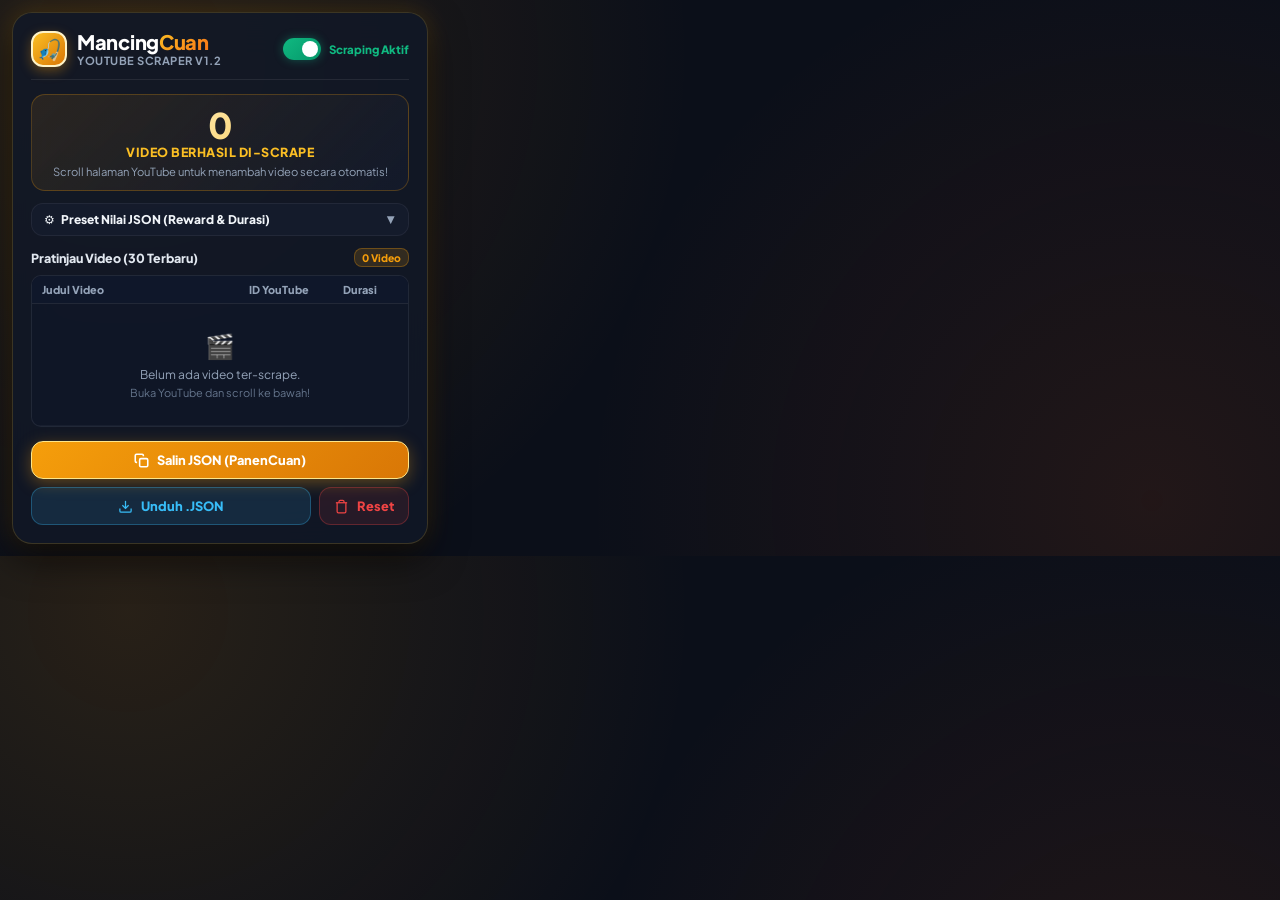
<file: scrapperyt/popup.html>
<!DOCTYPE html>
<html lang="id">
<head>
  <meta charset="UTF-8">
  <meta name="viewport" content="width=device-width, initial-scale=1.0">
  <title>PanenCuan YT Scrapper</title>
  <link rel="preconnect" href="https://fonts.googleapis.com">
  <link rel="preconnect" href="https://fonts.gstatic.com" crossorigin>
  <link href="https://fonts.googleapis.com/css2?family=Plus+Jakarta+Sans:wght@500;600;700;800;900&display=swap" rel="stylesheet">
  <link rel="stylesheet" href="popup.css">
</head>
<body>
  <div class="glass-card">
    <!-- Toast Notification -->
    <div id="toast" class="toast">
      <span class="toast-icon">🎣</span>
      <span id="toastMsg">JSON berhasil disalin!</span>
    </div>

    <!-- Header -->
    <header class="header">
      <div class="logo-area">
        <div class="logo-icon-wrap">
          <span style="font-size: 20px;">🎣</span>
        </div>
        <div>
          <h1 class="title">Mancing<span class="accent-text">Cuan</span></h1>
          <div class="sub-title">YouTube Scraper v1.2</div>
        </div>
      </div>
      
      <!-- Status Badge / Toggle Switch -->
      <div class="status-control">
        <label class="switch" title="Aktifkan / Jeda Scraping Otomatis">
          <input type="checkbox" id="scrapingToggle" checked>
          <span class="slider round"></span>
        </label>
        <span class="status-label" id="statusLabel">Scraping Aktif</span>
      </div>
    </header>

    <!-- Stats & Counter -->
    <section class="stats-container">
      <div class="stat-card">
        <div class="stat-value" id="scrapedCount">0</div>
        <div class="stat-label">Video Berhasil Di-scrape</div>
        <div class="stat-hint">Scroll halaman YouTube untuk menambah video secara otomatis!</div>
      </div>
    </section>

    <!-- Variable Settings Card -->
    <section class="settings-card">
      <div class="settings-header" id="toggleSettingsBtn">
        <div class="settings-title">
          <span>⚙️</span> Preset Nilai JSON (Reward & Durasi)
        </div>
        <span class="settings-toggle-icon" id="settingsArrow">▼</span>
      </div>

      <div class="settings-body" id="settingsBody">
        <div style="margin-bottom:8px">
          <label class="input-label">Metode Penentuan Reward:</label>
          <div style="display:flex;gap:12px;font-size:0.72rem;margin-top:3px">
            <label style="cursor:pointer;color:#fbbf24;font-weight:700">
              <input type="radio" name="ext_calc_mode" value="rate" checked id="ext_calc_rate"> ⚡ Rasio Durasi
            </label>
            <label style="cursor:pointer;color:#94a3b8">
              <input type="radio" name="ext_calc_mode" value="random" id="ext_calc_rand"> Range Acak
            </label>
          </div>
        </div>

        <!-- Rasio Section -->
        <div id="ext_rate_wrap">
          <div class="form-row">
            <div class="form-col">
              <label class="input-label">Benefit Reward (Rp)</label>
              <input type="number" id="extRateAmount" value="2000" min="1" step="10" style="padding:6px 8px;border-radius:8px;background:#0f172a;border:1px solid rgba(255,255,255,0.12);color:#fff;font-size:0.75rem;font-weight:700;width:100%">
            </div>
            <div class="form-col">
              <label class="input-label">Per Berapa Detik</label>
              <input type="number" id="extRateSeconds" value="60" min="1" style="padding:6px 8px;border-radius:8px;background:#0f172a;border:1px solid rgba(255,255,255,0.12);color:#fff;font-size:0.75rem;font-weight:700;width:100%">
            </div>
          </div>
          <div class="input-hint" style="margin-top:3px;color:#38bdf8">Cth: Rp 2.000 per 60 dtk (1 menit)</div>
        </div>

        <!-- Range Section -->
        <div id="ext_range_wrap" style="display:none">
          <div class="form-row">
            <div class="form-col">
              <label class="input-label">Benefit / Reward (Rp)</label>
              <div class="range-inputs">
                <input type="number" id="rewardMin" placeholder="Min (50)" value="50" min="1" step="1">
                <span>-</span>
                <input type="number" id="rewardMax" placeholder="Max (200)" value="200" min="1" step="1">
              </div>
              <div class="input-hint">Acak antara min - max</div>
            </div>
          </div>
        </div>

        <div class="form-row" style="margin-top:8px">
          <div class="form-col">
            <label class="input-label">Durasi Tonton Default (Detik)</label>
            <div class="range-inputs">
              <input type="number" id="durationMin" placeholder="Min (15)" value="15" min="5" step="1">
              <span>-</span>
              <input type="number" id="durationMax" placeholder="Max (60)" value="60" min="5" step="1">
            </div>
            <div class="input-hint">Dipakai jika durasi YouTube tidak terdeteksi</div>
          </div>
        </div>
      </div>
    </section>

    <!-- Scraped List Preview -->
    <section class="preview-section">
      <div class="preview-header">
        <h2 class="section-title">Pratinjau Video (30 Terbaru)</h2>
        <span class="preview-badge" id="previewBadge">0 Video</span>
      </div>
      <div class="table-container">
        <table class="preview-table">
          <thead>
            <tr>
              <th width="55%">Judul Video</th>
              <th width="25%">ID YouTube</th>
              <th width="20%">Durasi</th>
            </tr>
          </thead>
          <tbody id="previewTableBody">
            <tr class="empty-row">
              <td colspan="3">
                <div class="empty-state">
                  <div style="font-size:24px;margin-bottom:6px;">🎬</div>
                  <div>Belum ada video ter-scrape.</div>
                  <div style="font-size:11px;color:#64748b;margin-top:4px;">Buka YouTube dan scroll ke bawah!</div>
                </div>
              </td>
            </tr>
          </tbody>
        </table>
      </div>
    </section>

    <!-- Actions Section -->
    <footer class="footer-actions">
      <button id="copyJsonBtn" class="btn btn-primary" title="Salin seluruh data video ke clipboard dalam format JSON">
        <svg viewBox="0 0 24 24" class="btn-icon" fill="none" stroke="currentColor" stroke-width="2.5">
          <rect x="9" y="9" width="13" height="13" rx="2" ry="2"></rect>
          <path d="M5 15H4a2 2 0 0 1-2-2V4a2 2 0 0 1 2-2h9a2 2 0 0 1 2 2v1"></path>
        </svg>
        Salin JSON (PanenCuan)
      </button>

      <div class="sub-actions">
        <button id="downloadJsonBtn" class="btn btn-secondary" title="Download file .json">
          <svg viewBox="0 0 24 24" class="btn-icon" fill="none" stroke="currentColor" stroke-width="2">
            <path d="M21 15v4a2 2 0 0 1-2 2H5a2 2 0 0 1-2-2v-4"></path>
            <polyline points="7 10 12 15 17 10"></polyline>
            <line x1="12" y1="15" x2="12" y2="3"></line>
          </svg>
          Unduh .JSON
        </button>

        <button id="clearBtn" class="btn btn-danger" title="Bersihkan cache scraper">
          <svg viewBox="0 0 24 24" class="btn-icon" fill="none" stroke="currentColor" stroke-width="2">
            <polyline points="3 6 5 6 21 6"></polyline>
            <path d="M19 6v14a2 2 0 0 1-2 2H7a2 2 0 0 1-2-2V6m3 0V4a2 2 0 0 1 2-2h4a2 2 0 0 1 2 2v2"></path>
          </svg>
          Reset
        </button>
      </div>
    </footer>
  </div>

  <script src="popup.js"></script>
</body>
</html>
</file>
<file: scrapperyt/popup.css>
/* popup.css - PanenCuan Modern Amber & Dark Theme */

:root {
  --bg-dark: #0b0f19;
  --panel-bg: rgba(17, 24, 39, 0.85);
  --border-color: rgba(251, 191, 36, 0.18);
  --border-subtle: rgba(255, 255, 255, 0.08);
  --text-primary: #f8fafc;
  --text-secondary: #94a3b8;
  --accent-amber: #f59e0b;
  --accent-gold: #fbbf24;
  --accent-orange: #ea580c;
  --accent-green: #10b981;
  --accent-red: #ef4444;
  --font-family: 'Plus Jakarta Sans', system-ui, -apple-system, sans-serif;
  --shadow-main: 0 16px 36px rgba(0, 0, 0, 0.6);
  --amber-glow: 0 0 25px rgba(245, 158, 11, 0.2);
}

* {
  box-sizing: border-box;
  margin: 0;
  padding: 0;
}

body {
  width: 440px;
  background-color: var(--bg-dark);
  font-family: var(--font-family);
  color: var(--text-primary);
  overflow-x: hidden;
  padding: 12px;
  background-image: 
    radial-gradient(circle at 10% 10%, rgba(245, 158, 11, 0.12) 0%, transparent 45%),
    radial-gradient(circle at 90% 90%, rgba(234, 88, 12, 0.1) 0%, transparent 45%);
}

.glass-card {
  background: var(--panel-bg);
  backdrop-filter: blur(20px);
  -webkit-backdrop-filter: blur(20px);
  border: 1.5px solid var(--border-color);
  border-radius: 20px;
  padding: 18px;
  box-shadow: var(--shadow-main), var(--amber-glow);
}

/* Header */
.header {
  display: flex;
  justify-content: space-between;
  align-items: center;
  border-bottom: 1px solid var(--border-subtle);
  padding-bottom: 12px;
  margin-bottom: 14px;
}

.logo-area {
  display: flex;
  align-items: center;
  gap: 10px;
}

.logo-icon-wrap {
  width: 36px;
  height: 36px;
  border-radius: 12px;
  background: linear-gradient(135deg, #fbbf24, #d97706);
  border: 2px solid #fef3c7;
  display: flex;
  align-items: center;
  justify-content: center;
  box-shadow: 0 4px 12px rgba(245, 158, 11, 0.35);
}

.title {
  font-size: 1.25rem;
  font-weight: 900;
  letter-spacing: -0.3px;
  line-height: 1.1;
  color: #fff;
}

.accent-text {
  background: linear-gradient(135deg, #fbbf24, #f97316);
  -webkit-background-clip: text;
  -webkit-text-fill-color: transparent;
}

.sub-title {
  font-size: 0.7rem;
  font-weight: 700;
  color: var(--text-secondary);
  text-transform: uppercase;
  letter-spacing: 0.5px;
}

/* Switch */
.status-control {
  display: flex;
  align-items: center;
  gap: 8px;
}

.switch {
  position: relative;
  display: inline-block;
  width: 38px;
  height: 22px;
}

.switch input {
  opacity: 0;
  width: 0;
  height: 0;
}

.slider {
  position: absolute;
  cursor: pointer;
  inset: 0;
  background-color: #334155;
  transition: 0.25s cubic-bezier(0.4, 0, 0.2, 1);
  border-radius: 22px;
}

.slider:before {
  position: absolute;
  content: "";
  height: 16px;
  width: 16px;
  left: 3px;
  bottom: 3px;
  background-color: white;
  transition: 0.25s cubic-bezier(0.4, 0, 0.2, 1);
  border-radius: 50%;
}

input:checked + .slider {
  background: linear-gradient(135deg, #10b981, #059669);
  box-shadow: 0 0 10px rgba(16, 185, 129, 0.4);
}

input:checked + .slider:before {
  transform: translateX(16px);
}

.status-label {
  font-size: 0.72rem;
  font-weight: 800;
  color: var(--accent-green);
}

/* Stats */
.stats-container {
  margin-bottom: 12px;
}

.stat-card {
  background: linear-gradient(135deg, rgba(245, 158, 11, 0.1), rgba(20, 27, 45, 0.7));
  border: 1px solid rgba(245, 158, 11, 0.25);
  border-radius: 14px;
  padding: 12px 14px;
  text-align: center;
}

.stat-value {
  font-size: 2.2rem;
  font-weight: 900;
  line-height: 1;
  background: linear-gradient(135deg, #ffffff, #fbbf24);
  -webkit-background-clip: text;
  -webkit-text-fill-color: transparent;
  margin-bottom: 2px;
}

.stat-label {
  font-size: 0.78rem;
  font-weight: 800;
  color: #fbbf24;
  text-transform: uppercase;
  letter-spacing: 0.5px;
}

.stat-hint {
  font-size: 0.7rem;
  color: var(--text-secondary);
  margin-top: 4px;
}

/* Settings Card */
.settings-card {
  background: rgba(15, 23, 42, 0.6);
  border: 1px solid var(--border-subtle);
  border-radius: 12px;
  margin-bottom: 12px;
  overflow: hidden;
}

.settings-header {
  padding: 8px 12px;
  display: flex;
  align-items: center;
  justify-content: space-between;
  cursor: pointer;
  user-select: none;
  background: rgba(255, 255, 255, 0.02);
  transition: background 0.15s;
}

.settings-header:hover {
  background: rgba(255, 255, 255, 0.05);
}

.settings-title {
  font-size: 0.75rem;
  font-weight: 800;
  color: #f1f5f9;
  display: flex;
  align-items: center;
  gap: 6px;
}

.settings-toggle-icon {
  font-size: 0.65rem;
  color: var(--text-secondary);
  transition: transform 0.2s;
}

.settings-body {
  padding: 10px 12px;
  border-top: 1px solid var(--border-subtle);
  display: none;
}

.settings-body.show {
  display: block;
}

.form-row {
  display: flex;
  gap: 10px;
}

.form-col {
  flex: 1;
}

.input-label {
  display: block;
  font-size: 0.68rem;
  font-weight: 700;
  color: var(--text-secondary);
  margin-bottom: 4px;
}

.range-inputs {
  display: flex;
  align-items: center;
  gap: 5px;
}

.range-inputs input {
  flex: 1;
  width: 100%;
  padding: 6px 8px;
  border-radius: 8px;
  background: #0f172a;
  border: 1px solid rgba(255, 255, 255, 0.12);
  color: #fff;
  font-size: 0.75rem;
  font-weight: 700;
  text-align: center;
  outline: none;
  font-family: inherit;
}

.range-inputs input:focus {
  border-color: var(--accent-amber);
}

.range-inputs span {
  font-size: 0.75rem;
  color: var(--text-secondary);
}

.input-hint {
  font-size: 0.62rem;
  color: #64748b;
  margin-top: 3px;
}

/* Preview Section */
.preview-section {
  margin-bottom: 14px;
}

.preview-header {
  display: flex;
  align-items: center;
  justify-content: space-between;
  margin-bottom: 8px;
}

.section-title {
  font-size: 0.78rem;
  font-weight: 800;
  color: #e2e8f0;
}

.preview-badge {
  font-size: 0.65rem;
  font-weight: 800;
  padding: 2px 7px;
  border-radius: 8px;
  background: rgba(245, 158, 11, 0.15);
  color: var(--accent-amber);
  border: 1px solid rgba(245, 158, 11, 0.3);
}

.table-container {
  max-height: 170px;
  overflow-y: auto;
  border: 1px solid var(--border-subtle);
  border-radius: 10px;
  background: rgba(15, 23, 42, 0.5);
}

.preview-table {
  width: 100%;
  border-collapse: collapse;
  font-size: 0.72rem;
}

.preview-table th {
  position: sticky;
  top: 0;
  background: #0f172a;
  color: var(--text-secondary);
  text-align: left;
  padding: 7px 10px;
  font-weight: 800;
  font-size: 0.68rem;
  border-bottom: 1px solid var(--border-subtle);
  z-index: 2;
}

.preview-table td {
  padding: 6px 10px;
  border-bottom: 1px solid rgba(255, 255, 255, 0.04);
  vertical-align: middle;
}

.video-title-cell {
  font-weight: 600;
  color: #f1f5f9;
  max-width: 180px;
  white-space: nowrap;
  overflow: hidden;
  text-overflow: ellipsis;
}

.yt-id-cell {
  font-family: monospace;
  color: #38bdf8;
  font-size: 0.7rem;
}

.yt-dur-cell {
  color: #fbbf24;
  font-weight: 700;
}

.empty-state {
  padding: 20px;
  text-align: center;
  color: #94a3b8;
  font-size: 0.75rem;
}

/* Actions */
.footer-actions {
  display: flex;
  flex-direction: column;
  gap: 8px;
}

.sub-actions {
  display: flex;
  gap: 8px;
}

.btn {
  display: inline-flex;
  align-items: center;
  justify-content: center;
  gap: 8px;
  padding: 10px 14px;
  border-radius: 12px;
  font-family: inherit;
  font-size: 0.8rem;
  font-weight: 800;
  cursor: pointer;
  transition: all 0.2s cubic-bezier(0.4, 0, 0.2, 1);
  outline: none;
  border: none;
}

.btn-icon {
  width: 15px;
  height: 15px;
  flex-shrink: 0;
}

.btn-primary {
  width: 100%;
  background: linear-gradient(135deg, #f59e0b, #d97706);
  color: #ffffff;
  box-shadow: 0 4px 16px rgba(245, 158, 11, 0.35);
  border: 1px solid #fde68a;
}

.btn-primary:hover {
  transform: translateY(-1.5px);
  box-shadow: 0 6px 20px rgba(245, 158, 11, 0.5);
}

.btn-primary:active {
  transform: translateY(0);
}

.btn-secondary {
  flex: 1;
  background: rgba(56, 189, 248, 0.12);
  color: #38bdf8;
  border: 1px solid rgba(56, 189, 248, 0.3);
}

.btn-secondary:hover {
  background: rgba(56, 189, 248, 0.2);
}

.btn-danger {
  padding: 10px 14px;
  background: rgba(239, 68, 68, 0.1);
  color: #ef4444;
  border: 1px solid rgba(239, 68, 68, 0.3);
}

.btn-danger:hover {
  background: rgba(239, 68, 68, 0.2);
}

/* Toast */
.toast {
  position: fixed;
  top: 12px;
  left: 50%;
  transform: translate(-50%, -20px);
  background: rgba(15, 23, 42, 0.95);
  backdrop-filter: blur(12px);
  border: 1.5px solid #fbbf24;
  box-shadow: 0 8px 25px rgba(0,0,0,0.6), 0 0 15px rgba(245, 158, 11, 0.25);
  border-radius: 12px;
  padding: 8px 14px;
  display: flex;
  align-items: center;
  gap: 8px;
  z-index: 999;
  opacity: 0;
  pointer-events: none;
  transition: all 0.3s cubic-bezier(0.175, 0.885, 0.32, 1.275);
}

.toast.show {
  opacity: 1;
  transform: translate(-50%, 0);
  pointer-events: auto;
}

#toastMsg {
  font-size: 0.75rem;
  font-weight: 800;
  color: #fef08a;
}
</file>
